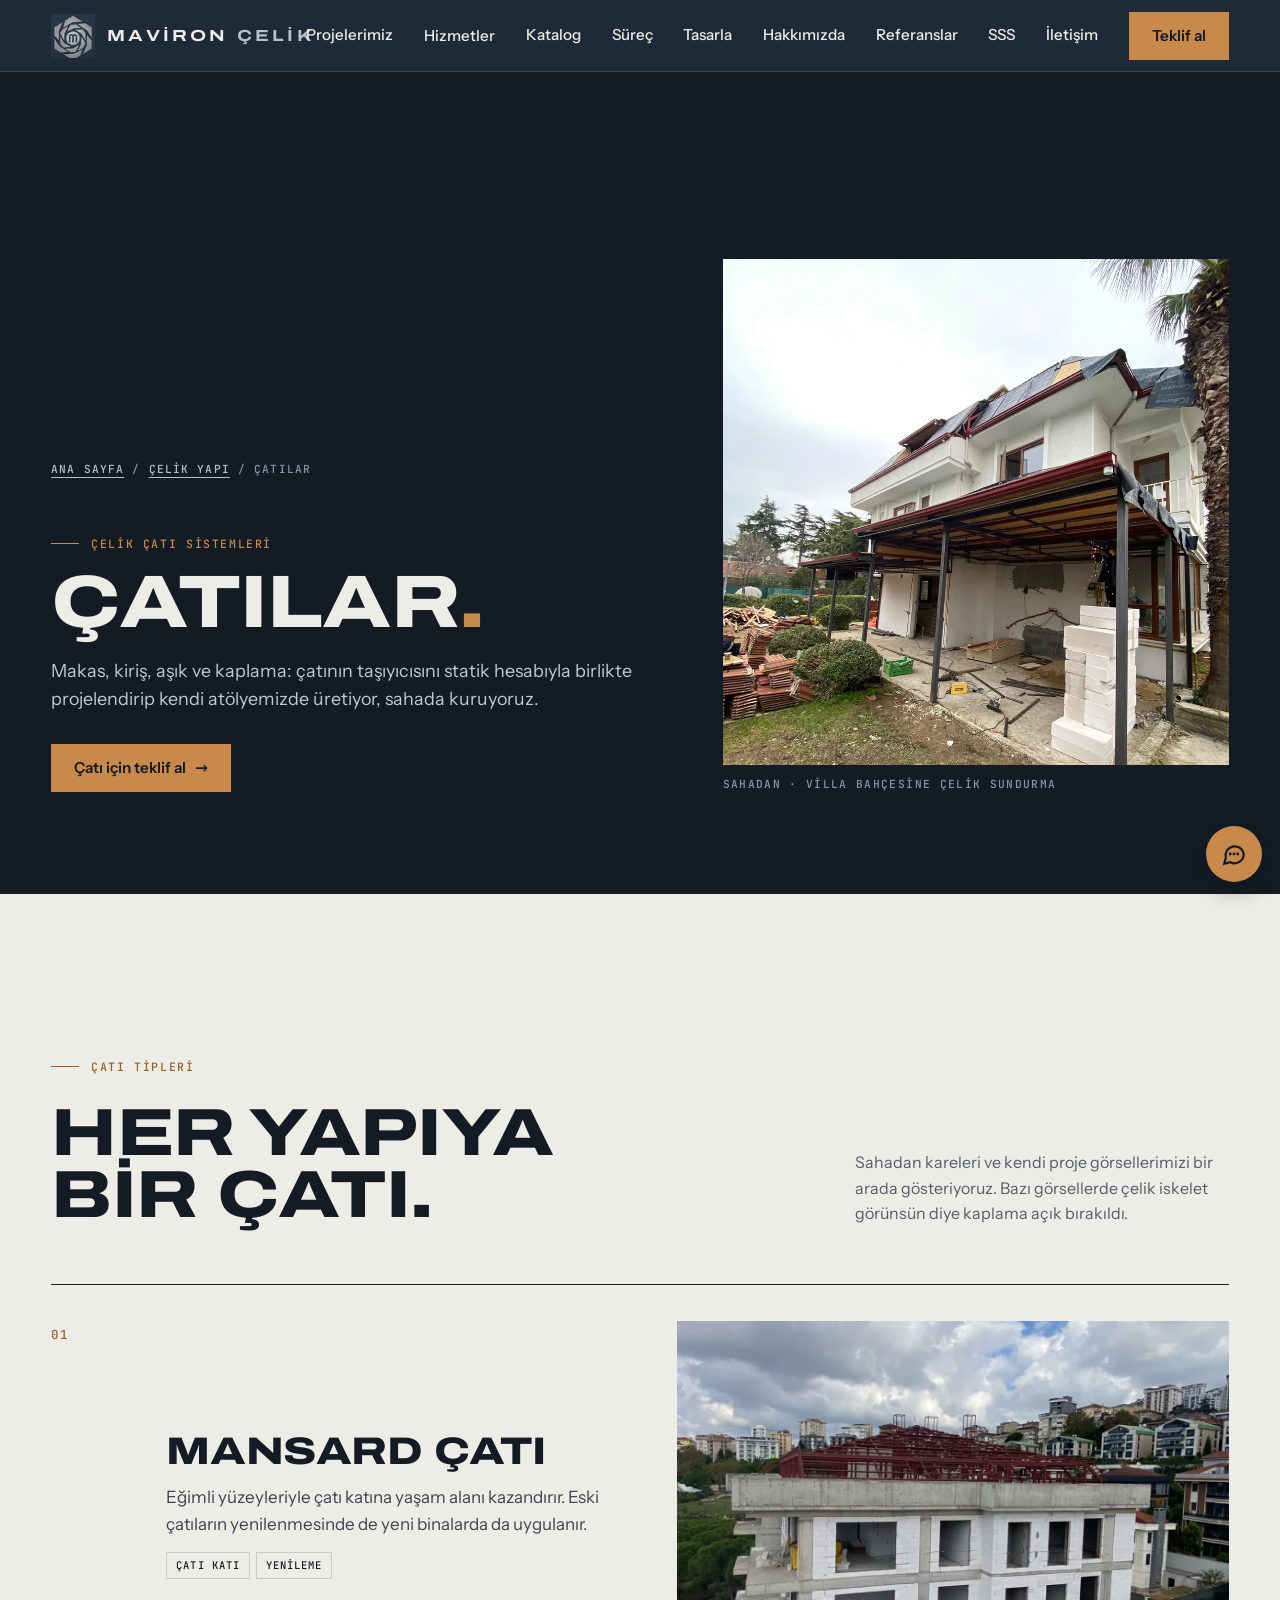
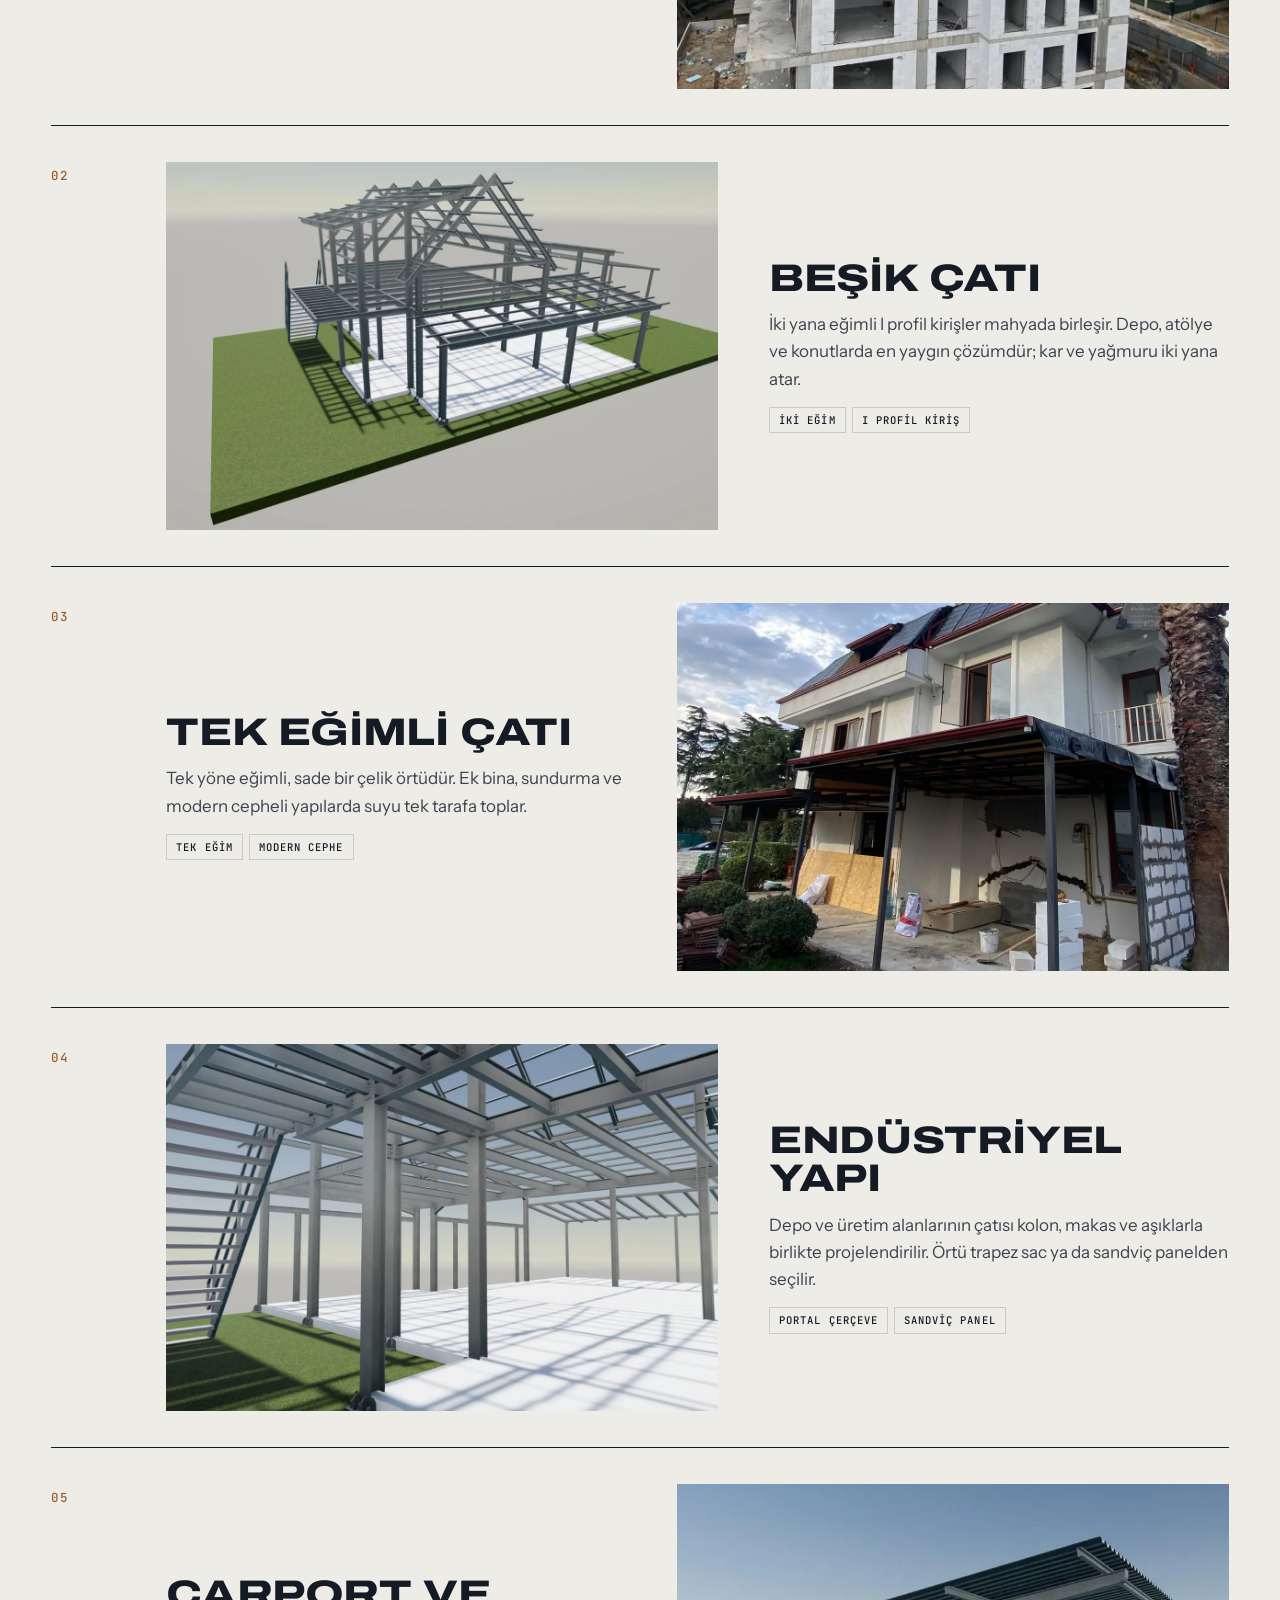
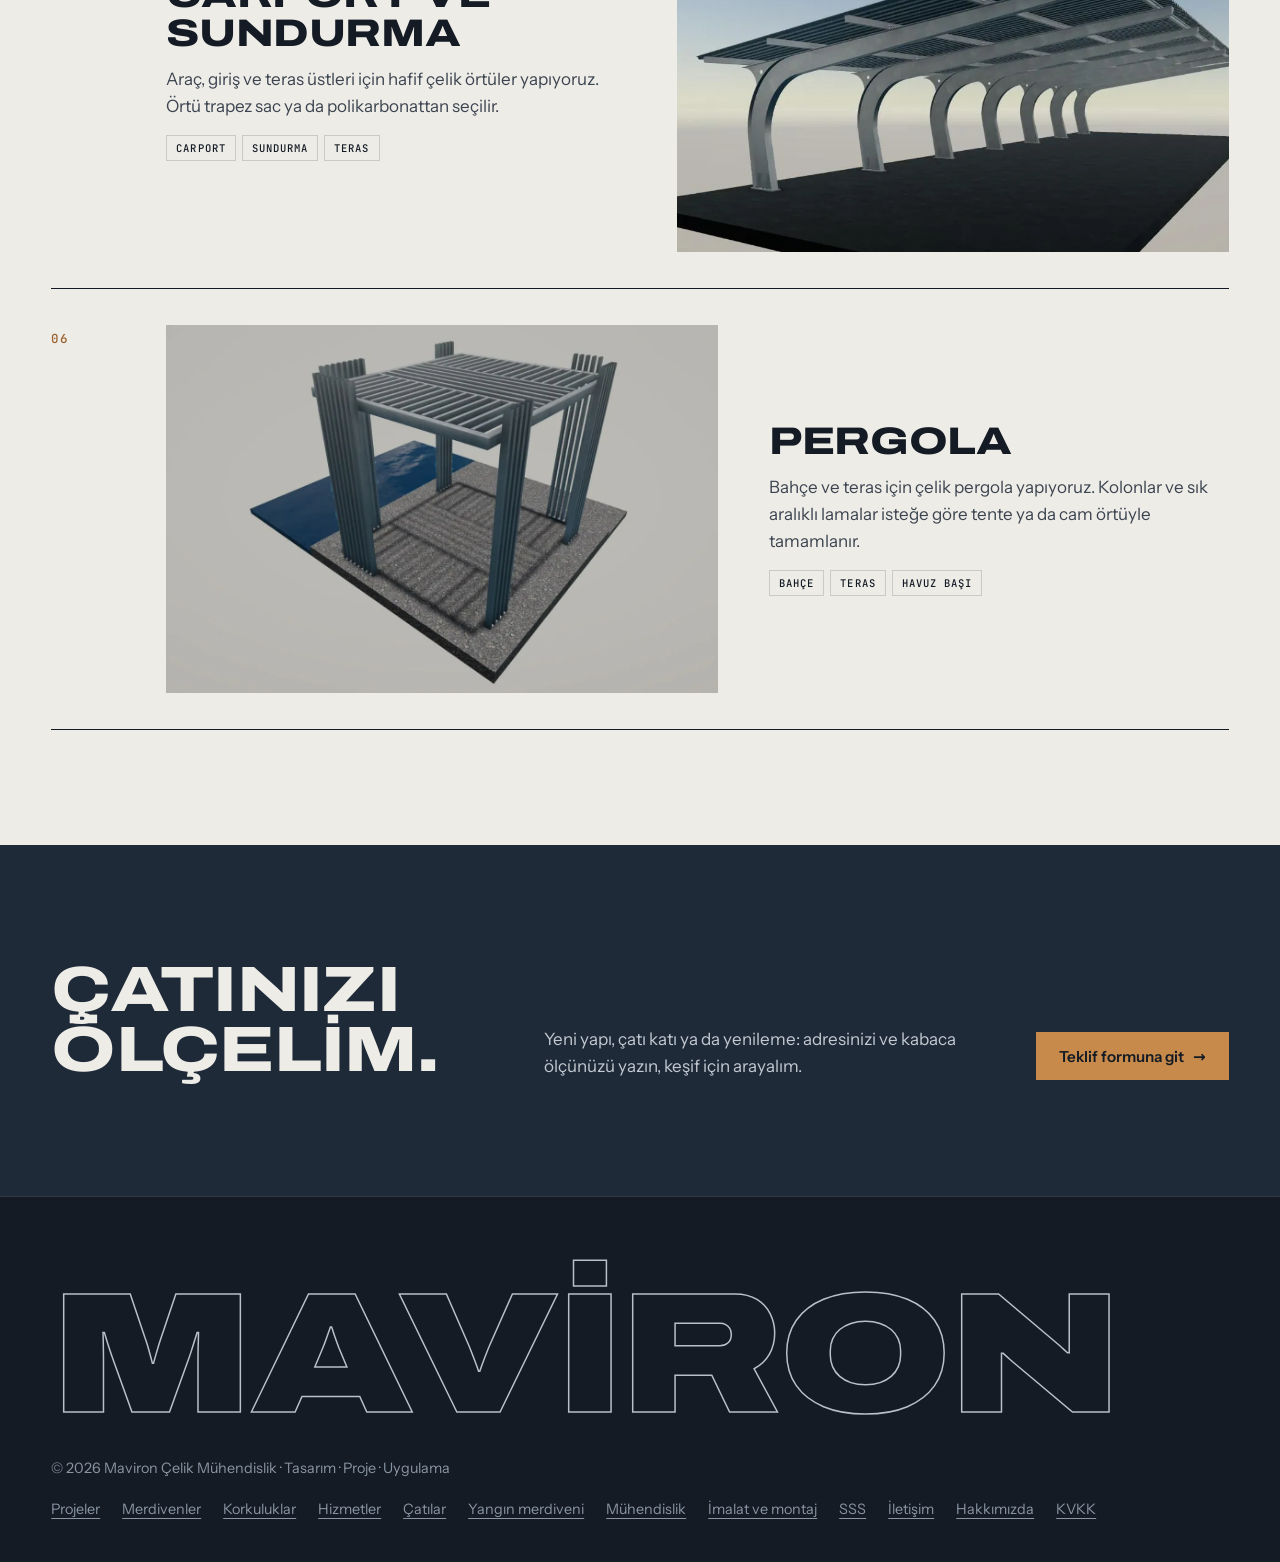
<file: catilar.html>
<!doctype html>
<html lang="tr">
<head>
<meta charset="utf-8">
<meta name="viewport" content="width=device-width, initial-scale=1">
<title>Çelik Çatı Sistemleri | Maviron Çelik</title>
<meta name="description" content="Mansard, beşik ve tek eğimli çelik çatı, endüstriyel yapı, carport ve sundurma. Çelik konstrüksiyon proje, üretim ve montaj tek elden. 0536 377 33 70">
<meta name="theme-color" content="#141b25">
<link rel="icon" type="image/png" sizes="32x32" href="img/favicon-32.png">
<link rel="apple-touch-icon" href="img/apple-touch-icon.png">
<link rel="canonical" href="https://mavironcelik.com.tr/catilar.html">
<meta property="og:type" content="website">
<meta property="og:url" content="https://mavironcelik.com.tr/catilar.html">
<meta property="og:site_name" content="Maviron Çelik Mühendislik">
<meta property="og:locale" content="tr_TR">
<meta property="og:title" content="Çelik Çatı Sistemleri | Maviron Çelik">
<meta property="og:description" content="Mansard, beşik ve tek eğimli çelik çatı, endüstriyel yapı, carport ve sundurma. Çelik konstrüksiyon proje, üretim ve montaj tek elden. 0536 377 33 70">
<meta property="og:image" content="https://mavironcelik.com.tr/img/catilar/besik.webp">
<meta property="og:image:alt" content="Beşik çatılı çelik konstrüksiyon yapı">
<meta name="twitter:card" content="summary_large_image">
<meta name="twitter:title" content="Çelik Çatı Sistemleri | Maviron Çelik">
<meta name="twitter:description" content="Mansard, beşik ve tek eğimli çelik çatı, endüstriyel yapı, carport ve sundurma. Çelik konstrüksiyon proje, üretim ve montaj tek elden. 0536 377 33 70">
<meta name="twitter:image" content="https://mavironcelik.com.tr/img/catilar/besik.webp">
<link rel="preload" href="fonts/archivo-latin.woff2" as="font" type="font/woff2" crossorigin>
<link rel="preload" href="fonts/instrument-sans-latin.woff2" as="font" type="font/woff2" crossorigin>
<link rel="stylesheet" href="css/site.css?v=31">
<script src="js/nav.js?v=3" defer></script>
</head>
<body class="subpage">
<a class="skip" href="#ana">İçeriğe geç</a>

<header class="site-header">
  <a class="brand" href="index.html" aria-label="Maviron Çelik ana sayfa"><img src="img/mark.webp" width="128" height="128" alt=""><span><b>Maviron</b> Çelik</span></a>
  <button class="menu-toggle" aria-expanded="false" aria-controls="nav" aria-label="Menüyü aç">
    <svg viewBox="0 0 24 24" fill="none" stroke="currentColor" stroke-width="2" stroke-linecap="square" aria-hidden="true"><path d="M3 7h18M3 12h18M3 17h12"/></svg>
  </button>
  <nav class="nav" id="nav" aria-label="Ana menü">
    <a href="projeler.html">Projelerimiz</a>
    <div class="nav__group long">
      <a href="index.html#hizmetler">Hizmetler</a>
      <div class="nav__sub">
        <a href="mimari-celik.html">Mimari çelik uygulamalar</a>
        <a href="celik-yapi.html">Çelik yapı sistemleri</a>
        <a href="muhendislik.html">Mühendislik ve projelendirme</a>
        <a href="imalat-montaj.html">İmalat ve montaj</a>
      </div>
    </div>
    <a class="long" href="katalog/Maviron-Celik-Katalog-2026.pdf" target="_blank" rel="noopener" type="application/pdf">Katalog</a>
    <a class="long" href="index.html#surec">Süreç</a>
    <a href="index.html#tasarla">Tasarla</a>
    <a class="long xl" href="hakkimizda.html">Hakkımızda</a>
    <a class="long xl" href="index.html#referanslar">Referanslar</a>
    <a href="index.html#sss">SSS</a>
    <a href="index.html#iletisim">İletişim</a>
    <a class="btn" href="index.html#teklif">Teklif al</a>
  </nav>
</header>

<main id="ana">
  <section class="page-hero page-hero--split" aria-labelledby="page-title">
    <div>
    <nav class="crumbs mono" aria-label="Konum"><a href="index.html">Ana sayfa</a> / <a href="celik-yapi.html">Çelik yapı</a> / <span aria-current="page">Çatılar</span></nav>
    <p class="eyebrow">Çelik çatı sistemleri</p>
    <h1 class="page-hero__title wide" id="page-title">Çatılar<em>.</em></h1>
    <p class="page-hero__lede">Makas, kiriş, aşık ve kaplama: çatının taşıyıcısını statik hesabıyla birlikte projelendirip kendi atölyemizde üretiyor, sahada kuruyoruz.</p>
    <div class="page-hero__actions"><a class="btn" href="index.html?is=%C3%87at%C4%B1#teklif">Çatı için teklif al <span class="arrow" aria-hidden="true">→</span></a></div>
    </div>
    <figure class="page-hero__figure">
      <img src="img/yapi/sundurma.webp" width="1000" height="1000" fetchpriority="high" alt="Montaj sırasında bir villanın bahçe cephesi boyunca kurulan, kare profil kolonlu çelik sundurma çatısı">
      <figcaption class="mono">Sahadan · villa bahçesine çelik sundurma</figcaption>
    </figure>
  </section>

  <section class="rails" aria-labelledby="roofs-title">
    <div class="section-head">
      <div>
        <p class="eyebrow">Çatı tipleri</p>
        <h2 class="section-title wide" id="roofs-title">Her yapıya<br>bir çatı.</h2>
      </div>
      <p class="section-note">Sahadan kareleri ve kendi proje görsellerimizi bir arada gösteriyoruz. Bazı görsellerde çelik iskelet görünsün diye kaplama açık bırakıldı.</p>
    </div>
    <ol class="rails__list">
      <li class="rail"><span class="rail__n mono">01</span><div><h3 class="wide">Mansard çatı</h3><p>Eğimli yüzeyleriyle çatı katına yaşam alanı kazandırır. Eski çatıların yenilenmesinde de yeni binalarda da uygulanır.</p><ul><li>Çatı katı</li><li>Yenileme</li></ul></div><img src="img/yapi/kafes-saha.webp" width="1200" height="800" loading="lazy" alt="Çelik kolonlar üzerinde üçgen çatı makasları ve aşıklarıyla kurulmuş konut iskeletinin proje görseli"></li>
      <li class="rail"><span class="rail__n mono">02</span><div><h3 class="wide">Beşik çatı</h3><p>İki yana eğimli I profil kirişler mahyada birleşir. Depo, atölye ve konutlarda en yaygın çözümdür; kar ve yağmuru iki yana atar.</p><ul><li>İki eğim</li><li>I profil kiriş</li></ul></div><img src="img/yapi/besik.webp" width="1200" height="800" loading="lazy" alt="Beşik çatı makasları, verandası ve dış merdiveniyle çelik karkas konutun proje görseli"></li>
      <li class="rail"><span class="rail__n mono">03</span><div><h3 class="wide">Tek eğimli çatı</h3><p>Tek yöne eğimli, sade bir çelik örtüdür. Ek bina, sundurma ve modern cepheli yapılarda suyu tek tarafa toplar.</p><ul><li>Tek eğim</li><li>Modern cephe</li></ul></div><img src="img/yapi/tek-egim.webp" width="1200" height="800" loading="lazy" alt="Villanın bahçe cephesinde, kare profil kolonlara oturan tek eğimli çelik sundurma çatısı"></li>
      <li class="rail"><span class="rail__n mono">04</span><div><h3 class="wide">Endüstriyel yapı</h3><p>Depo ve üretim alanlarının çatısı kolon, makas ve aşıklarla birlikte projelendirilir. Örtü trapez sac ya da sandviç panelden seçilir.</p><ul><li>Portal çerçeve</li><li>Sandviç panel</li></ul></div><img src="img/yapi/endustri-genis.webp" width="1200" height="800" loading="lazy" alt="Sık çelik kolonlar, kirişler ve çatı aşıklarıyla kurulmuş geniş açıklıklı çelik yapı iskeletinin proje görseli"></li>
      <li class="rail"><span class="rail__n mono">05</span><div><h3 class="wide">Carport ve sundurma</h3><p>Araç, giriş ve teras üstleri için hafif çelik örtüler yapıyoruz. Örtü trapez sac ya da polikarbonattan seçilir.</p><ul><li>Carport</li><li>Sundurma</li><li>Teras</li></ul></div><img src="img/yapi/carport-egri.webp" width="900" height="900" loading="lazy" alt="Eğri galvaniz çelik kolonlar üzerinde trapez sac örtülü, sıra halinde çok araçlık carport görselleştirmesi"></li>
      <li class="rail"><span class="rail__n mono">06</span><div><h3 class="wide">Pergola</h3><p>Bahçe ve teras için çelik pergola yapıyoruz. Kolonlar ve sık aralıklı lamalar isteğe göre tente ya da cam örtüyle tamamlanır.</p><ul><li>Bahçe</li><li>Teras</li><li>Havuz başı</li></ul></div><img src="img/yapi/pergola.webp" width="1200" height="800" loading="lazy" alt="Dikey lama kolonlar üzerinde sık yatay lamalı, havuz kenarında duran çelik pergola görselleştirmesi"></li>
    </ol>
  </section>

  <section class="page-cta" aria-labelledby="cta-title">
    <h2 class="wide" id="cta-title">Çatınızı<br>ölçelim.</h2>
    <p>Yeni yapı, çatı katı ya da yenileme: adresinizi ve kabaca ölçünüzü yazın, keşif için arayalım.</p>
    <a class="btn" href="index.html?is=%C3%87at%C4%B1#teklif">Teklif formuna git <span class="arrow" aria-hidden="true">→</span></a>
  </section>
</main>

<footer class="site-footer">
  <p class="site-footer__mark" aria-hidden="true">MAVİRON</p>
  <div class="site-footer__row">
    <span>© 2026 Maviron Çelik Mühendislik · Tasarım · Proje · Uygulama</span>
    <nav aria-label="Alt menü">
      <a href="projeler.html">Projeler</a>
      <a href="mimari-celik.html">Merdivenler</a>
      <a href="mimari-celik.html#korkuluklar">Korkuluklar</a>
      <a href="index.html#hizmetler">Hizmetler</a>
      <a href="catilar.html" aria-current="page">Çatılar</a>
      <a href="yangin-merdiveni.html">Yangın merdiveni</a>
      <a href="muhendislik.html">Mühendislik</a>
      <a href="imalat-montaj.html">İmalat ve montaj</a>
      <a href="index.html#sss">SSS</a>
      <a href="index.html#iletisim">İletişim</a>
      <a href="hakkimizda.html">Hakkımızda</a>
      <a href="kvkk.html">KVKK</a>
    </nav>
  </div>
</footer>

<!-- quick contact, bottom right; Facebook is a placeholder until the page exists -->
<div class="fab" aria-label="Hızlı iletişim" role="group">
  <button type="button" class="fab__toggle" aria-expanded="false" aria-controls="fab-list" aria-label="Hızlı iletişimi aç"><svg class="fab__chat" viewBox="0 0 24 24" fill="none" stroke="currentColor" stroke-width="2" stroke-linecap="round" aria-hidden="true"><path d="M21 12a8.5 8.5 0 0 1-12.4 7.6L3 21l1.4-5.4A8.5 8.5 0 1 1 21 12z"/><path d="M8.5 12h.01M12 12h.01M15.5 12h.01" stroke-width="2.6"/></svg><svg class="fab__x" viewBox="0 0 24 24" fill="none" stroke="currentColor" stroke-width="2.2" stroke-linecap="round" aria-hidden="true"><path d="M6 6l12 12M18 6L6 18"/></svg></button>
  <div class="fab__list" id="fab-list">
  <a class="fab__btn fab__btn--wa" href="https://wa.me/905363773370" target="_blank" rel="noopener" aria-label="WhatsApp'tan yazın"><svg viewBox="0 0 24 24" fill="currentColor" aria-hidden="true"><path d="M12 2a10 10 0 0 0-8.6 15.1L2 22l5-1.3A10 10 0 1 0 12 2zm0 18.2a8.2 8.2 0 0 1-4.2-1.2l-.3-.2-3 .8.8-2.9-.2-.3A8.2 8.2 0 1 1 12 20.2zm4.5-6.1c-.2-.1-1.5-.7-1.7-.8s-.4-.1-.6.1-.6.8-.8 1-.3.2-.5.1a6.7 6.7 0 0 1-3.3-2.9c-.3-.4.2-.4.6-1.3.1-.2 0-.3 0-.4l-.8-1.8c-.2-.5-.4-.4-.6-.4h-.5a1 1 0 0 0-.7.3 3 3 0 0 0-.9 2.2 5.2 5.2 0 0 0 1.1 2.7 11.8 11.8 0 0 0 4.5 4c1.7.7 2.3.8 3.2.6a2.7 2.7 0 0 0 1.8-1.3 2.2 2.2 0 0 0 .1-1.3c0-.1-.2-.2-.5-.3z"/></svg></a>
  <a class="fab__btn" href="https://www.instagram.com/mavironcelik/" target="_blank" rel="noopener" aria-label="Instagram: @mavironcelik"><svg viewBox="0 0 24 24" fill="none" stroke="currentColor" stroke-width="2" aria-hidden="true"><rect x="3" y="3" width="18" height="18" rx="5"/><circle cx="12" cy="12" r="4"/><circle cx="17.5" cy="6.5" r="1" fill="currentColor" stroke="none"/></svg></a>
  <a class="fab__btn" href="tel:+905363773370" aria-label="Telefonla arayın: 0536 377 33 70"><svg viewBox="0 0 24 24" fill="currentColor" aria-hidden="true"><path d="M6.6 10.8a15.1 15.1 0 0 0 6.6 6.6l2.2-2.2a1 1 0 0 1 1-.25 11.4 11.4 0 0 0 3.6.57 1 1 0 0 1 1 1V20a1 1 0 0 1-1 1A17 17 0 0 1 3 4a1 1 0 0 1 1-1h3.5a1 1 0 0 1 1 1c0 1.25.2 2.45.57 3.57a1 1 0 0 1-.25 1z"/></svg></a>
  <span class="fab__btn is-disabled" aria-disabled="true" role="img" aria-label="Facebook (yakında)" title="Facebook · yakında"><svg viewBox="0 0 24 24" fill="currentColor" aria-hidden="true"><path d="M13.5 21v-7.5h2.5l.4-3h-2.9V8.6c0-.9.25-1.5 1.5-1.5h1.5V4.4a20 20 0 0 0-2.2-.1c-2.2 0-3.7 1.3-3.7 3.8v2.4H8.1v3h2.5V21z"/></svg></span>
  </div>
</div>

</body>
</html>
</file>
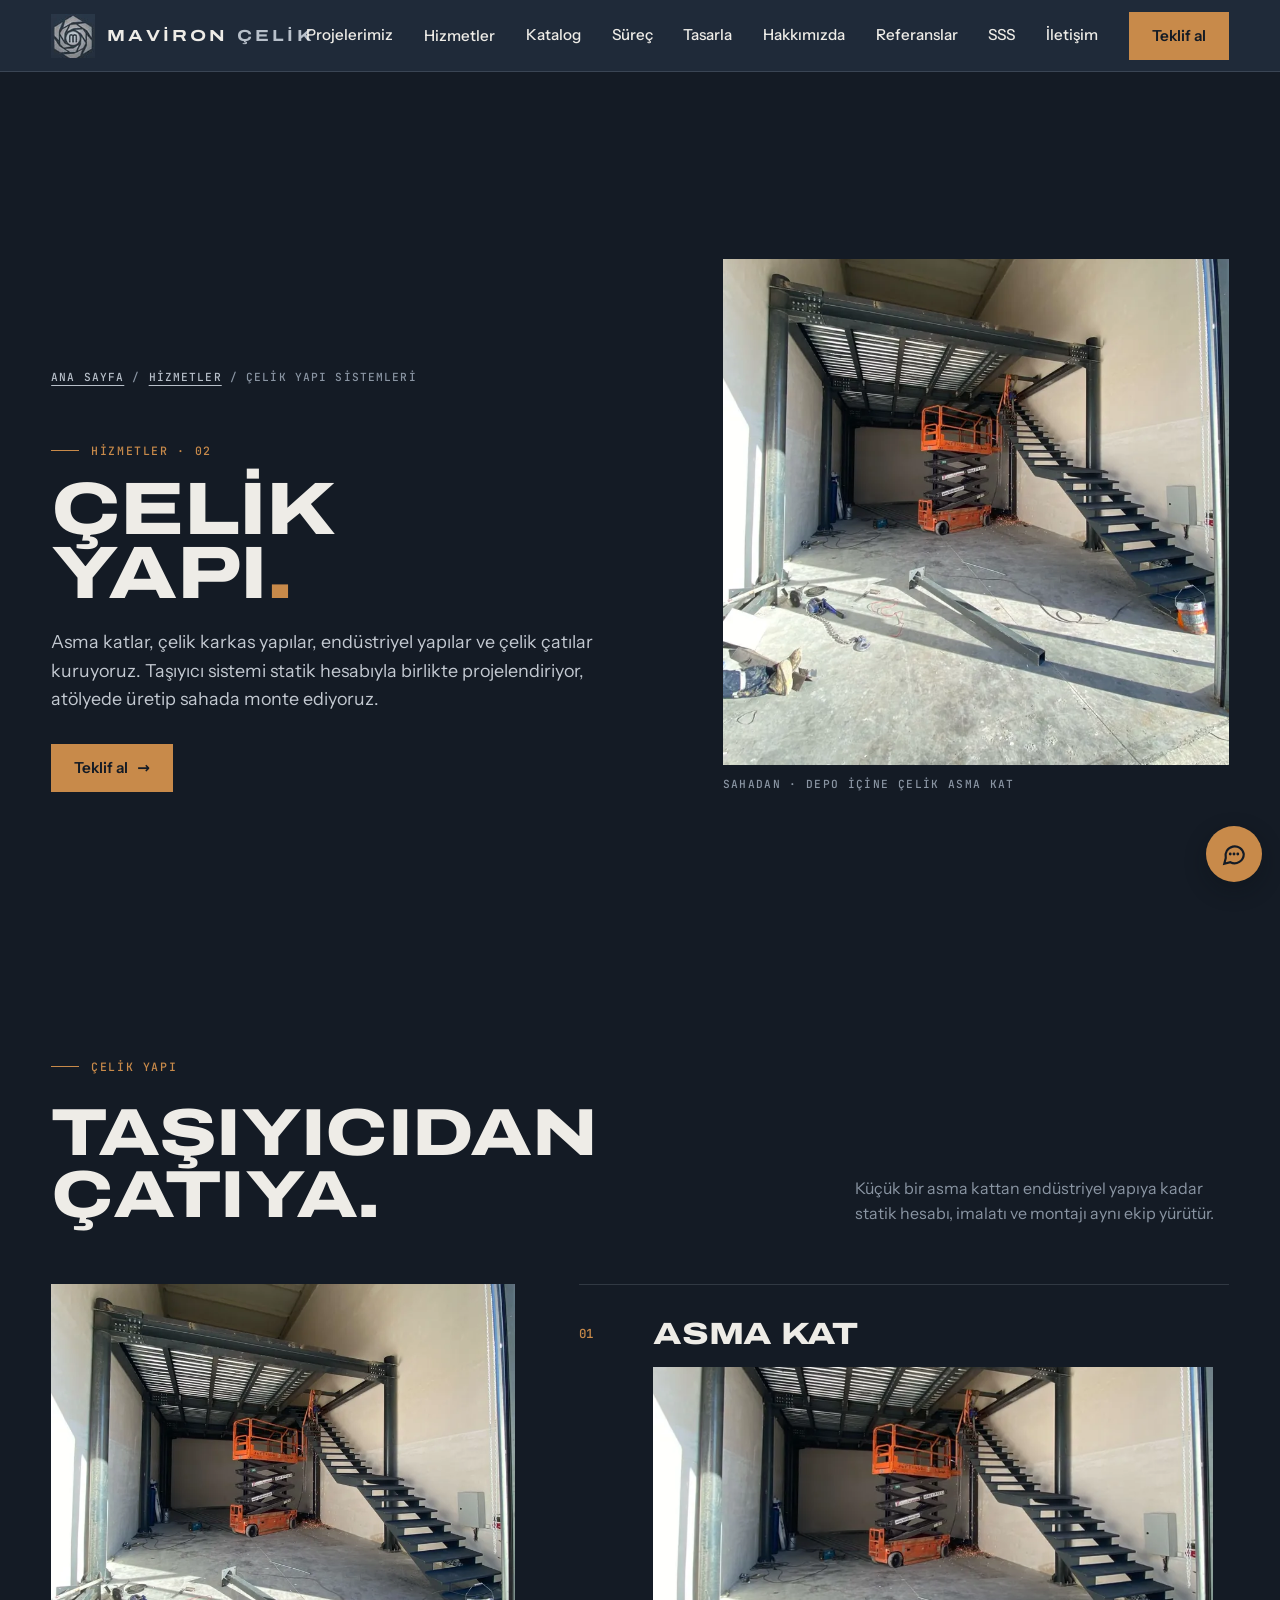
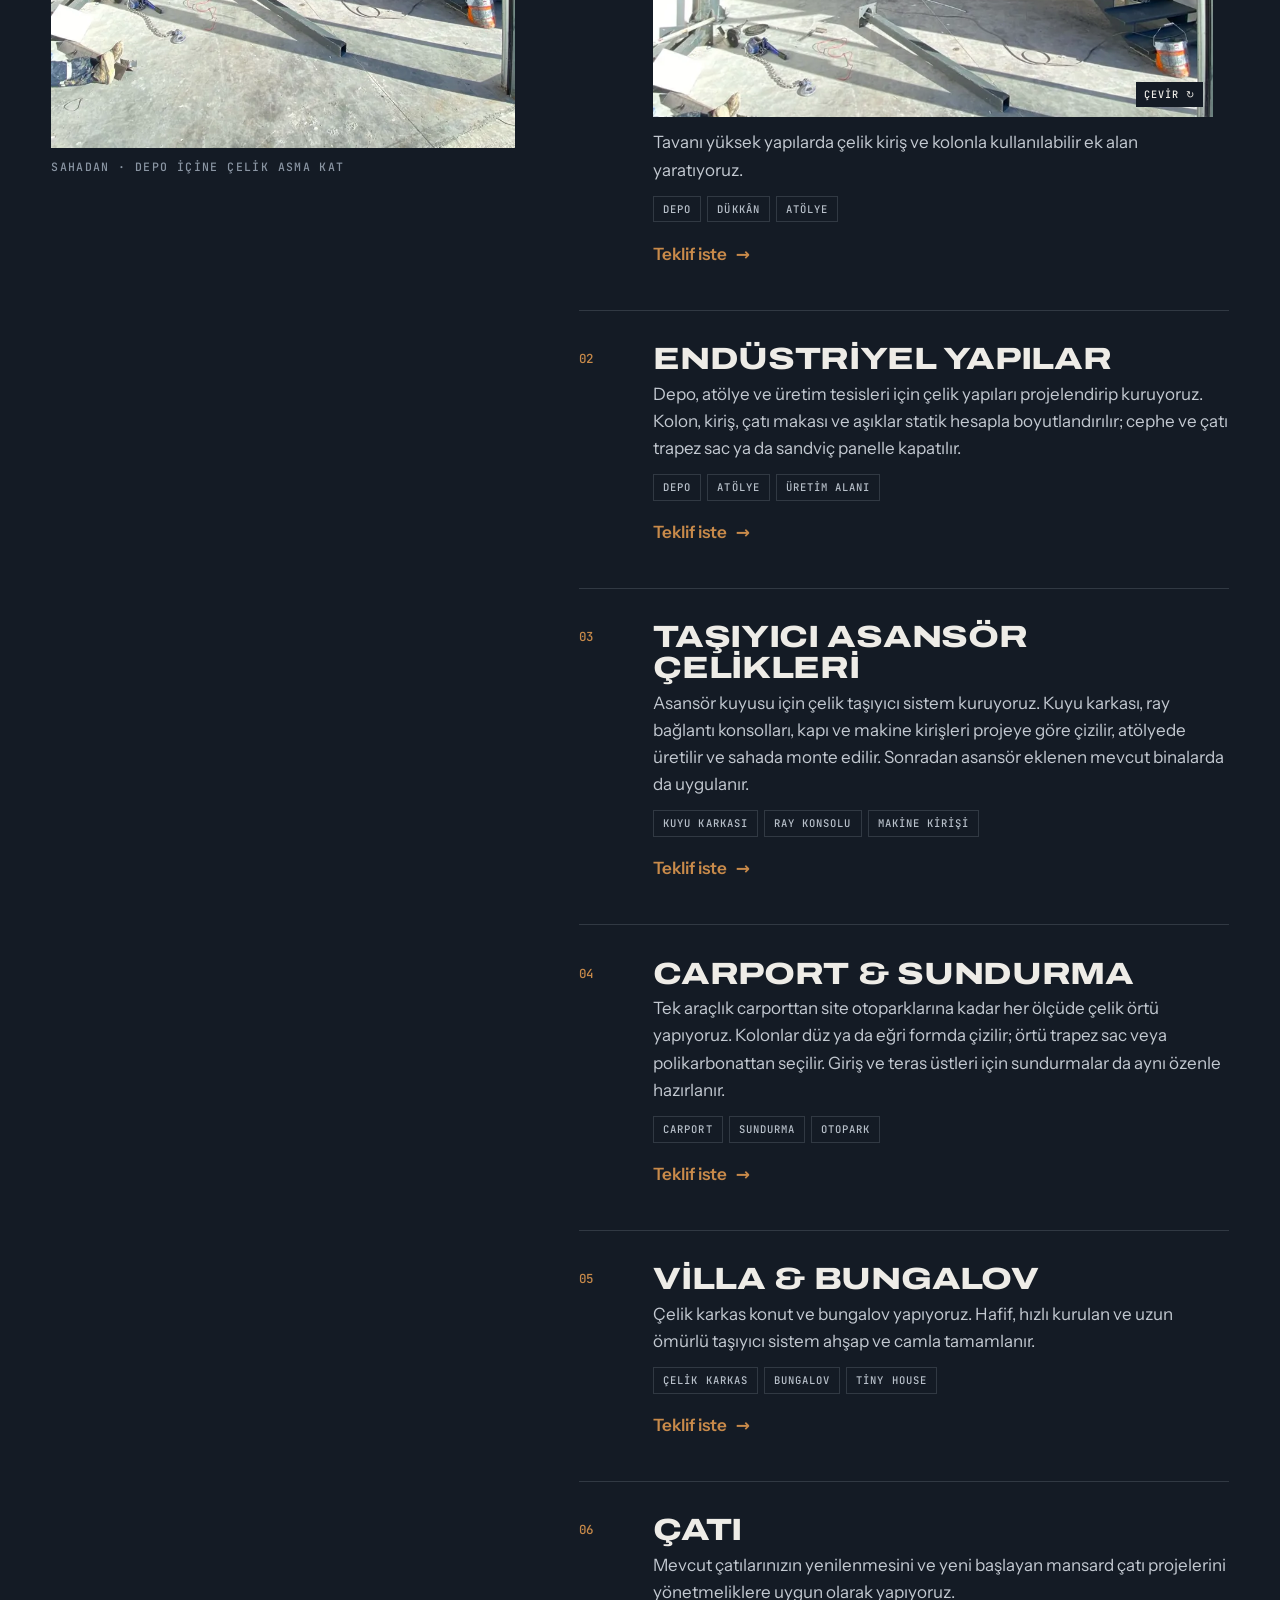
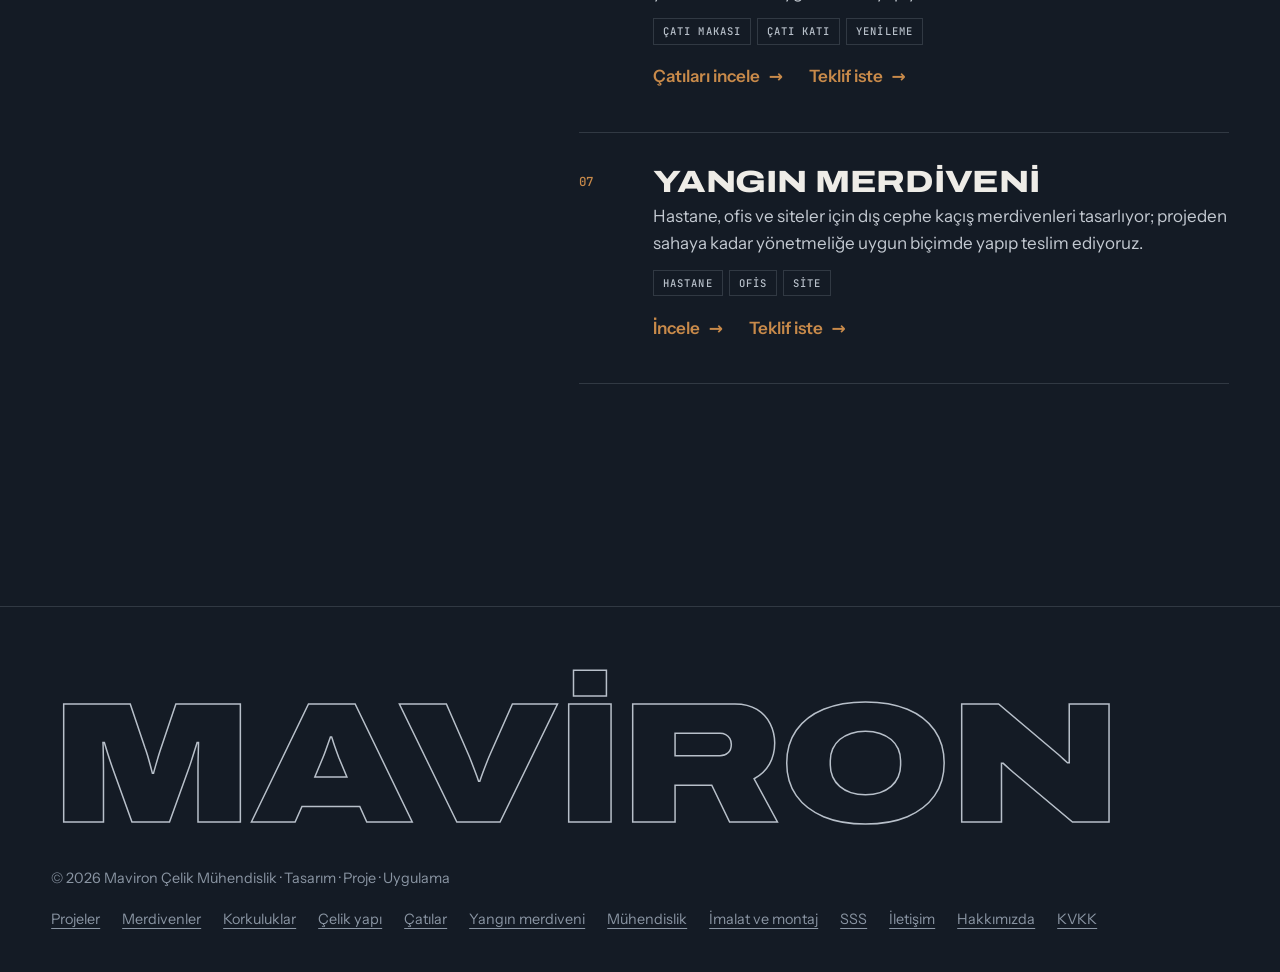
<file: celik-yapi.html>
<!doctype html>
<html lang="tr">
<head>
<meta charset="utf-8">
<meta name="viewport" content="width=device-width, initial-scale=1">
<title>Çelik Yapı Sistemleri ve Asma Kat | Maviron Çelik</title>
<meta name="description" content="Asma kat sistemleri, çelik karkas ve endüstriyel çelik yapılar, çelik çatı, carport, taşıyıcı asansör çelikleri ve yangın merdiveni: projeden montaja.">
<meta name="theme-color" content="#141b25">
<link rel="icon" type="image/png" sizes="32x32" href="img/favicon-32.png">
<link rel="apple-touch-icon" href="img/apple-touch-icon.png">
<link rel="canonical" href="https://mavironcelik.com.tr/celik-yapi.html">
<meta property="og:type" content="website">
<meta property="og:url" content="https://mavironcelik.com.tr/celik-yapi.html">
<meta property="og:site_name" content="Maviron Çelik Mühendislik">
<meta property="og:locale" content="tr_TR">
<meta property="og:title" content="Çelik Yapı Sistemleri ve Asma Kat | Maviron Çelik">
<meta property="og:description" content="Asma kat sistemleri, çelik karkas ve endüstriyel çelik yapılar, çelik çatı, carport, taşıyıcı asansör çelikleri ve yangın merdiveni: projeden montaja.">
<meta property="og:image" content="https://mavironcelik.com.tr/img/yapi/asmakat-saha.webp">
<meta property="og:image:alt" content="Montaj sırasında çelik konstrüksiyon asma kat ve çelik merdiven">
<meta name="twitter:card" content="summary_large_image">
<meta name="twitter:title" content="Çelik Yapı Sistemleri ve Asma Kat | Maviron Çelik">
<meta name="twitter:description" content="Asma kat sistemleri, çelik karkas ve endüstriyel çelik yapılar, çelik çatı, carport, taşıyıcı asansör çelikleri ve yangın merdiveni: projeden montaja.">
<meta name="twitter:image" content="https://mavironcelik.com.tr/img/yapi/asmakat-saha.webp">
<link rel="preload" href="fonts/archivo-latin.woff2" as="font" type="font/woff2" crossorigin>
<link rel="preload" href="fonts/instrument-sans-latin.woff2" as="font" type="font/woff2" crossorigin>
<link rel="stylesheet" href="css/site.css?v=31">
<script src="js/nav.js?v=3" defer></script>
</head>
<body class="subpage">
<a class="skip" href="#ana">İçeriğe geç</a>

<header class="site-header">
  <a class="brand" href="index.html" aria-label="Maviron Çelik ana sayfa"><img src="img/mark.webp" width="128" height="128" alt=""><span><b>Maviron</b> Çelik</span></a>
  <button class="menu-toggle" aria-expanded="false" aria-controls="nav" aria-label="Menüyü aç">
    <svg viewBox="0 0 24 24" fill="none" stroke="currentColor" stroke-width="2" stroke-linecap="square" aria-hidden="true"><path d="M3 7h18M3 12h18M3 17h12"/></svg>
  </button>
  <nav class="nav" id="nav" aria-label="Ana menü">
    <a href="projeler.html">Projelerimiz</a>
    <div class="nav__group long">
      <a href="index.html#hizmetler">Hizmetler</a>
      <div class="nav__sub">
        <a href="mimari-celik.html">Mimari çelik uygulamalar</a>
        <a href="celik-yapi.html" aria-current="page">Çelik yapı sistemleri</a>
        <a href="muhendislik.html">Mühendislik ve projelendirme</a>
        <a href="imalat-montaj.html">İmalat ve montaj</a>
      </div>
    </div>
    <a class="long" href="katalog/Maviron-Celik-Katalog-2026.pdf" target="_blank" rel="noopener" type="application/pdf">Katalog</a>
    <a class="long" href="index.html#surec">Süreç</a>
    <a href="index.html#tasarla">Tasarla</a>
    <a class="long xl" href="hakkimizda.html">Hakkımızda</a>
    <a class="long xl" href="index.html#referanslar">Referanslar</a>
    <a href="index.html#sss">SSS</a>
    <a href="index.html#iletisim">İletişim</a>
    <a class="btn" href="index.html#teklif">Teklif al</a>
  </nav>
</header>

<main id="ana">
  <section class="page-hero page-hero--split" aria-labelledby="page-title">
    <div>
    <nav class="crumbs mono" aria-label="Konum"><a href="index.html">Ana sayfa</a> / <a href="index.html#hizmetler">Hizmetler</a> / <span aria-current="page">Çelik yapı sistemleri</span></nav>
    <p class="eyebrow">Hizmetler · 02</p>
    <h1 class="page-hero__title wide" id="page-title">Çelik<br>yapı<em>.</em></h1>
    <p class="page-hero__lede">Asma katlar, çelik karkas yapılar, endüstriyel yapılar ve çelik çatılar kuruyoruz. Taşıyıcı sistemi statik hesabıyla birlikte projelendiriyor, atölyede üretip sahada monte ediyoruz.</p>
    <div class="page-hero__actions"><a class="btn" href="index.html?is=End%C3%BCstriyel%20%C3%A7elik%20yap%C4%B1#teklif">Teklif al <span class="arrow" aria-hidden="true">→</span></a></div>
    </div>
    <figure class="page-hero__figure">
      <img src="img/yapi/asmakat-saha.webp" width="800" height="800" fetchpriority="high" alt="Montaj sırasında depo içinde I profil kolon ve kirişli, trapez sac döşemeli çelik asma kat">
      <figcaption class="mono">Sahadan · depo içine çelik asma kat</figcaption>
    </figure>
  </section>

  <!-- HİZMETLER — from the Instagram bio: endüstriyel çelik yapılar, asma kat, villa, bungalov, çatı, merdiven -->
  <section class="services" id="yapilar" aria-labelledby="services-title">
    <div class="section-head" data-reveal>
      <div>
        <p class="eyebrow">Çelik yapı</p>
        <h2 class="section-title wide" id="services-title">Taşıyıcıdan<br>çatıya.</h2>
      </div>
      <p class="section-note">Küçük bir asma kattan endüstriyel yapıya kadar statik hesabı, imalatı ve montajı aynı ekip yürütür.</p>
    </div>


    <div class="services__body">
      <figure class="services__visual" data-reveal>
        <img id="svc-photo" src="img/yapi/asmakat-saha.webp" width="800" height="800" loading="lazy" alt="Montaj sırasında depo içinde: I profil kolon ve kirişli, trapez sac döşemeli çelik asma kat ve tek kollu çelik merdiveni">
        <figcaption class="mono" id="svc-caption">Sahadan · depo içine çelik asma kat</figcaption>
      </figure>

      <div>
        <article class="service" id="asma-kat" data-reveal data-photo="img/yapi/asmakat-saha.webp" data-caption="Sahadan · depo içine çelik asma kat" data-alt="Montaj sırasında depo içinde: I profil kolon ve kirişli, trapez sac döşemeli çelik asma kat ve tek kollu çelik merdiveni">
          <span class="service__n">01</span>
          <h3 class="wide">Asma kat</h3>
          <div class="flip">
            <button type="button" class="flip__card" aria-pressed="false" aria-label="Asma kat kartını çevir">
              <span class="flip__face flip__front"><img src="img/yapi/asmakat-saha.webp" width="800" height="800" loading="lazy" alt="Montaj sırasında çelik konstrüksiyon asma kat: cıvatalı çelik kirişler, trapez sac döşeme ve asma kata çıkan çelik merdiven"><span class="flip__hint mono">Çevir ↻</span></span>
              <span class="flip__face flip__back">
                <b>Çelik asma kat</b>
                <span>I profil kiriş ve kolonlardan çelik iskelet, üzerine ahşap, betopan ya da trapez sac üstü beton döşeme. Kenarları cam veya metal korkulukla kapanır, çıkışı bir çelik merdivenle verilir.</span>
                <span class="flip__spec mono">Kiriş · kolon · döşeme · korkuluk · merdiven</span>
                <span class="flip__hint mono">Geri çevir ↺</span>
              </span>
            </button>
          </div>
          <p>Tavanı yüksek yapılarda çelik kiriş ve kolonla kullanılabilir ek alan yaratıyoruz.</p>
          <ul><li>Depo</li><li>Dükkân</li><li>Atölye</li></ul>
          <a class="service__cta" href="index.html?is=Asma%20kat#teklif" data-quote="Asma kat">Teklif iste <span aria-hidden="true">→</span></a>
        </article>
        <article class="service" id="endustriyel" data-reveal data-photo="img/yapi/endustri.webp" data-caption="Proje görseli · çelik yapı iskeleti" data-alt="Sık çelik kolonlar, kirişler ve çatı aşıklarıyla kurulmuş geniş açıklıklı çelik yapı iskeletinin proje görseli">
          <span class="service__n">02</span>
          <h3 class="wide">Endüstriyel yapılar</h3>
          <img class="service__img" src="img/yapi/endustri.webp" width="800" height="800" loading="lazy" alt="Sık çelik kolonlar, kirişler ve çatı aşıklarıyla kurulmuş geniş açıklıklı çelik yapı iskeletinin proje görseli">
          <p>Depo, atölye ve üretim tesisleri için çelik yapıları projelendirip kuruyoruz. Kolon, kiriş, çatı makası ve aşıklar statik hesapla boyutlandırılır; cephe ve çatı trapez sac ya da sandviç panelle kapatılır.</p>
          <ul><li>Depo</li><li>Atölye</li><li>Üretim alanı</li></ul>
          <a class="service__cta" href="index.html?is=End%C3%BCstriyel%20%C3%A7elik%20yap%C4%B1#teklif" data-quote="Endüstriyel çelik yapı">Teklif iste <span aria-hidden="true">→</span></a>
        </article>
        <article class="service" id="asansor" data-reveal data-photo="img/foto/asansor-3.webp" data-caption="Sahadan · Fikirtepe, taşıyıcı asansör çelikleri" data-alt="Fikirtepe: asansör kuyusu boyunca sıralanan siyah çelik kolonlar ve kuşak kirişler">
          <span class="service__n">03</span>
          <h3 class="wide">Taşıyıcı asansör çelikleri</h3>
          <img class="service__img" src="img/foto/asansor-3.webp" width="900" height="1200" loading="lazy" alt="Fikirtepe: asansör kuyusu boyunca sıralanan siyah çelik kolonlar ve kuşak kirişler">
          <p>Asansör kuyusu için çelik taşıyıcı sistem kuruyoruz. Kuyu karkası, ray bağlantı konsolları, kapı ve makine kirişleri projeye göre çizilir, atölyede üretilir ve sahada monte edilir. Sonradan asansör eklenen mevcut binalarda da uygulanır.</p>
          <ul><li>Kuyu karkası</li><li>Ray konsolu</li><li>Makine kirişi</li></ul>
          <a class="service__cta" href="index.html?is=Ta%C5%9F%C4%B1y%C4%B1c%C4%B1%20asans%C3%B6r%20%C3%A7elikleri#teklif" data-quote="Taşıyıcı asansör çelikleri">Teklif iste <span aria-hidden="true">→</span></a>
        </article>
        <article class="service" id="carport" data-reveal data-photo="img/yapi/carport-egri.webp" data-caption="Proje görseli · çok araçlık carport" data-alt="Eğri galvaniz çelik kolonlar üzerinde trapez sac örtülü, sıra halinde çok araçlık carport görselleştirmesi">
          <span class="service__n">04</span>
          <h3 class="wide">Carport &amp; sundurma</h3>
          <img class="service__img" src="img/yapi/carport-egri.webp" width="900" height="900" loading="lazy" alt="Eğri galvaniz çelik kolonlar üzerinde trapez sac örtülü, sıra halinde çok araçlık carport görselleştirmesi">
          <p>Tek araçlık carporttan site otoparklarına kadar her ölçüde çelik örtü yapıyoruz. Kolonlar düz ya da eğri formda çizilir; örtü trapez sac veya polikarbonattan seçilir. Giriş ve teras üstleri için sundurmalar da aynı özenle hazırlanır.</p>
          <ul><li>Carport</li><li>Sundurma</li><li>Otopark</li></ul>
          <a class="service__cta" href="index.html?is=Carport%20/%20sundurma#teklif" data-quote="Carport / sundurma">Teklif iste <span aria-hidden="true">→</span></a>
        </article>
        <article class="service" id="villa" data-reveal data-photo="img/yapi/karkas-saha.webp" data-caption="Sahadan · çelik karkas yapı" data-alt="Yapım aşamasında iki katlı çelik karkas yapı: I profil kolon ve kirişler, döşemede duvar blokları">
          <span class="service__n">05</span>
          <h3 class="wide">Villa &amp; bungalov</h3>
          <img class="service__img" src="img/yapi/karkas-saha.webp" width="900" height="900" loading="lazy" alt="Yapım aşamasında iki katlı çelik karkas yapı: I profil kolon ve kirişler, döşemede duvar blokları">
          <p>Çelik karkas konut ve bungalov yapıyoruz. Hafif, hızlı kurulan ve uzun ömürlü taşıyıcı sistem ahşap ve camla tamamlanır.</p>
          <ul><li>Çelik karkas</li><li>Bungalov</li><li>Tiny house</li></ul>
          <a class="service__cta" href="index.html?is=Villa%20/%20bungalov#teklif" data-quote="Villa / bungalov">Teklif iste <span aria-hidden="true">→</span></a>
        </article>
        <article class="service" id="cati" data-reveal data-photo="img/yapi/cati-saha.webp" data-caption="Sahadan · konut binasına çelik çatı" data-alt="Beş katlı binanın teras katına kurulan kırmızı astar boyalı çelik kafes çatı makasları">
          <span class="service__n">06</span>
          <h3 class="wide">Çatı</h3>
          <img class="service__img" src="img/yapi/cati-saha.webp" width="800" height="800" loading="lazy" alt="Beş katlı binanın teras katına kurulan kırmızı astar boyalı çelik kafes çatı makasları">
          <p>Mevcut çatılarınızın yenilenmesini ve yeni başlayan mansard çatı projelerini yönetmeliklere uygun olarak yapıyoruz.</p>
          <ul><li>Çatı makası</li><li>Çatı katı</li><li>Yenileme</li></ul>
          <div class="service__links"><a class="service__cta" href="catilar.html">Çatıları incele <span aria-hidden="true">→</span></a><a class="service__cta" href="index.html?is=%C3%87at%C4%B1#teklif" data-quote="Çatı">Teklif iste <span aria-hidden="true">→</span></a></div>
        </article>
        <article class="service" id="yangin" data-reveal data-photo="img/yapi/yangin.webp" data-caption="Sahadan · dış cephe merdiveni montajı" data-alt="Montaj sırasında ticari bir binanın cephesine kurulan, çaprazlı çelik kule üzerinde sahanlıklı dış merdiven">
          <span class="service__n">07</span>
          <h3 class="wide">Yangın merdiveni</h3>
          <img class="service__img" src="img/yapi/yangin.webp" width="800" height="800" loading="lazy" alt="Montaj sırasında ticari bir binanın cephesine kurulan, çaprazlı çelik kule üzerinde sahanlıklı dış merdiven">
          <p>Hastane, ofis ve siteler için dış cephe kaçış merdivenleri tasarlıyor; projeden sahaya kadar yönetmeliğe uygun biçimde yapıp teslim ediyoruz.</p>
          <ul><li>Hastane</li><li>Ofis</li><li>Site</li></ul>
          <div class="service__links"><a class="service__cta" href="yangin-merdiveni.html">İncele <span aria-hidden="true">→</span></a><a class="service__cta" href="index.html?is=Yang%C4%B1n%20merdiveni#teklif" data-quote="Yangın merdiveni">Teklif iste <span aria-hidden="true">→</span></a></div>
        </article>
      </div>
    </div>
  </section>

</main>

<footer class="site-footer">
  <p class="site-footer__mark" aria-hidden="true">MAVİRON</p>
  <div class="site-footer__row">
    <span>© 2026 Maviron Çelik Mühendislik · Tasarım · Proje · Uygulama</span>
    <nav aria-label="Alt menü">
      <a href="projeler.html">Projeler</a>
      <a href="mimari-celik.html">Merdivenler</a>
      <a href="mimari-celik.html#korkuluklar">Korkuluklar</a>
      <a href="celik-yapi.html" aria-current="page">Çelik yapı</a>
      <a href="catilar.html">Çatılar</a>
      <a href="yangin-merdiveni.html">Yangın merdiveni</a>
      <a href="muhendislik.html">Mühendislik</a>
      <a href="imalat-montaj.html">İmalat ve montaj</a>
      <a href="index.html#sss">SSS</a>
      <a href="index.html#iletisim">İletişim</a>
      <a href="hakkimizda.html">Hakkımızda</a>
      <a href="kvkk.html">KVKK</a>
    </nav>
  </div>
</footer>

<!-- quick contact, bottom right; Facebook is a placeholder until the page exists -->
<div class="fab" aria-label="Hızlı iletişim" role="group">
  <button type="button" class="fab__toggle" aria-expanded="false" aria-controls="fab-list" aria-label="Hızlı iletişimi aç"><svg class="fab__chat" viewBox="0 0 24 24" fill="none" stroke="currentColor" stroke-width="2" stroke-linecap="round" aria-hidden="true"><path d="M21 12a8.5 8.5 0 0 1-12.4 7.6L3 21l1.4-5.4A8.5 8.5 0 1 1 21 12z"/><path d="M8.5 12h.01M12 12h.01M15.5 12h.01" stroke-width="2.6"/></svg><svg class="fab__x" viewBox="0 0 24 24" fill="none" stroke="currentColor" stroke-width="2.2" stroke-linecap="round" aria-hidden="true"><path d="M6 6l12 12M18 6L6 18"/></svg></button>
  <div class="fab__list" id="fab-list">
  <a class="fab__btn fab__btn--wa" href="https://wa.me/905363773370" target="_blank" rel="noopener" aria-label="WhatsApp'tan yazın"><svg viewBox="0 0 24 24" fill="currentColor" aria-hidden="true"><path d="M12 2a10 10 0 0 0-8.6 15.1L2 22l5-1.3A10 10 0 1 0 12 2zm0 18.2a8.2 8.2 0 0 1-4.2-1.2l-.3-.2-3 .8.8-2.9-.2-.3A8.2 8.2 0 1 1 12 20.2zm4.5-6.1c-.2-.1-1.5-.7-1.7-.8s-.4-.1-.6.1-.6.8-.8 1-.3.2-.5.1a6.7 6.7 0 0 1-3.3-2.9c-.3-.4.2-.4.6-1.3.1-.2 0-.3 0-.4l-.8-1.8c-.2-.5-.4-.4-.6-.4h-.5a1 1 0 0 0-.7.3 3 3 0 0 0-.9 2.2 5.2 5.2 0 0 0 1.1 2.7 11.8 11.8 0 0 0 4.5 4c1.7.7 2.3.8 3.2.6a2.7 2.7 0 0 0 1.8-1.3 2.2 2.2 0 0 0 .1-1.3c0-.1-.2-.2-.5-.3z"/></svg></a>
  <a class="fab__btn" href="https://www.instagram.com/mavironcelik/" target="_blank" rel="noopener" aria-label="Instagram: @mavironcelik"><svg viewBox="0 0 24 24" fill="none" stroke="currentColor" stroke-width="2" aria-hidden="true"><rect x="3" y="3" width="18" height="18" rx="5"/><circle cx="12" cy="12" r="4"/><circle cx="17.5" cy="6.5" r="1" fill="currentColor" stroke="none"/></svg></a>
  <a class="fab__btn" href="tel:+905363773370" aria-label="Telefonla arayın: 0536 377 33 70"><svg viewBox="0 0 24 24" fill="currentColor" aria-hidden="true"><path d="M6.6 10.8a15.1 15.1 0 0 0 6.6 6.6l2.2-2.2a1 1 0 0 1 1-.25 11.4 11.4 0 0 0 3.6.57 1 1 0 0 1 1 1V20a1 1 0 0 1-1 1A17 17 0 0 1 3 4a1 1 0 0 1 1-1h3.5a1 1 0 0 1 1 1c0 1.25.2 2.45.57 3.57a1 1 0 0 1-.25 1z"/></svg></a>
  <span class="fab__btn is-disabled" aria-disabled="true" role="img" aria-label="Facebook (yakında)" title="Facebook · yakında"><svg viewBox="0 0 24 24" fill="currentColor" aria-hidden="true"><path d="M13.5 21v-7.5h2.5l.4-3h-2.9V8.6c0-.9.25-1.5 1.5-1.5h1.5V4.4a20 20 0 0 0-2.2-.1c-2.2 0-3.7 1.3-3.7 3.8v2.4H8.1v3h2.5V21z"/></svg></span>
  </div>
</div>

<script>
  // Asma kat card: tap or press to turn it over
  document.querySelectorAll('.flip__card').forEach(card => card.addEventListener('click', () => {
    card.setAttribute('aria-pressed', card.getAttribute('aria-pressed') !== 'true');
  }));
  // Services: the sticky picture follows whichever row is closest to the middle of the screen
  const svcPhoto = document.getElementById('svc-photo'), svcCaption = document.getElementById('svc-caption');
  const svcVisual = svcPhoto.closest('figure'), svcRows = [...document.querySelectorAll('.service[data-photo]')];
  let svcWanted = svcRows[0], svcTimer = 0, svcQueued = false;
  const svcShow = el => {
    if (el === svcWanted) return;
    svcWanted = el;
    svcPhoto.classList.add('is-swapping');
    clearTimeout(svcTimer);
    svcTimer = setTimeout(() => {
      svcPhoto.onload = () => svcPhoto.classList.remove('is-swapping');
      svcPhoto.src = svcWanted.dataset.photo;
      svcPhoto.alt = svcWanted.dataset.alt;
      svcCaption.textContent = svcWanted.dataset.caption;
    }, 180);
  };
  const svcPick = () => {
    svcQueued = false;
    if (!svcVisual.offsetParent) return;           // hidden on narrow screens: rows carry their own pictures
    const mid = innerHeight / 2;
    let best = svcRows[0], bestD = Infinity;
    for (const r of svcRows) {
      const box = r.getBoundingClientRect(), d = Math.abs((box.top + box.bottom) / 2 - mid);
      if (d < bestD) { bestD = d; best = r; }
    }
    svcShow(best);
  };
  addEventListener('scroll', () => { if (!svcQueued) { svcQueued = true; requestAnimationFrame(svcPick); } }, { passive: true });
  // Scroll reveal; content stays visible without JS or with reduced motion
  if (!matchMedia('(prefers-reduced-motion: reduce)').matches && 'IntersectionObserver' in window) {
    const io = new IntersectionObserver(entries => entries.forEach(en => {
      if (en.isIntersecting) { en.target.classList.add('is-in'); io.unobserve(en.target); }
    }), { rootMargin: '0px 0px -10% 0px' });
    document.querySelectorAll('[data-reveal]').forEach(el => io.observe(el));
  }
</script>
</body>
</html>
</file>
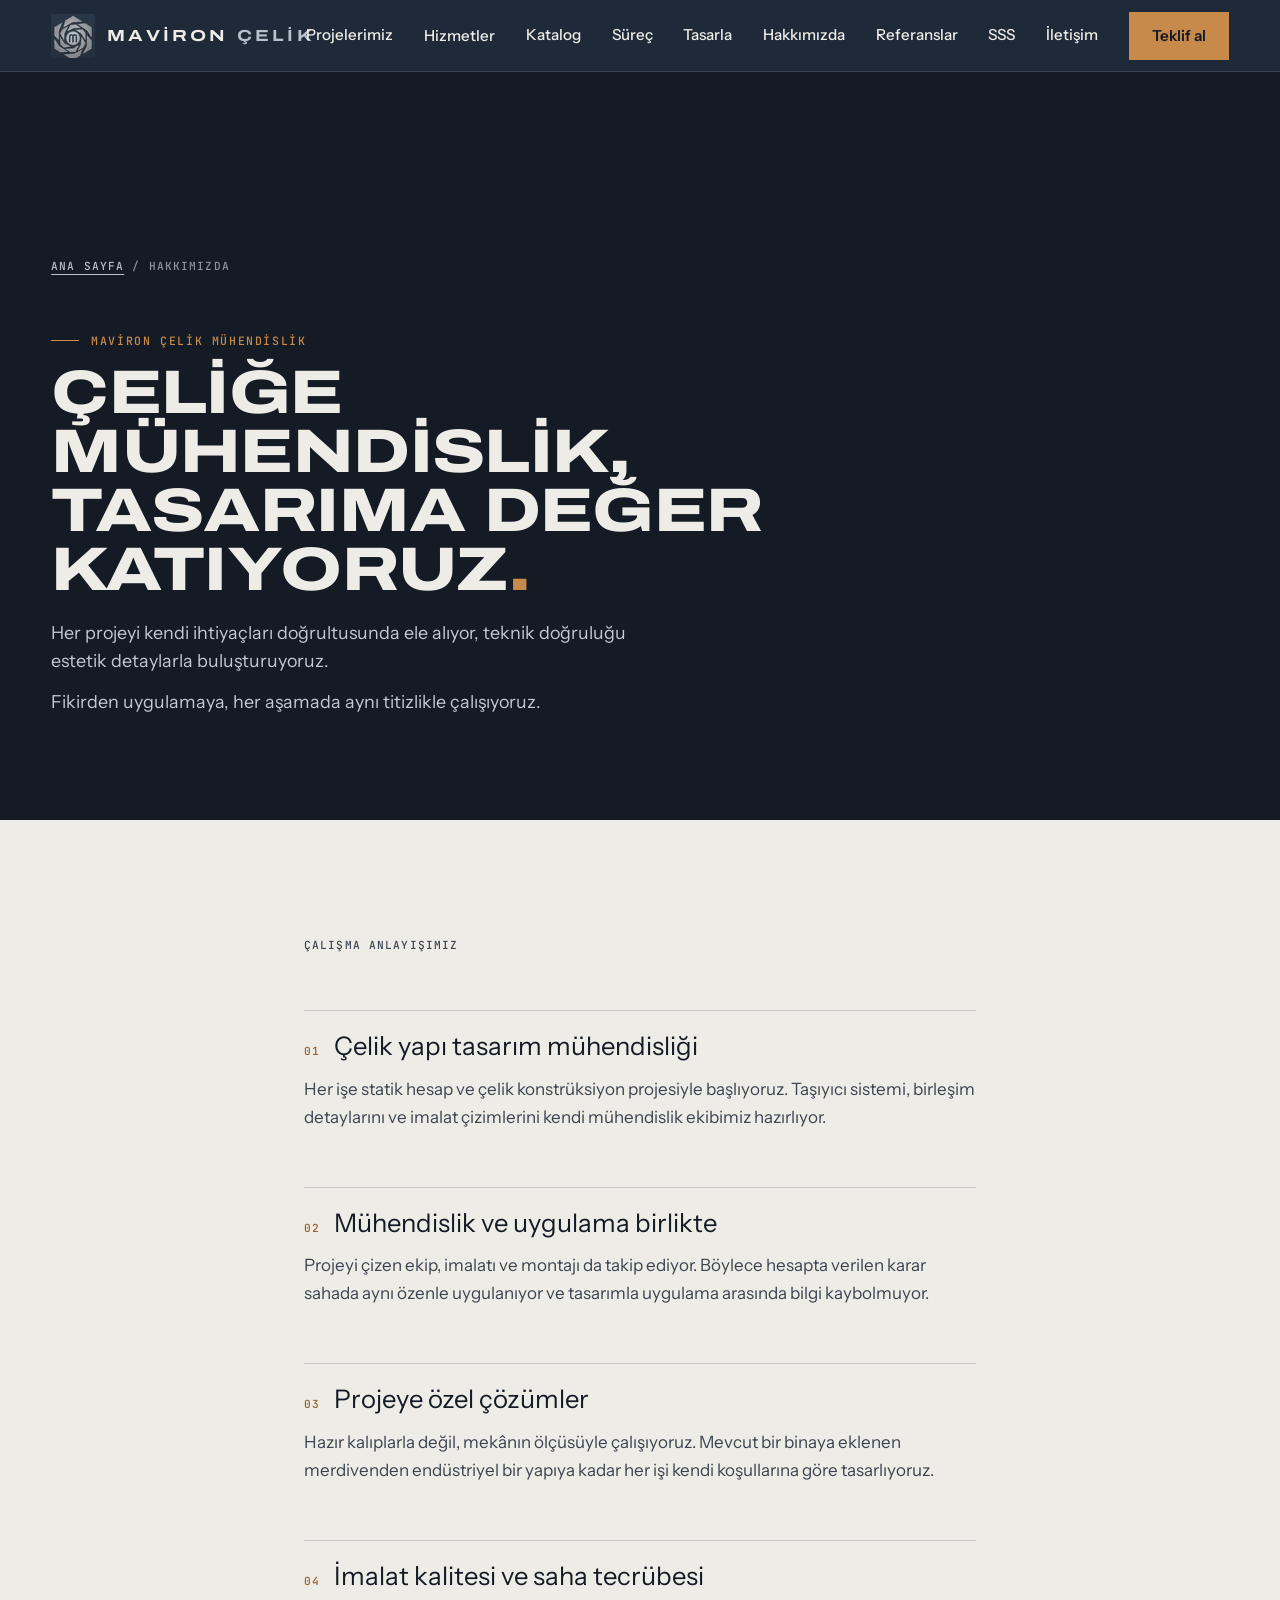
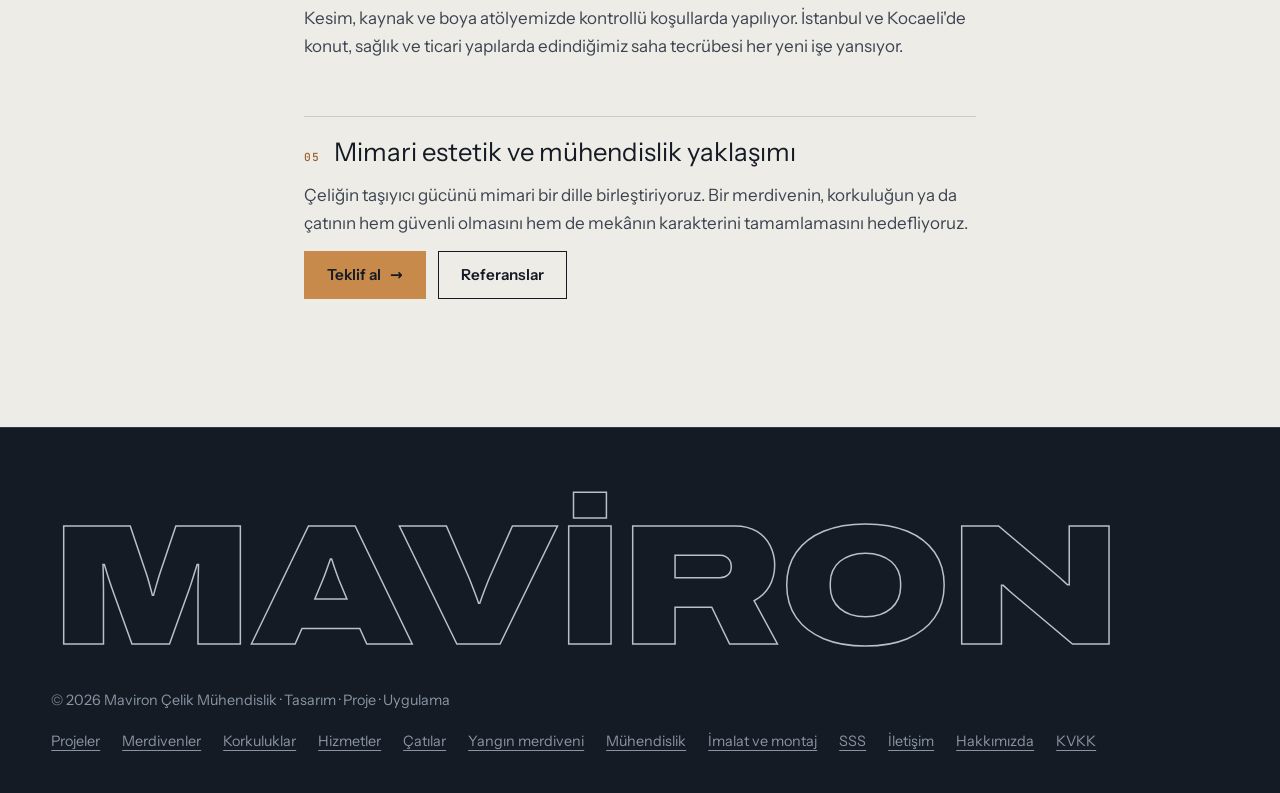
<file: hakkimizda.html>
<!doctype html>
<html lang="tr">
<head>
<meta charset="utf-8">
<meta name="viewport" content="width=device-width, initial-scale=1">
<title>Hakkımızda | Maviron Çelik Mühendislik</title>
<meta name="description" content="Maviron Çelik Mühendislik: çelik yapı ve mimari metal sistemlerde tasarım, mühendislik, imalat ve montajı tek çatı altında yürütüyoruz.">
<meta name="theme-color" content="#141b25">
<link rel="icon" type="image/png" sizes="32x32" href="img/favicon-32.png">
<link rel="apple-touch-icon" href="img/apple-touch-icon.png">
<link rel="canonical" href="https://mavironcelik.com.tr/hakkimizda.html">
<meta property="og:type" content="website">
<meta property="og:url" content="https://mavironcelik.com.tr/hakkimizda.html">
<meta property="og:site_name" content="Maviron Çelik Mühendislik">
<meta property="og:locale" content="tr_TR">
<meta property="og:title" content="Hakkımızda | Maviron Çelik Mühendislik">
<meta property="og:description" content="Maviron Çelik Mühendislik: çelik yapı ve mimari metal sistemlerde tasarım, mühendislik, imalat ve montajı tek çatı altında yürütüyoruz.">
<meta property="og:image" content="https://mavironcelik.com.tr/img/og.jpg">
<meta property="og:image:width" content="1200">
<meta property="og:image:height" content="630">
<meta property="og:image:alt" content="Çelik omurgalı, meşe basamaklı ve cam korkuluklu merdiven görselleştirmesi">
<meta name="twitter:card" content="summary_large_image">
<meta name="twitter:title" content="Hakkımızda | Maviron Çelik Mühendislik">
<meta name="twitter:description" content="Maviron Çelik Mühendislik: çelik yapı ve mimari metal sistemlerde tasarım, mühendislik, imalat ve montajı tek çatı altında yürütüyoruz.">
<meta name="twitter:image" content="https://mavironcelik.com.tr/img/og.jpg">
<link rel="preload" href="fonts/archivo-latin.woff2" as="font" type="font/woff2" crossorigin>
<link rel="preload" href="fonts/instrument-sans-latin.woff2" as="font" type="font/woff2" crossorigin>
<link rel="stylesheet" href="css/site.css?v=31">
<script src="js/nav.js?v=3" defer></script>
</head>
<body class="subpage">
<a class="skip" href="#ana">İçeriğe geç</a>

<header class="site-header">
  <a class="brand" href="index.html" aria-label="Maviron Çelik ana sayfa"><img src="img/mark.webp" width="128" height="128" alt=""><span><b>Maviron</b> Çelik</span></a>
  <button class="menu-toggle" aria-expanded="false" aria-controls="nav" aria-label="Menüyü aç">
    <svg viewBox="0 0 24 24" fill="none" stroke="currentColor" stroke-width="2" stroke-linecap="square" aria-hidden="true"><path d="M3 7h18M3 12h18M3 17h12"/></svg>
  </button>
  <nav class="nav" id="nav" aria-label="Ana menü">
    <a href="projeler.html">Projelerimiz</a>
    <div class="nav__group long">
      <a href="index.html#hizmetler">Hizmetler</a>
      <div class="nav__sub">
        <a href="mimari-celik.html">Mimari çelik uygulamalar</a>
        <a href="celik-yapi.html">Çelik yapı sistemleri</a>
        <a href="muhendislik.html">Mühendislik ve projelendirme</a>
        <a href="imalat-montaj.html">İmalat ve montaj</a>
      </div>
    </div>
    <a class="long" href="katalog/Maviron-Celik-Katalog-2026.pdf" target="_blank" rel="noopener" type="application/pdf">Katalog</a>
    <a class="long" href="index.html#surec">Süreç</a>
    <a href="index.html#tasarla">Tasarla</a>
    <a class="long xl" href="hakkimizda.html" aria-current="page">Hakkımızda</a>
    <a class="long xl" href="index.html#referanslar">Referanslar</a>
    <a href="index.html#sss">SSS</a>
    <a href="index.html#iletisim">İletişim</a>
    <a class="btn" href="index.html#teklif">Teklif al</a>
  </nav>
</header>

<main id="ana">
  <section class="page-hero page-hero--about" aria-labelledby="page-title">
    <nav class="crumbs mono" aria-label="Konum"><a href="index.html">Ana sayfa</a> / <span aria-current="page">Hakkımızda</span></nav>
    <p class="eyebrow">Maviron Çelik Mühendislik</p>
    <h1 class="page-hero__title wide" id="page-title">Çeliğe mühendislik,<br>tasarıma değer katıyoruz<em>.</em></h1>
    <p class="page-hero__lede">Her projeyi kendi ihtiyaçları doğrultusunda ele alıyor, teknik doğruluğu estetik detaylarla buluşturuyoruz.</p>
    <p class="page-hero__lede">Fikirden uygulamaya, her aşamada aynı titizlikle çalışıyoruz.</p>
  </section>

  <article class="legal about-page">
    <p class="legal__date mono">Çalışma anlayışımız</p>

    <section>
      <h2><span class="mono">01</span>Çelik yapı tasarım mühendisliği</h2>
      <p>Her işe statik hesap ve çelik konstrüksiyon projesiyle başlıyoruz. Taşıyıcı sistemi, birleşim detaylarını ve imalat çizimlerini kendi mühendislik ekibimiz hazırlıyor.</p>
    </section>

    <section>
      <h2><span class="mono">02</span>Mühendislik ve uygulama birlikte</h2>
      <p>Projeyi çizen ekip, imalatı ve montajı da takip ediyor. Böylece hesapta verilen karar sahada aynı özenle uygulanıyor ve tasarımla uygulama arasında bilgi kaybolmuyor.</p>
    </section>

    <section>
      <h2><span class="mono">03</span>Projeye özel çözümler</h2>
      <p>Hazır kalıplarla değil, mekânın ölçüsüyle çalışıyoruz. Mevcut bir binaya eklenen merdivenden endüstriyel bir yapıya kadar her işi kendi koşullarına göre tasarlıyoruz.</p>
    </section>

    <section>
      <h2><span class="mono">04</span>İmalat kalitesi ve saha tecrübesi</h2>
      <p>Kesim, kaynak ve boya atölyemizde kontrollü koşullarda yapılıyor. İstanbul ve Kocaeli'de konut, sağlık ve ticari yapılarda edindiğimiz saha tecrübesi her yeni işe yansıyor.</p>
    </section>

    <section>
      <h2><span class="mono">05</span>Mimari estetik ve mühendislik yaklaşımı</h2>
      <p>Çeliğin taşıyıcı gücünü mimari bir dille birleştiriyoruz. Bir merdivenin, korkuluğun ya da çatının hem güvenli olmasını hem de mekânın karakterini tamamlamasını hedefliyoruz.</p>
    </section>

    <p class="about-page__cta"><a class="btn" href="index.html#teklif">Teklif al <span class="arrow" aria-hidden="true">→</span></a><a class="btn btn--ghost" href="index.html#referanslar">Referanslar</a></p>
  </article>
</main>

<footer class="site-footer">
  <p class="site-footer__mark" aria-hidden="true">MAVİRON</p>
  <div class="site-footer__row">
    <span>© 2026 Maviron Çelik Mühendislik · Tasarım · Proje · Uygulama</span>
    <nav aria-label="Alt menü">
      <a href="projeler.html">Projeler</a>
      <a href="mimari-celik.html">Merdivenler</a>
      <a href="mimari-celik.html#korkuluklar">Korkuluklar</a>
      <a href="index.html#hizmetler">Hizmetler</a>
      <a href="catilar.html">Çatılar</a>
      <a href="yangin-merdiveni.html">Yangın merdiveni</a>
      <a href="muhendislik.html">Mühendislik</a>
      <a href="imalat-montaj.html">İmalat ve montaj</a>
      <a href="index.html#sss">SSS</a>
      <a href="index.html#iletisim">İletişim</a>
      <a href="hakkimizda.html" aria-current="page">Hakkımızda</a>
      <a href="kvkk.html">KVKK</a>
    </nav>
  </div>
</footer>

</body>
</html>
</file>
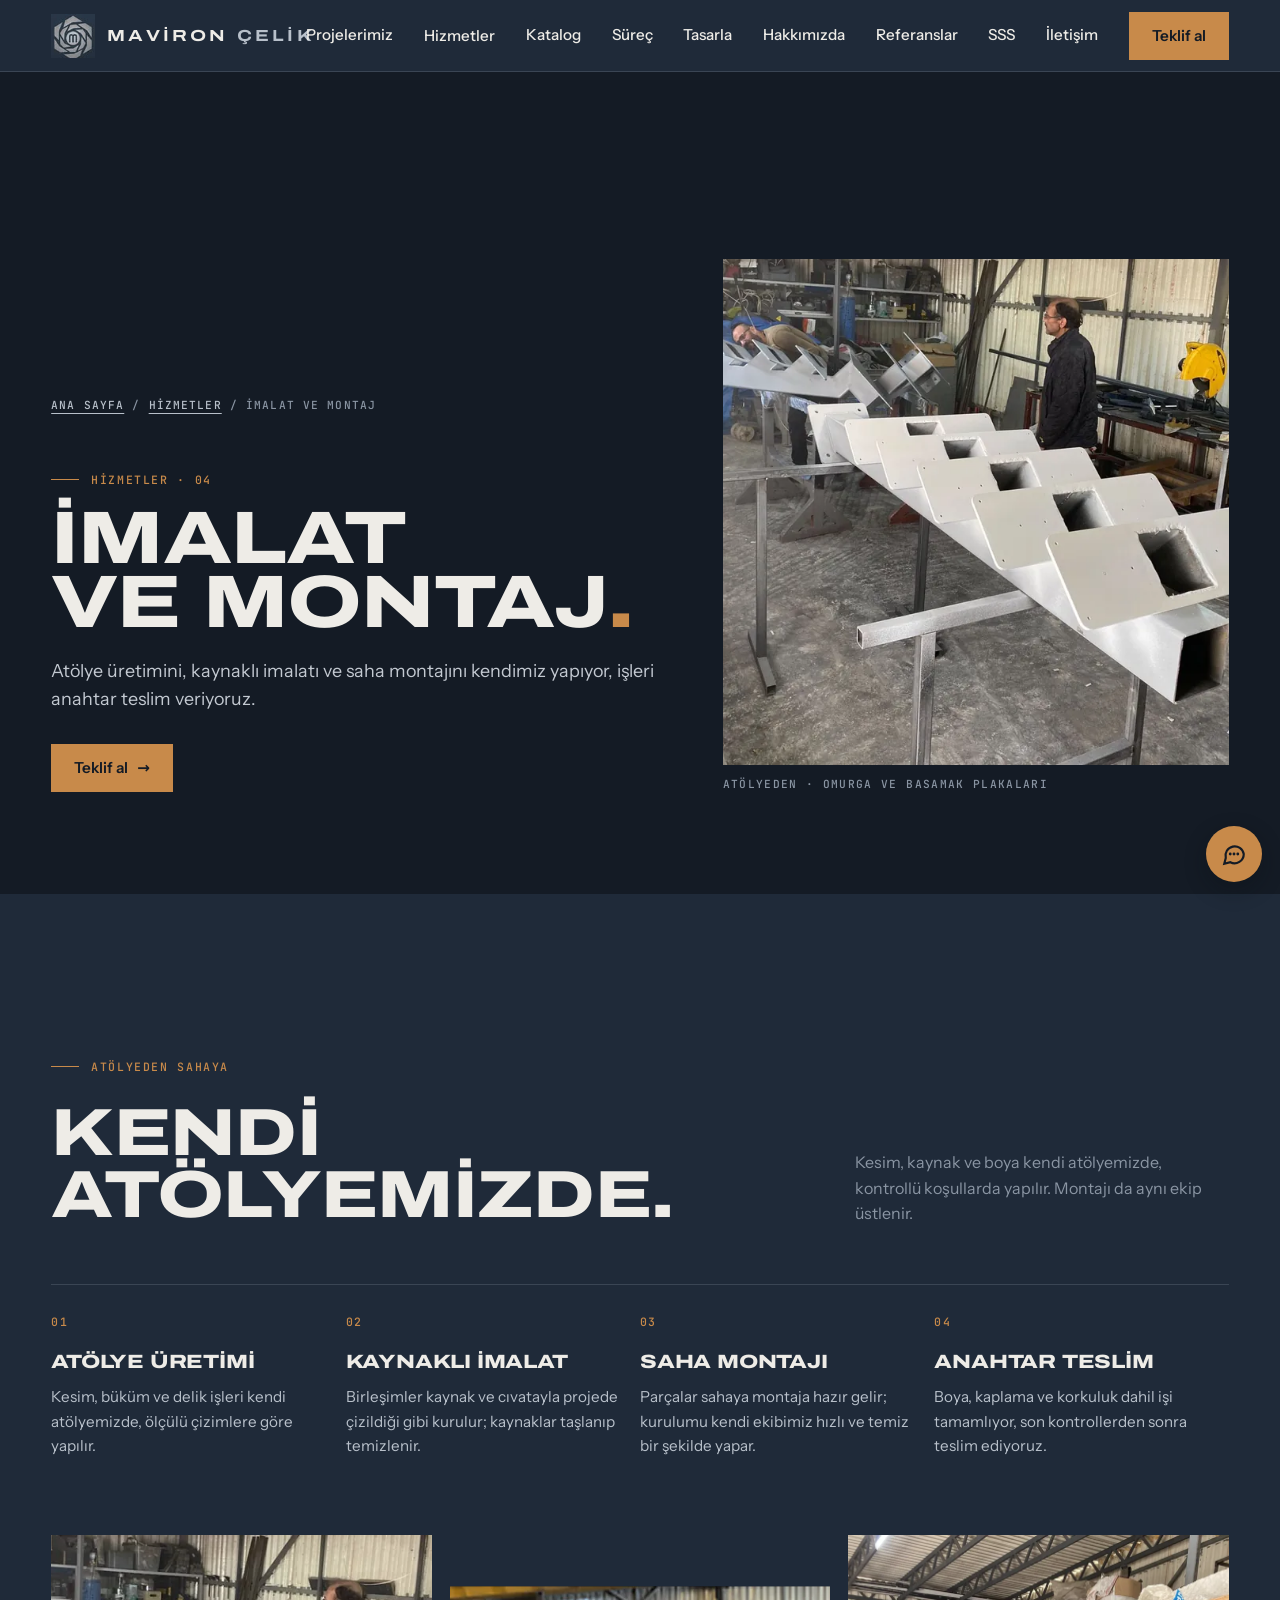
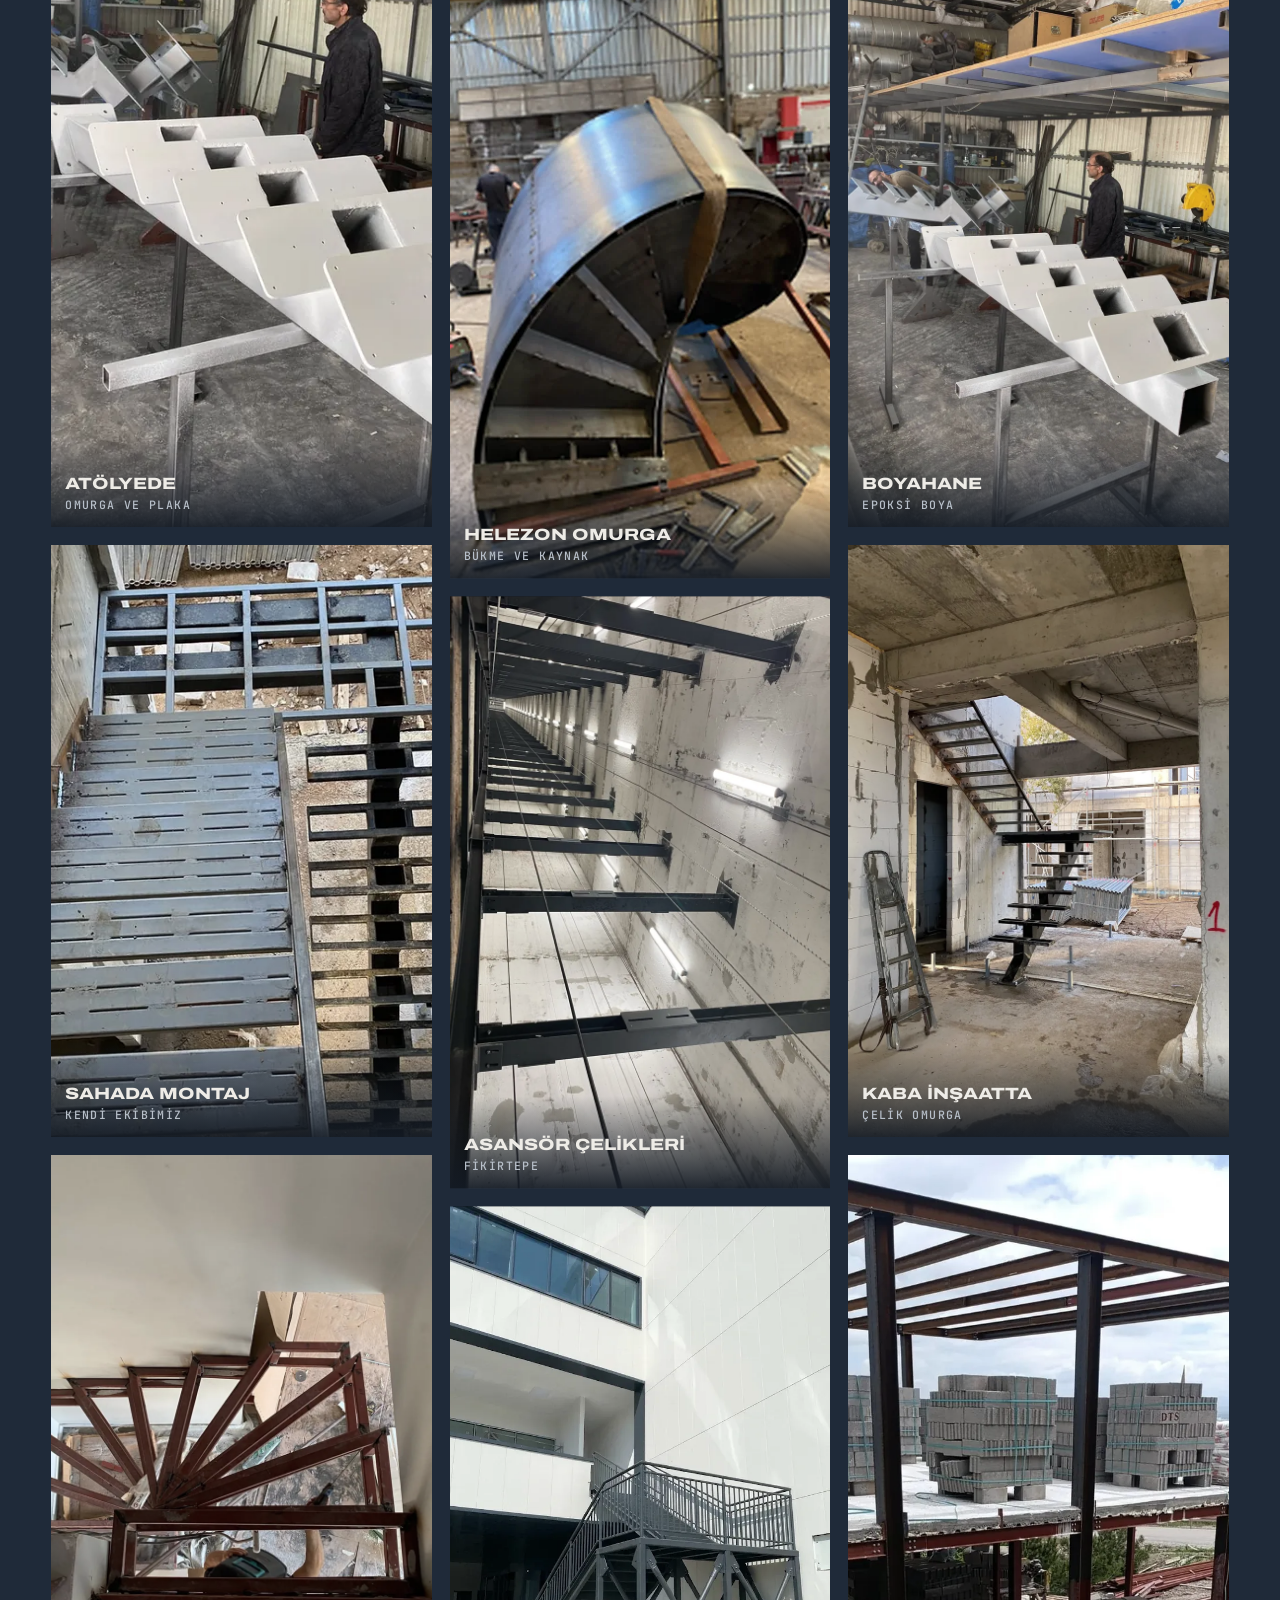
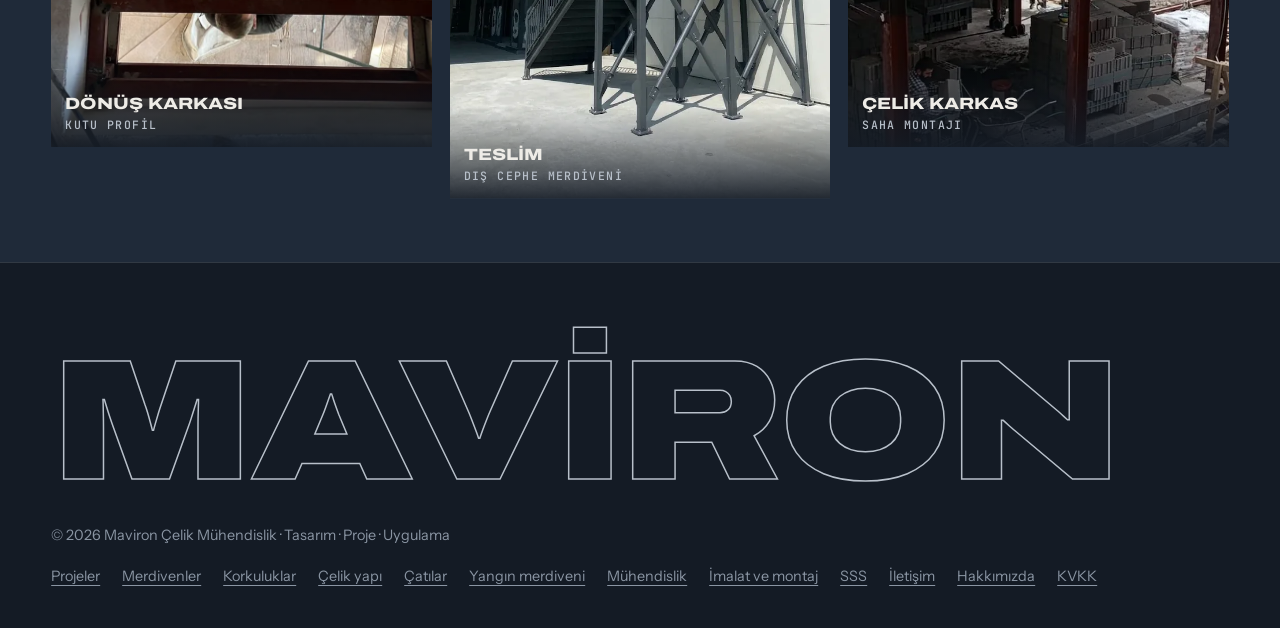
<file: imalat-montaj.html>
<!doctype html>
<html lang="tr">
<head>
<meta charset="utf-8">
<meta name="viewport" content="width=device-width, initial-scale=1">
<title>Metal Konstrüksiyon İmalat ve Montaj | Maviron Çelik</title>
<meta name="description" content="Metal konstrüksiyon imalatı: atölyede kesim, kaynak ve boya; kendi ekibimizle saha montajı ve anahtar teslim uygulama. İstanbul ve Kocaeli.">
<meta name="theme-color" content="#141b25">
<link rel="icon" type="image/png" sizes="32x32" href="img/favicon-32.png">
<link rel="apple-touch-icon" href="img/apple-touch-icon.png">
<link rel="canonical" href="https://mavironcelik.com.tr/imalat-montaj.html">
<meta property="og:type" content="website">
<meta property="og:url" content="https://mavironcelik.com.tr/imalat-montaj.html">
<meta property="og:site_name" content="Maviron Çelik Mühendislik">
<meta property="og:locale" content="tr_TR">
<meta property="og:title" content="Metal Konstrüksiyon İmalat ve Montaj | Maviron Çelik">
<meta property="og:description" content="Metal konstrüksiyon imalatı: atölyede kesim, kaynak ve boya; kendi ekibimizle saha montajı ve anahtar teslim uygulama. İstanbul ve Kocaeli.">
<meta property="og:image" content="https://mavironcelik.com.tr/img/steps/uretim-atolye.webp">
<meta property="og:image:alt" content="Atölyede kaynaklı çelik imalat">
<meta name="twitter:card" content="summary_large_image">
<meta name="twitter:title" content="Metal Konstrüksiyon İmalat ve Montaj | Maviron Çelik">
<meta name="twitter:description" content="Metal konstrüksiyon imalatı: atölyede kesim, kaynak ve boya; kendi ekibimizle saha montajı ve anahtar teslim uygulama. İstanbul ve Kocaeli.">
<meta name="twitter:image" content="https://mavironcelik.com.tr/img/steps/uretim-atolye.webp">
<link rel="preload" href="fonts/archivo-latin.woff2" as="font" type="font/woff2" crossorigin>
<link rel="preload" href="fonts/instrument-sans-latin.woff2" as="font" type="font/woff2" crossorigin>
<link rel="stylesheet" href="css/site.css?v=31">
<script src="js/nav.js?v=3" defer></script>
</head>
<body class="subpage">
<a class="skip" href="#ana">İçeriğe geç</a>

<header class="site-header">
  <a class="brand" href="index.html" aria-label="Maviron Çelik ana sayfa"><img src="img/mark.webp" width="128" height="128" alt=""><span><b>Maviron</b> Çelik</span></a>
  <button class="menu-toggle" aria-expanded="false" aria-controls="nav" aria-label="Menüyü aç">
    <svg viewBox="0 0 24 24" fill="none" stroke="currentColor" stroke-width="2" stroke-linecap="square" aria-hidden="true"><path d="M3 7h18M3 12h18M3 17h12"/></svg>
  </button>
  <nav class="nav" id="nav" aria-label="Ana menü">
    <a href="projeler.html">Projelerimiz</a>
    <div class="nav__group long">
      <a href="index.html#hizmetler">Hizmetler</a>
      <div class="nav__sub">
        <a href="mimari-celik.html">Mimari çelik uygulamalar</a>
        <a href="celik-yapi.html">Çelik yapı sistemleri</a>
        <a href="muhendislik.html">Mühendislik ve projelendirme</a>
        <a href="imalat-montaj.html" aria-current="page">İmalat ve montaj</a>
      </div>
    </div>
    <a class="long" href="katalog/Maviron-Celik-Katalog-2026.pdf" target="_blank" rel="noopener" type="application/pdf">Katalog</a>
    <a class="long" href="index.html#surec">Süreç</a>
    <a href="index.html#tasarla">Tasarla</a>
    <a class="long xl" href="hakkimizda.html">Hakkımızda</a>
    <a class="long xl" href="index.html#referanslar">Referanslar</a>
    <a href="index.html#sss">SSS</a>
    <a href="index.html#iletisim">İletişim</a>
    <a class="btn" href="index.html#teklif">Teklif al</a>
  </nav>
</header>

<main id="ana">
  <section class="page-hero page-hero--split" aria-labelledby="page-title">
    <div>
    <nav class="crumbs mono" aria-label="Konum"><a href="index.html">Ana sayfa</a> / <a href="index.html#hizmetler">Hizmetler</a> / <span aria-current="page">İmalat ve montaj</span></nav>
    <p class="eyebrow">Hizmetler · 04</p>
    <h1 class="page-hero__title wide" id="page-title">İmalat<br>ve montaj<em>.</em></h1>
    <p class="page-hero__lede">Atölye üretimini, kaynaklı imalatı ve saha montajını kendimiz yapıyor, işleri anahtar teslim veriyoruz.</p>
    <div class="page-hero__actions"><a class="btn" href="index.html?is=%C3%87elik%20merdiven#teklif">Teklif al <span class="arrow" aria-hidden="true">→</span></a></div>
    </div>
    <figure class="page-hero__figure">
      <img src="img/steps/uretim-atolye.webp" width="800" height="640" fetchpriority="high" alt="Atölyede boyanmış çelik omurgalar ve kaynaklı basamak plakaları">
      <figcaption class="mono">Atölyeden · omurga ve basamak plakaları</figcaption>
    </figure>
  </section>

  <section class="work" aria-labelledby="mfg-title">
    <div class="section-head" data-reveal>
      <div>
        <p class="eyebrow">Atölyeden sahaya</p>
        <h2 class="section-title wide" id="mfg-title">Kendi<br>atölyemizde.</h2>
      </div>
      <p class="section-note">Kesim, kaynak ve boya kendi atölyemizde, kontrollü koşullarda yapılır. Montajı da aynı ekip üstlenir.</p>
    </div>
    <ol class="eng-steps" data-reveal>
      <li><span class="mono">01</span><h3 class="wide">Atölye üretimi</h3><p>Kesim, büküm ve delik işleri kendi atölyemizde, ölçülü çizimlere göre yapılır.</p></li>
      <li><span class="mono">02</span><h3 class="wide">Kaynaklı imalat</h3><p>Birleşimler kaynak ve cıvatayla projede çizildiği gibi kurulur; kaynaklar taşlanıp temizlenir.</p></li>
      <li><span class="mono">03</span><h3 class="wide">Saha montajı</h3><p>Parçalar sahaya montaja hazır gelir; kurulumu kendi ekibimiz hızlı ve temiz bir şekilde yapar.</p></li>
      <li><span class="mono">04</span><h3 class="wide">Anahtar teslim</h3><p>Boya, kaplama ve korkuluk dahil işi tamamlıyor, son kontrollerden sonra teslim ediyoruz.</p></li>
    </ol>
    <div class="work__grid work__grid--3" data-reveal>
      <figure class="shot">
        <img src="img/steps/uretim-atolye.webp" loading="lazy" alt="Atölyede boyanmış çelik omurgalar ve kaynaklı basamak plakaları">
        <figcaption class="shot__cap"><b>Atölyede</b><span class="mono">Omurga ve plaka</span></figcaption>
      </figure>
      <figure class="shot">
        <img src="img/foto/helezon-1.webp" loading="lazy" alt="Atölyede bükülerek imal edilen helezon merdiven omurgası">
        <figcaption class="shot__cap"><b>Helezon omurga</b><span class="mono">Bükme ve kaynak</span></figcaption>
      </figure>
      <figure class="shot">
        <img src="img/foto/atolye.webp" loading="lazy" alt="Atölyede sehpalar üzerinde beyaz boyalı çelik omurgalar">
        <figcaption class="shot__cap"><b>Boyahane</b><span class="mono">Epoksi boya</span></figcaption>
      </figure>
      <figure class="shot">
        <img src="img/steps/montaj-saha.webp" loading="lazy" alt="Sahada kurulan sac basamaklı çelik merdiven ve ızgara sahanlık">
        <figcaption class="shot__cap"><b>Sahada montaj</b><span class="mono">Kendi ekibimiz</span></figcaption>
      </figure>
      <figure class="shot">
        <img src="img/foto/asansor-4.webp" loading="lazy" alt="Fikirtepe: asansör kuyusunda aşağıdan yukarı bakış, duvara ankrajlı çelik kirişler">
        <figcaption class="shot__cap"><b>Asansör çelikleri</b><span class="mono">Fikirtepe</span></figcaption>
      </figure>
      <figure class="shot">
        <img src="img/foto/kaba-insaat.webp" loading="lazy" alt="Kaba inşaatta duvara bağlı ilk kol ve tek omurgalı ikinci kol">
        <figcaption class="shot__cap"><b>Kaba inşaatta</b><span class="mono">Çelik omurga</span></figcaption>
      </figure>
      <figure class="shot">
        <img src="img/foto/donus-karkas.webp" loading="lazy" alt="Yelpaze gibi dönen basamakların kutu profil çelik karkası">
        <figcaption class="shot__cap"><b>Dönüş karkası</b><span class="mono">Kutu profil</span></figcaption>
      </figure>
      <figure class="shot">
        <img src="img/foto/yangin-bitmis.webp" loading="lazy" alt="Teslim edilmiş çelik dış cephe merdiveni">
        <figcaption class="shot__cap"><b>Teslim</b><span class="mono">Dış cephe merdiveni</span></figcaption>
      </figure>
      <figure class="shot">
        <img src="img/yapi/karkas-saha.webp" loading="lazy" alt="Yapım aşamasında iki katlı çelik karkas yapı">
        <figcaption class="shot__cap"><b>Çelik karkas</b><span class="mono">Saha montajı</span></figcaption>
      </figure>
    </div>
  </section>

</main>

<footer class="site-footer">
  <p class="site-footer__mark" aria-hidden="true">MAVİRON</p>
  <div class="site-footer__row">
    <span>© 2026 Maviron Çelik Mühendislik · Tasarım · Proje · Uygulama</span>
    <nav aria-label="Alt menü">
      <a href="projeler.html">Projeler</a>
      <a href="mimari-celik.html">Merdivenler</a>
      <a href="mimari-celik.html#korkuluklar">Korkuluklar</a>
      <a href="celik-yapi.html">Çelik yapı</a>
      <a href="catilar.html">Çatılar</a>
      <a href="yangin-merdiveni.html">Yangın merdiveni</a>
      <a href="muhendislik.html">Mühendislik</a>
      <a href="imalat-montaj.html" aria-current="page">İmalat ve montaj</a>
      <a href="index.html#sss">SSS</a>
      <a href="index.html#iletisim">İletişim</a>
      <a href="hakkimizda.html">Hakkımızda</a>
      <a href="kvkk.html">KVKK</a>
    </nav>
  </div>
</footer>

<!-- quick contact, bottom right; Facebook is a placeholder until the page exists -->
<div class="fab" aria-label="Hızlı iletişim" role="group">
  <button type="button" class="fab__toggle" aria-expanded="false" aria-controls="fab-list" aria-label="Hızlı iletişimi aç"><svg class="fab__chat" viewBox="0 0 24 24" fill="none" stroke="currentColor" stroke-width="2" stroke-linecap="round" aria-hidden="true"><path d="M21 12a8.5 8.5 0 0 1-12.4 7.6L3 21l1.4-5.4A8.5 8.5 0 1 1 21 12z"/><path d="M8.5 12h.01M12 12h.01M15.5 12h.01" stroke-width="2.6"/></svg><svg class="fab__x" viewBox="0 0 24 24" fill="none" stroke="currentColor" stroke-width="2.2" stroke-linecap="round" aria-hidden="true"><path d="M6 6l12 12M18 6L6 18"/></svg></button>
  <div class="fab__list" id="fab-list">
  <a class="fab__btn fab__btn--wa" href="https://wa.me/905363773370" target="_blank" rel="noopener" aria-label="WhatsApp'tan yazın"><svg viewBox="0 0 24 24" fill="currentColor" aria-hidden="true"><path d="M12 2a10 10 0 0 0-8.6 15.1L2 22l5-1.3A10 10 0 1 0 12 2zm0 18.2a8.2 8.2 0 0 1-4.2-1.2l-.3-.2-3 .8.8-2.9-.2-.3A8.2 8.2 0 1 1 12 20.2zm4.5-6.1c-.2-.1-1.5-.7-1.7-.8s-.4-.1-.6.1-.6.8-.8 1-.3.2-.5.1a6.7 6.7 0 0 1-3.3-2.9c-.3-.4.2-.4.6-1.3.1-.2 0-.3 0-.4l-.8-1.8c-.2-.5-.4-.4-.6-.4h-.5a1 1 0 0 0-.7.3 3 3 0 0 0-.9 2.2 5.2 5.2 0 0 0 1.1 2.7 11.8 11.8 0 0 0 4.5 4c1.7.7 2.3.8 3.2.6a2.7 2.7 0 0 0 1.8-1.3 2.2 2.2 0 0 0 .1-1.3c0-.1-.2-.2-.5-.3z"/></svg></a>
  <a class="fab__btn" href="https://www.instagram.com/mavironcelik/" target="_blank" rel="noopener" aria-label="Instagram: @mavironcelik"><svg viewBox="0 0 24 24" fill="none" stroke="currentColor" stroke-width="2" aria-hidden="true"><rect x="3" y="3" width="18" height="18" rx="5"/><circle cx="12" cy="12" r="4"/><circle cx="17.5" cy="6.5" r="1" fill="currentColor" stroke="none"/></svg></a>
  <a class="fab__btn" href="tel:+905363773370" aria-label="Telefonla arayın: 0536 377 33 70"><svg viewBox="0 0 24 24" fill="currentColor" aria-hidden="true"><path d="M6.6 10.8a15.1 15.1 0 0 0 6.6 6.6l2.2-2.2a1 1 0 0 1 1-.25 11.4 11.4 0 0 0 3.6.57 1 1 0 0 1 1 1V20a1 1 0 0 1-1 1A17 17 0 0 1 3 4a1 1 0 0 1 1-1h3.5a1 1 0 0 1 1 1c0 1.25.2 2.45.57 3.57a1 1 0 0 1-.25 1z"/></svg></a>
  <span class="fab__btn is-disabled" aria-disabled="true" role="img" aria-label="Facebook (yakında)" title="Facebook · yakında"><svg viewBox="0 0 24 24" fill="currentColor" aria-hidden="true"><path d="M13.5 21v-7.5h2.5l.4-3h-2.9V8.6c0-.9.25-1.5 1.5-1.5h1.5V4.4a20 20 0 0 0-2.2-.1c-2.2 0-3.7 1.3-3.7 3.8v2.4H8.1v3h2.5V21z"/></svg></span>
  </div>
</div>

<script>
  // Scroll reveal; content stays visible without JS or with reduced motion
  if (!matchMedia('(prefers-reduced-motion: reduce)').matches && 'IntersectionObserver' in window) {
    const io = new IntersectionObserver(entries => entries.forEach(en => {
      if (en.isIntersecting) { en.target.classList.add('is-in'); io.unobserve(en.target); }
    }), { rootMargin: '0px 0px -10% 0px' });
    document.querySelectorAll('[data-reveal]').forEach(el => io.observe(el));
  }
</script>
</body>
</html>
</file>
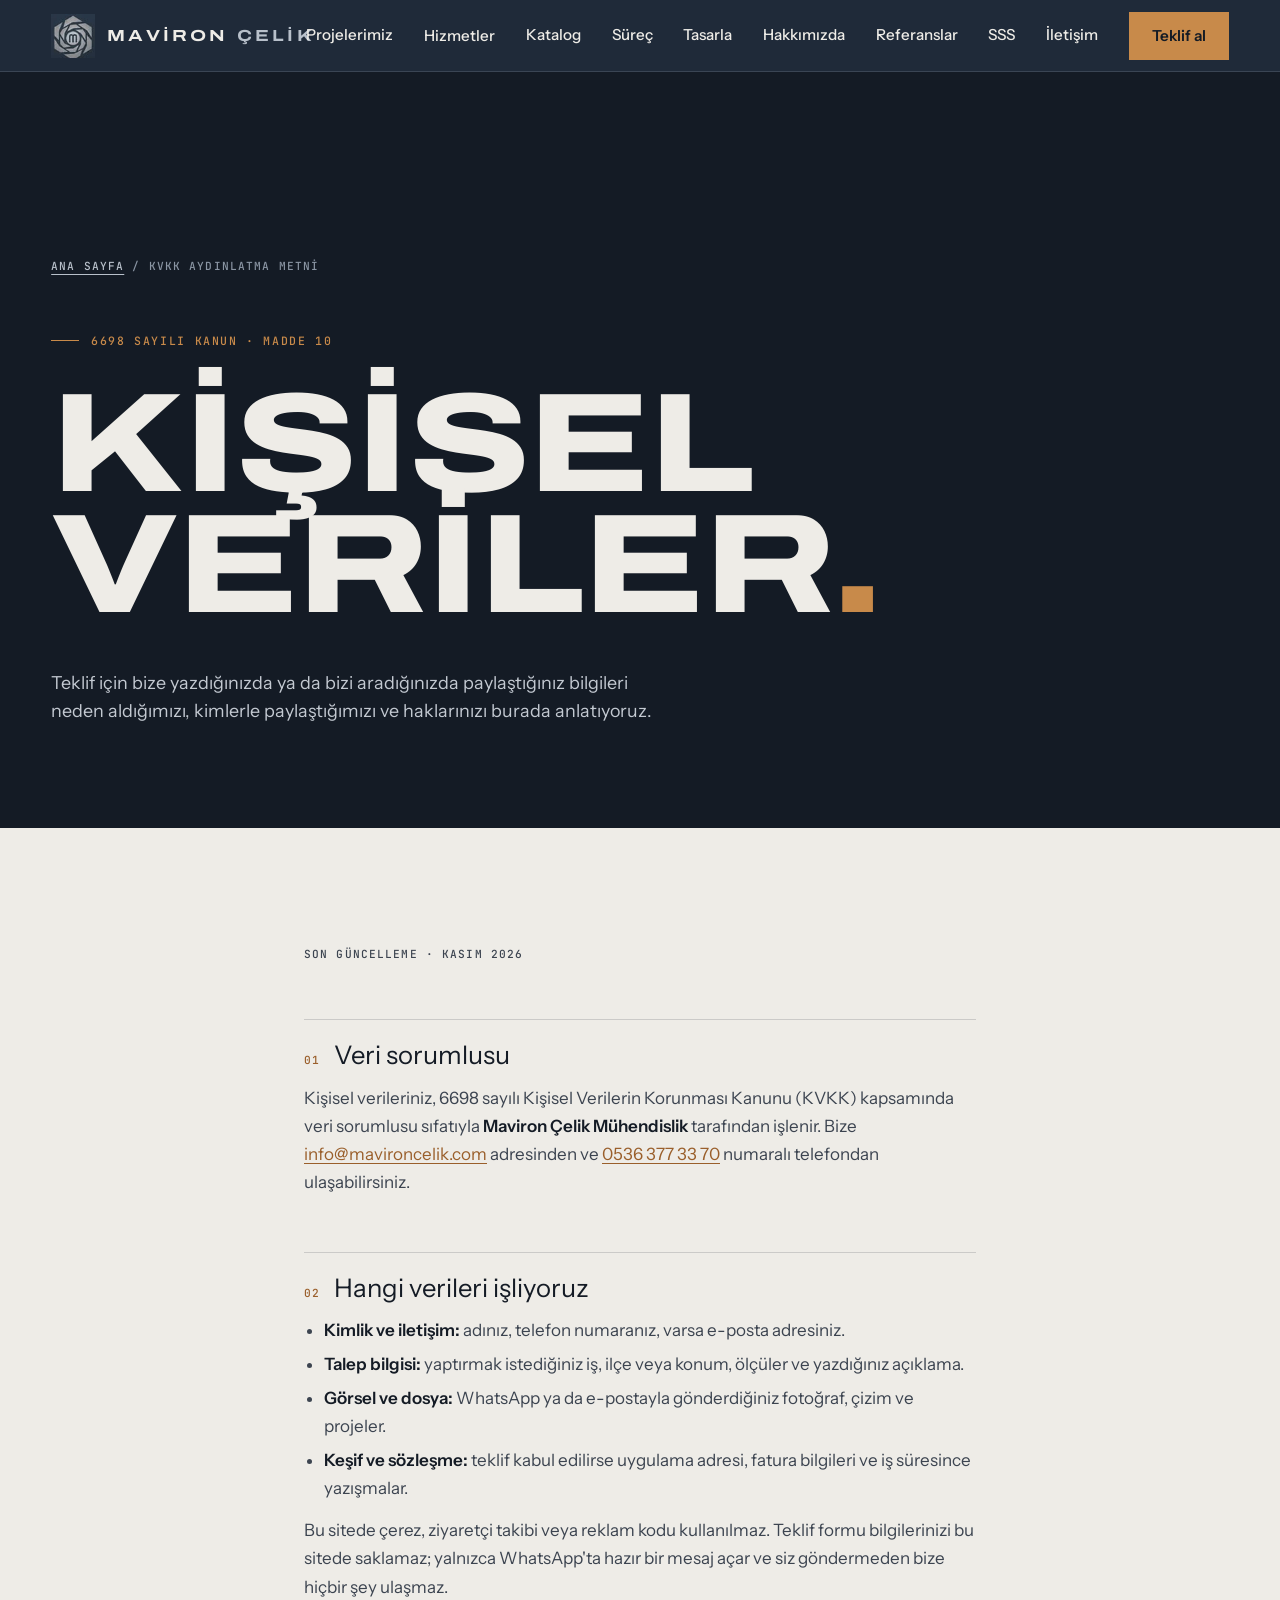
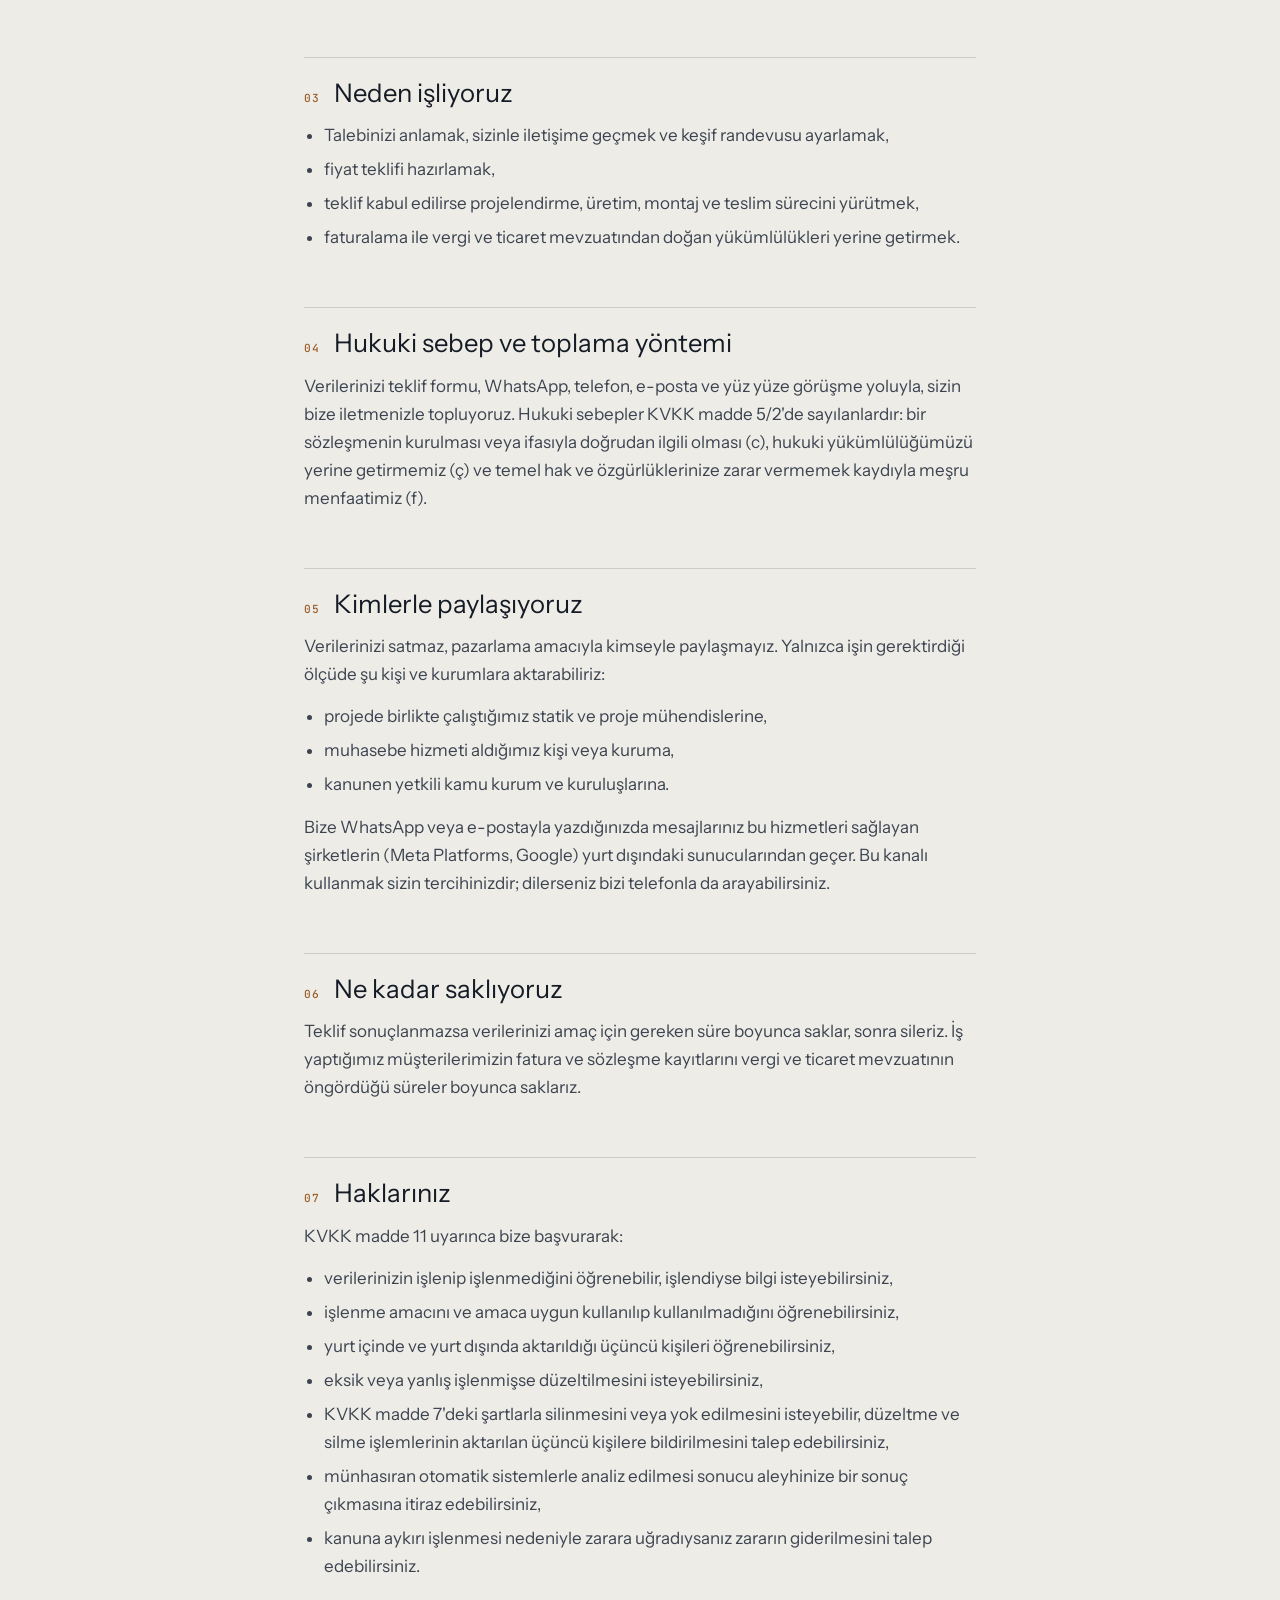
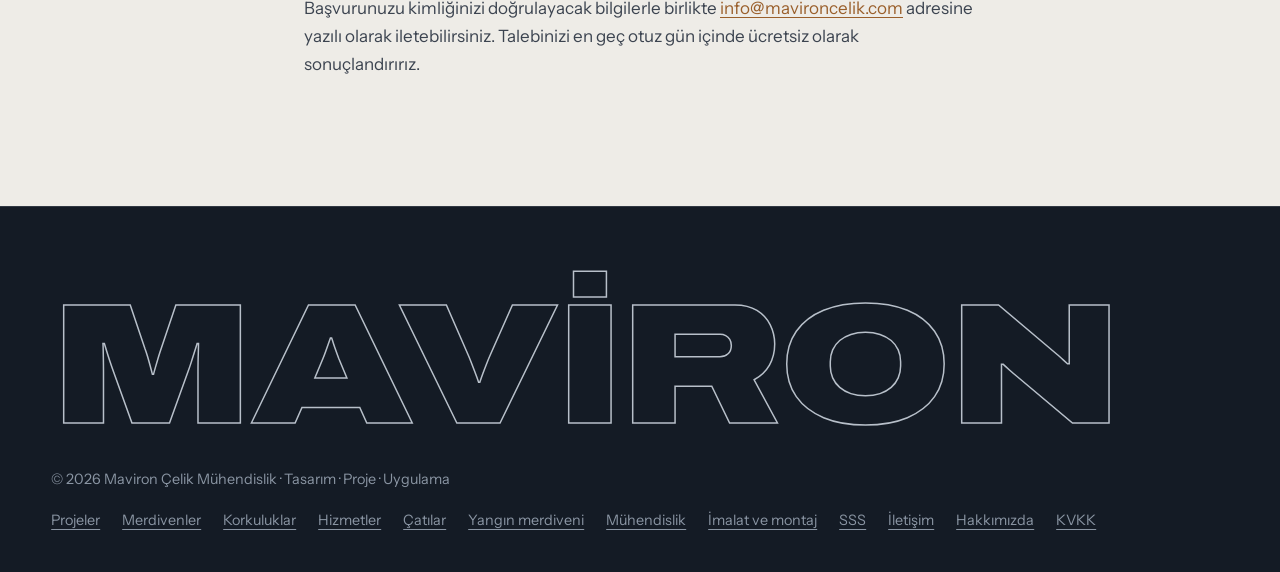
<file: kvkk.html>
<!doctype html>
<html lang="tr">
<head>
<meta charset="utf-8">
<meta name="viewport" content="width=device-width, initial-scale=1">
<title>KVKK Aydınlatma Metni | Maviron Çelik</title>
<meta name="description" content="Teklif formu, telefon ve WhatsApp üzerinden paylaştığınız kişisel verilerin nasıl işlendiğine dair KVKK aydınlatma metni.">
<meta name="theme-color" content="#141b25">
<meta name="robots" content="noindex, follow">
<link rel="icon" type="image/png" sizes="32x32" href="img/favicon-32.png">
<link rel="apple-touch-icon" href="img/apple-touch-icon.png">
<link rel="canonical" href="https://mavironcelik.com.tr/kvkk.html">
<link rel="preload" href="fonts/archivo-latin.woff2" as="font" type="font/woff2" crossorigin>
<link rel="preload" href="fonts/instrument-sans-latin.woff2" as="font" type="font/woff2" crossorigin>
<link rel="stylesheet" href="css/site.css?v=31">
<script src="js/nav.js?v=3" defer></script>
</head>
<body class="subpage">
<a class="skip" href="#ana">İçeriğe geç</a>

<header class="site-header">
  <a class="brand" href="index.html" aria-label="Maviron Çelik ana sayfa"><img src="img/mark.webp" width="128" height="128" alt=""><span><b>Maviron</b> Çelik</span></a>
  <button class="menu-toggle" aria-expanded="false" aria-controls="nav" aria-label="Menüyü aç">
    <svg viewBox="0 0 24 24" fill="none" stroke="currentColor" stroke-width="2" stroke-linecap="square" aria-hidden="true"><path d="M3 7h18M3 12h18M3 17h12"/></svg>
  </button>
  <nav class="nav" id="nav" aria-label="Ana menü">
    <a href="projeler.html">Projelerimiz</a>
    <div class="nav__group long">
      <a href="index.html#hizmetler">Hizmetler</a>
      <div class="nav__sub">
        <a href="mimari-celik.html">Mimari çelik uygulamalar</a>
        <a href="celik-yapi.html">Çelik yapı sistemleri</a>
        <a href="muhendislik.html">Mühendislik ve projelendirme</a>
        <a href="imalat-montaj.html">İmalat ve montaj</a>
      </div>
    </div>
    <a class="long" href="katalog/Maviron-Celik-Katalog-2026.pdf" target="_blank" rel="noopener" type="application/pdf">Katalog</a>
    <a class="long" href="index.html#surec">Süreç</a>
    <a href="index.html#tasarla">Tasarla</a>
    <a class="long xl" href="hakkimizda.html">Hakkımızda</a>
    <a class="long xl" href="index.html#referanslar">Referanslar</a>
    <a href="index.html#sss">SSS</a>
    <a href="index.html#iletisim">İletişim</a>
    <a class="btn" href="index.html#teklif">Teklif al</a>
  </nav>
</header>

<main id="ana">
  <section class="page-hero" aria-labelledby="page-title">
    <nav class="crumbs mono" aria-label="Konum"><a href="index.html">Ana sayfa</a> / <span aria-current="page">KVKK aydınlatma metni</span></nav>
    <p class="eyebrow">6698 sayılı Kanun · Madde 10</p>
    <h1 class="page-hero__title wide" id="page-title">Kişisel<br>veriler<em>.</em></h1>
    <p class="page-hero__lede">Teklif için bize yazdığınızda ya da bizi aradığınızda paylaştığınız bilgileri neden aldığımızı, kimlerle paylaştığımızı ve haklarınızı burada anlatıyoruz.</p>
  </section>

  <!-- Add the trade name, address and MERSİS number to section 01 once the company details (künye) arrive. -->
  <article class="legal">
    <p class="legal__date mono">Son güncelleme · Kasım 2026</p>

    <section>
      <h2><span class="mono">01</span>Veri sorumlusu</h2>
      <p>Kişisel verileriniz, 6698 sayılı Kişisel Verilerin Korunması Kanunu (KVKK) kapsamında veri sorumlusu sıfatıyla <b>Maviron Çelik Mühendislik</b> tarafından işlenir. Bize <a href="mailto:info@mavironcelik.com">info@mavironcelik.com</a> adresinden ve <a href="tel:+905363773370">0536 377 33 70</a> numaralı telefondan ulaşabilirsiniz.</p>
    </section>

    <section>
      <h2><span class="mono">02</span>Hangi verileri işliyoruz</h2>
      <ul>
        <li><b>Kimlik ve iletişim:</b> adınız, telefon numaranız, varsa e-posta adresiniz.</li>
        <li><b>Talep bilgisi:</b> yaptırmak istediğiniz iş, ilçe veya konum, ölçüler ve yazdığınız açıklama.</li>
        <li><b>Görsel ve dosya:</b> WhatsApp ya da e-postayla gönderdiğiniz fotoğraf, çizim ve projeler.</li>
        <li><b>Keşif ve sözleşme:</b> teklif kabul edilirse uygulama adresi, fatura bilgileri ve iş süresince yazışmalar.</li>
      </ul>
      <p>Bu sitede çerez, ziyaretçi takibi veya reklam kodu kullanılmaz. Teklif formu bilgilerinizi bu sitede saklamaz; yalnızca WhatsApp'ta hazır bir mesaj açar ve siz göndermeden bize hiçbir şey ulaşmaz.</p>
    </section>

    <section>
      <h2><span class="mono">03</span>Neden işliyoruz</h2>
      <ul>
        <li>Talebinizi anlamak, sizinle iletişime geçmek ve keşif randevusu ayarlamak,</li>
        <li>fiyat teklifi hazırlamak,</li>
        <li>teklif kabul edilirse projelendirme, üretim, montaj ve teslim sürecini yürütmek,</li>
        <li>faturalama ile vergi ve ticaret mevzuatından doğan yükümlülükleri yerine getirmek.</li>
      </ul>
    </section>

    <section>
      <h2><span class="mono">04</span>Hukuki sebep ve toplama yöntemi</h2>
      <p>Verilerinizi teklif formu, WhatsApp, telefon, e-posta ve yüz yüze görüşme yoluyla, sizin bize iletmenizle topluyoruz. Hukuki sebepler KVKK madde 5/2'de sayılanlardır: bir sözleşmenin kurulması veya ifasıyla doğrudan ilgili olması (c), hukuki yükümlülüğümüzü yerine getirmemiz (ç) ve temel hak ve özgürlüklerinize zarar vermemek kaydıyla meşru menfaatimiz (f).</p>
    </section>

    <section>
      <h2><span class="mono">05</span>Kimlerle paylaşıyoruz</h2>
      <p>Verilerinizi satmaz, pazarlama amacıyla kimseyle paylaşmayız. Yalnızca işin gerektirdiği ölçüde şu kişi ve kurumlara aktarabiliriz:</p>
      <ul>
        <li>projede birlikte çalıştığımız statik ve proje mühendislerine,</li>
        <li>muhasebe hizmeti aldığımız kişi veya kuruma,</li>
        <li>kanunen yetkili kamu kurum ve kuruluşlarına.</li>
      </ul>
      <p>Bize WhatsApp veya e-postayla yazdığınızda mesajlarınız bu hizmetleri sağlayan şirketlerin (Meta Platforms, Google) yurt dışındaki sunucularından geçer. Bu kanalı kullanmak sizin tercihinizdir; dilerseniz bizi telefonla da arayabilirsiniz.</p>
    </section>

    <section>
      <h2><span class="mono">06</span>Ne kadar saklıyoruz</h2>
      <p>Teklif sonuçlanmazsa verilerinizi amaç için gereken süre boyunca saklar, sonra sileriz. İş yaptığımız müşterilerimizin fatura ve sözleşme kayıtlarını vergi ve ticaret mevzuatının öngördüğü süreler boyunca saklarız.</p>
    </section>

    <section>
      <h2><span class="mono">07</span>Haklarınız</h2>
      <p>KVKK madde 11 uyarınca bize başvurarak:</p>
      <ul>
        <li>verilerinizin işlenip işlenmediğini öğrenebilir, işlendiyse bilgi isteyebilirsiniz,</li>
        <li>işlenme amacını ve amaca uygun kullanılıp kullanılmadığını öğrenebilirsiniz,</li>
        <li>yurt içinde ve yurt dışında aktarıldığı üçüncü kişileri öğrenebilirsiniz,</li>
        <li>eksik veya yanlış işlenmişse düzeltilmesini isteyebilirsiniz,</li>
        <li>KVKK madde 7'deki şartlarla silinmesini veya yok edilmesini isteyebilir, düzeltme ve silme işlemlerinin aktarılan üçüncü kişilere bildirilmesini talep edebilirsiniz,</li>
        <li>münhasıran otomatik sistemlerle analiz edilmesi sonucu aleyhinize bir sonuç çıkmasına itiraz edebilirsiniz,</li>
        <li>kanuna aykırı işlenmesi nedeniyle zarara uğradıysanız zararın giderilmesini talep edebilirsiniz.</li>
      </ul>
      <p>Başvurunuzu kimliğinizi doğrulayacak bilgilerle birlikte <a href="mailto:info@mavironcelik.com">info@mavironcelik.com</a> adresine yazılı olarak iletebilirsiniz. Talebinizi en geç otuz gün içinde ücretsiz olarak sonuçlandırırız.</p>
    </section>
  </article>
</main>

<footer class="site-footer">
  <p class="site-footer__mark" aria-hidden="true">MAVİRON</p>
  <div class="site-footer__row">
    <span>© 2026 Maviron Çelik Mühendislik · Tasarım · Proje · Uygulama</span>
    <nav aria-label="Alt menü">
      <a href="projeler.html">Projeler</a>
      <a href="mimari-celik.html">Merdivenler</a>
      <a href="mimari-celik.html#korkuluklar">Korkuluklar</a>
      <a href="index.html#hizmetler">Hizmetler</a>
      <a href="catilar.html">Çatılar</a>
      <a href="yangin-merdiveni.html">Yangın merdiveni</a>
      <a href="muhendislik.html">Mühendislik</a>
      <a href="imalat-montaj.html">İmalat ve montaj</a>
      <a href="index.html#sss">SSS</a>
      <a href="index.html#iletisim">İletişim</a>
      <a href="hakkimizda.html">Hakkımızda</a>
      <a href="kvkk.html" aria-current="page">KVKK</a>
    </nav>
  </div>
</footer>

</body>
</html>
</file>
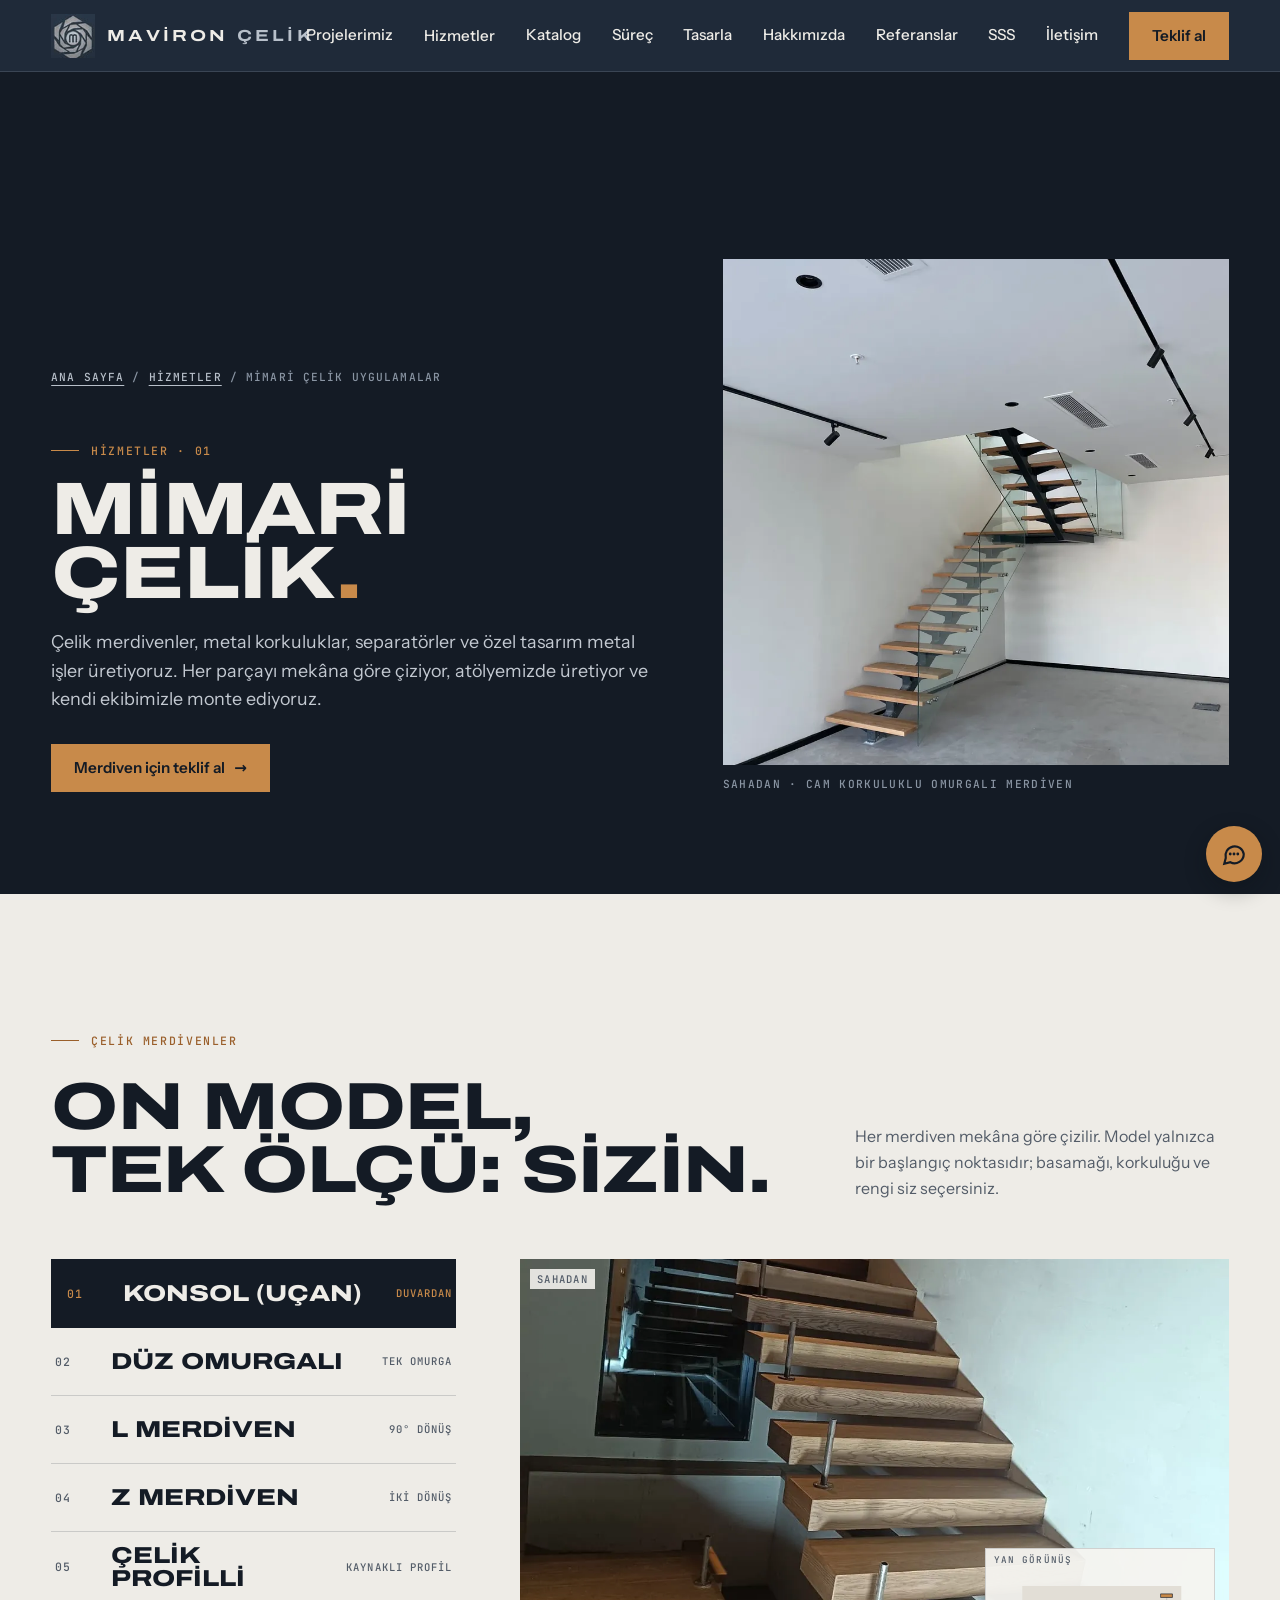
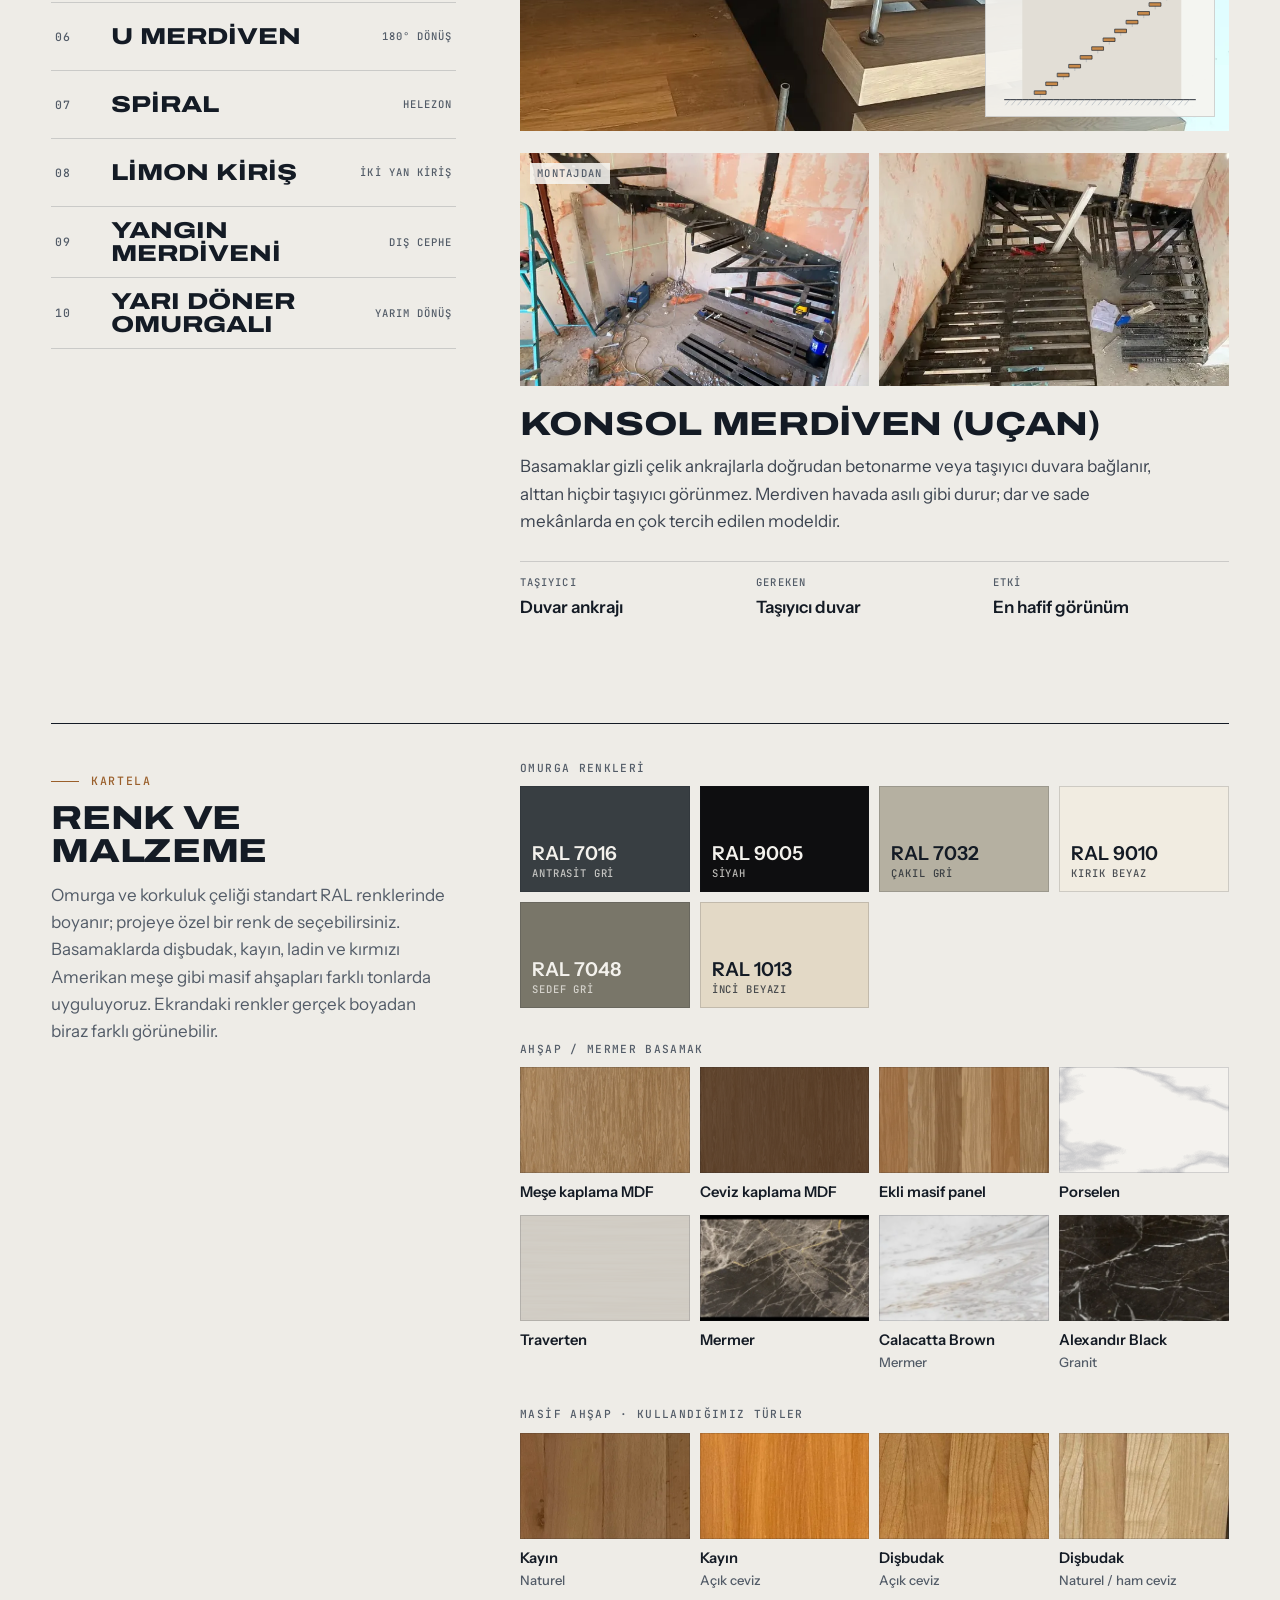
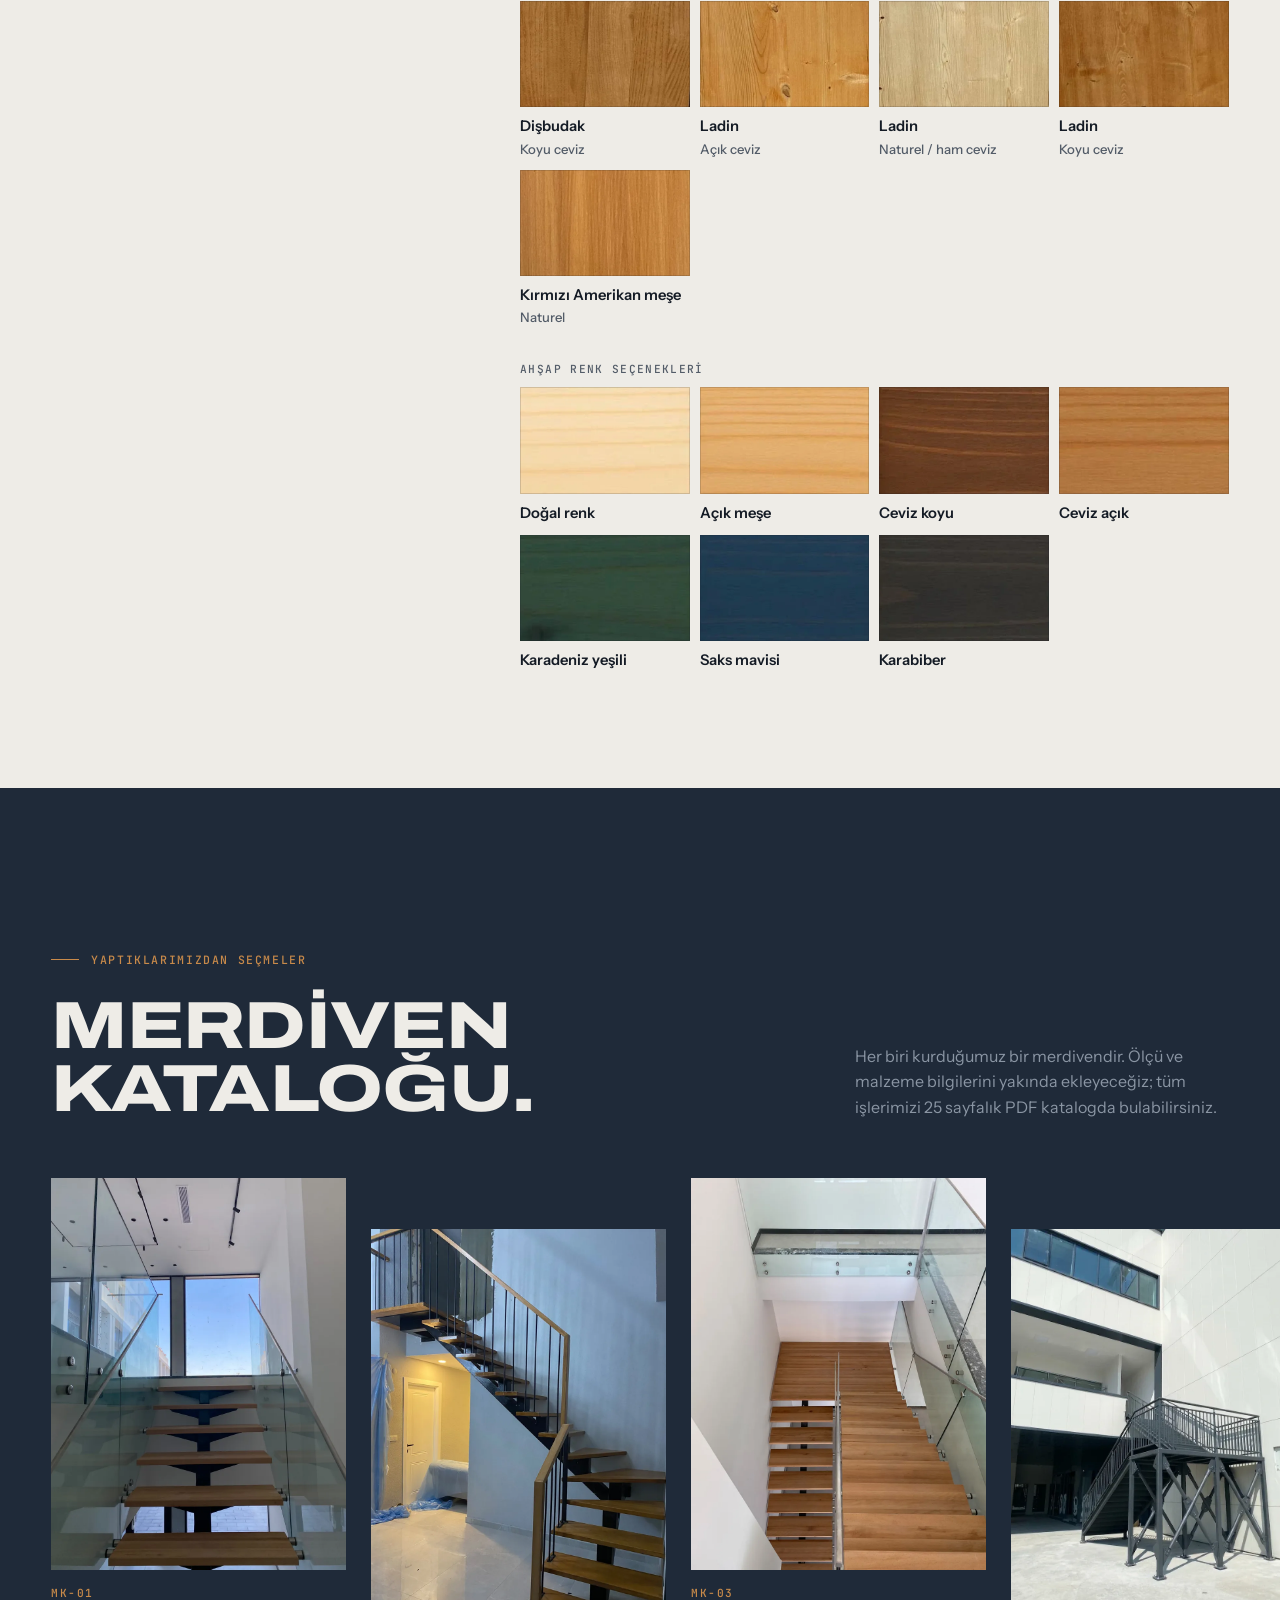
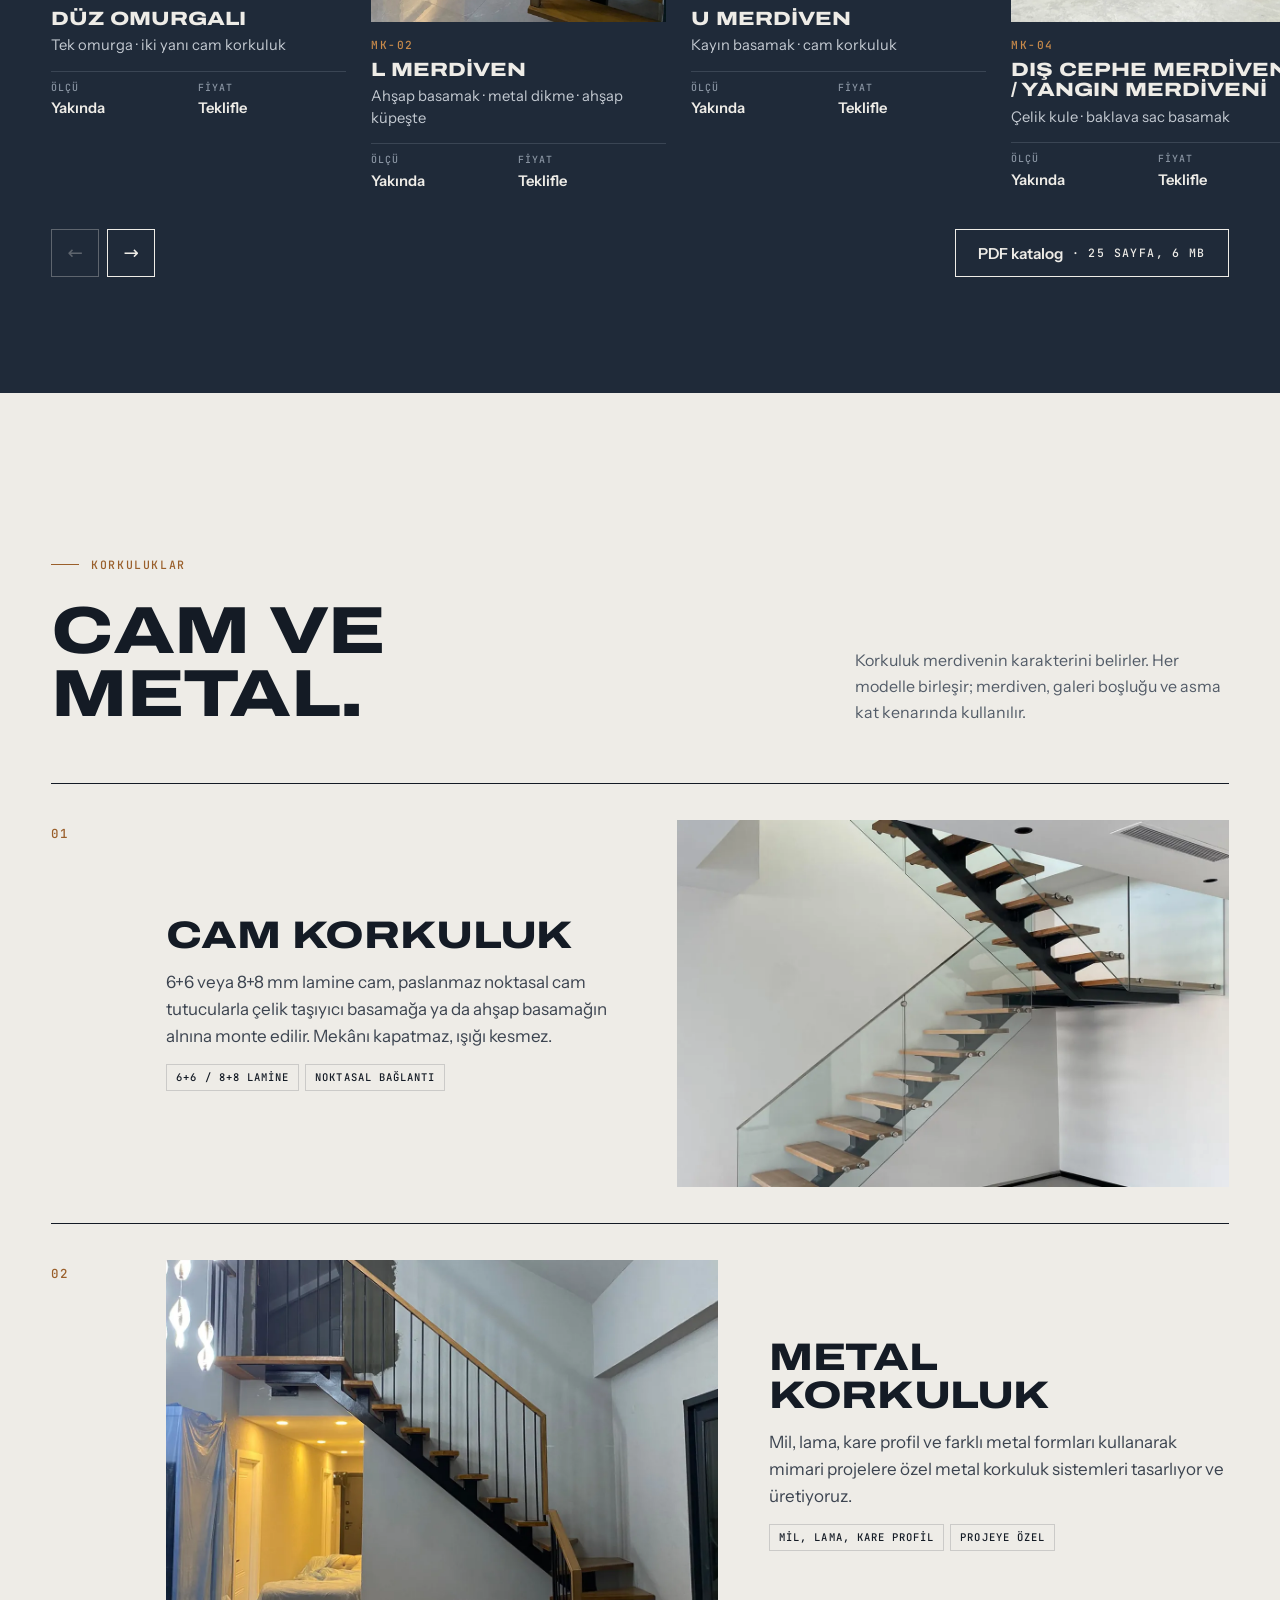
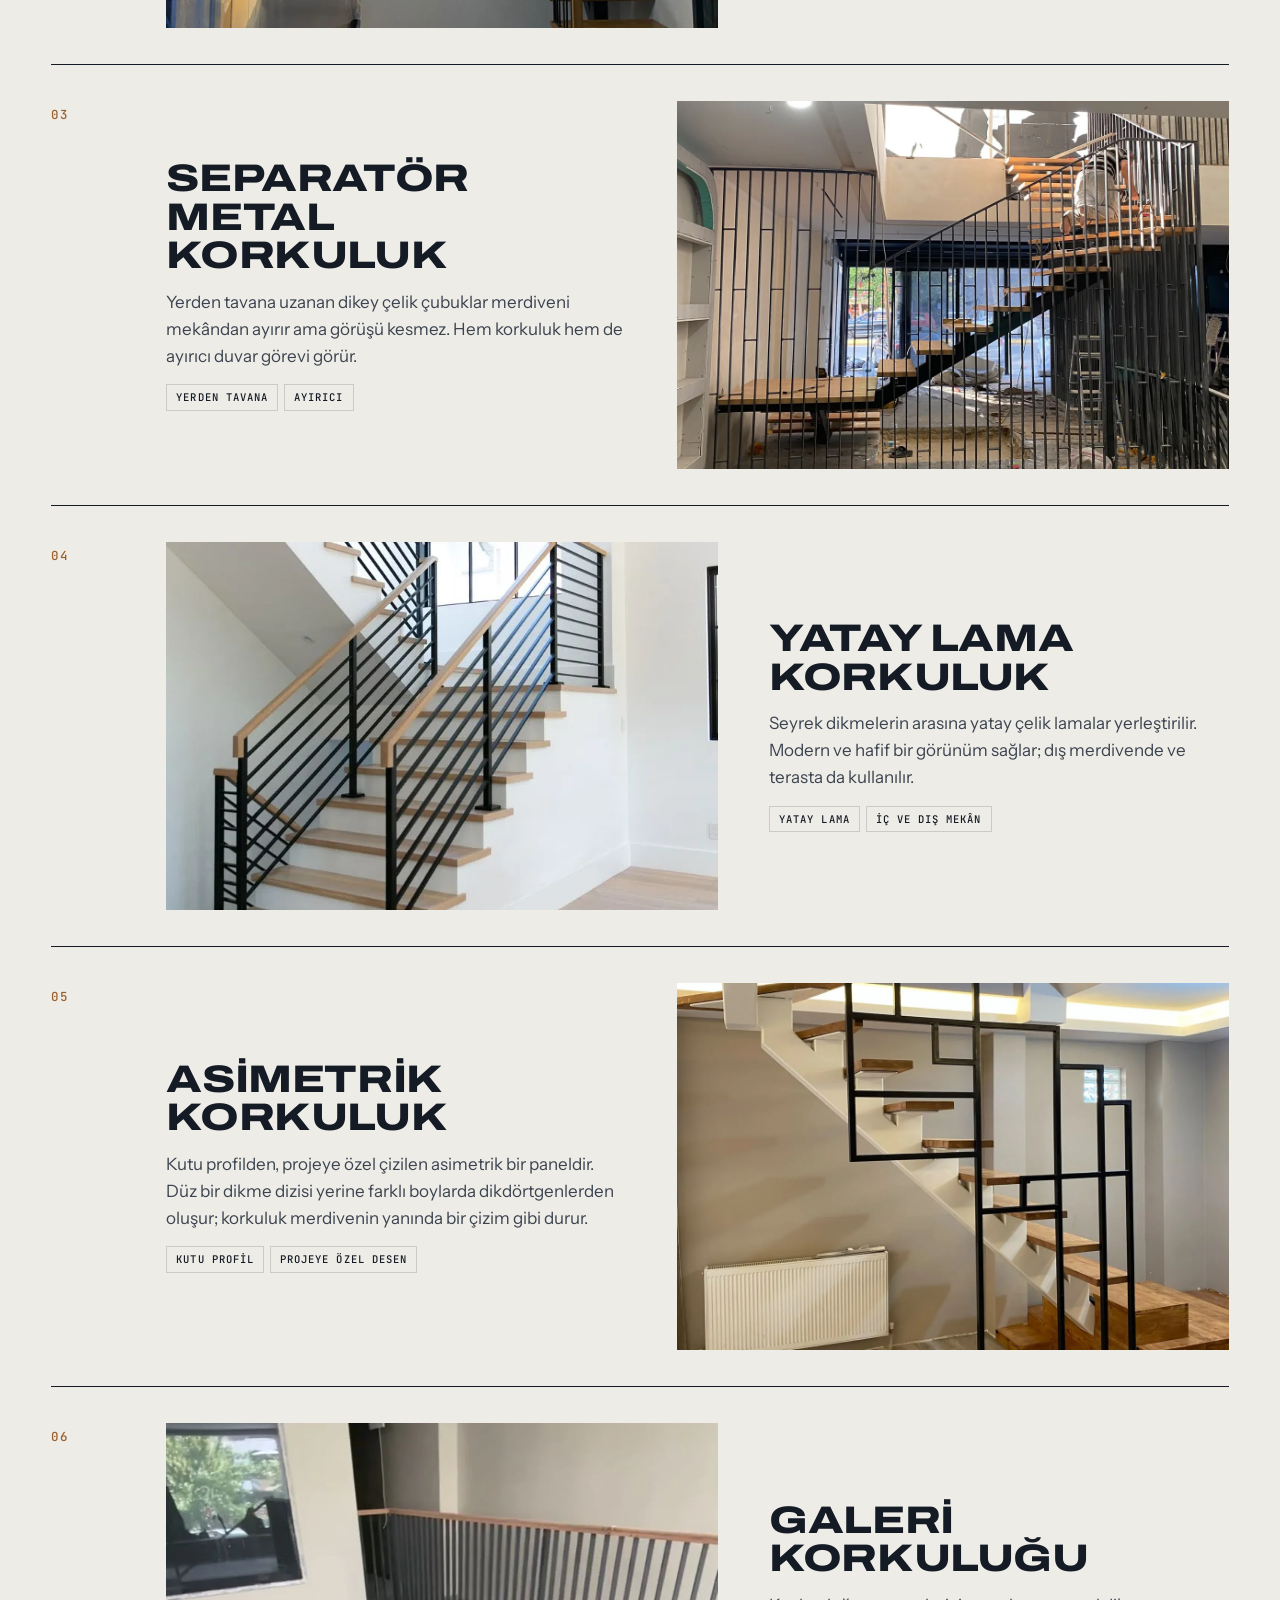
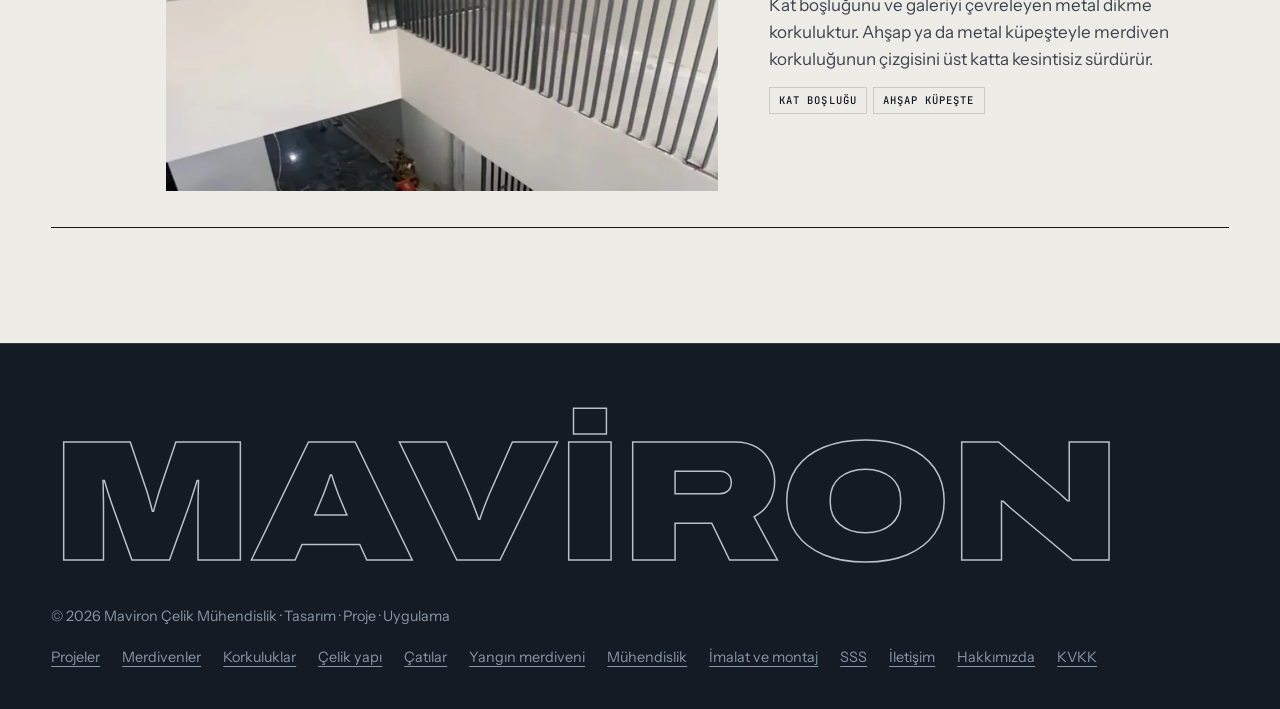
<file: mimari-celik.html>
<!doctype html>
<html lang="tr">
<head>
<meta charset="utf-8">
<meta name="viewport" content="width=device-width, initial-scale=1">
<title>Çelik Merdiven ve Metal Korkuluk | Maviron Çelik</title>
<meta name="description" content="Konsol, omurgalı, spiral ve limon kirişli çelik merdiven; metal korkuluk ve separatör. Mekâna özel tasarım, atölye üretimi ve montaj Maviron Çelik&#x27;ten.">
<meta name="theme-color" content="#141b25">
<link rel="icon" type="image/png" sizes="32x32" href="img/favicon-32.png">
<link rel="apple-touch-icon" href="img/apple-touch-icon.png">
<link rel="canonical" href="https://mavironcelik.com.tr/mimari-celik.html">
<meta property="og:type" content="website">
<meta property="og:url" content="https://mavironcelik.com.tr/mimari-celik.html">
<meta property="og:site_name" content="Maviron Çelik Mühendislik">
<meta property="og:locale" content="tr_TR">
<meta property="og:title" content="Çelik Merdiven ve Metal Korkuluk | Maviron Çelik">
<meta property="og:description" content="Konsol, omurgalı, spiral ve limon kirişli çelik merdiven; metal korkuluk ve separatör. Mekâna özel tasarım, atölye üretimi ve montaj Maviron Çelik&#x27;ten.">
<meta property="og:image" content="https://mavironcelik.com.tr/img/foto/m-u-cam.webp">
<meta property="og:image:alt" content="Cam korkuluklu, ahşap basamaklı çelik omurgalı U merdiven">
<meta name="twitter:card" content="summary_large_image">
<meta name="twitter:title" content="Çelik Merdiven ve Metal Korkuluk | Maviron Çelik">
<meta name="twitter:description" content="Konsol, omurgalı, spiral ve limon kirişli çelik merdiven; metal korkuluk ve separatör. Mekâna özel tasarım, atölye üretimi ve montaj Maviron Çelik&#x27;ten.">
<meta name="twitter:image" content="https://mavironcelik.com.tr/img/foto/m-u-cam.webp">
<link rel="preload" href="fonts/archivo-latin.woff2" as="font" type="font/woff2" crossorigin>
<link rel="preload" href="fonts/instrument-sans-latin.woff2" as="font" type="font/woff2" crossorigin>
<link rel="stylesheet" href="css/site.css?v=31">
<script src="js/nav.js?v=3" defer></script>
</head>
<body class="subpage">
<a class="skip" href="#ana">İçeriğe geç</a>

<header class="site-header">
  <a class="brand" href="index.html" aria-label="Maviron Çelik ana sayfa"><img src="img/mark.webp" width="128" height="128" alt=""><span><b>Maviron</b> Çelik</span></a>
  <button class="menu-toggle" aria-expanded="false" aria-controls="nav" aria-label="Menüyü aç">
    <svg viewBox="0 0 24 24" fill="none" stroke="currentColor" stroke-width="2" stroke-linecap="square" aria-hidden="true"><path d="M3 7h18M3 12h18M3 17h12"/></svg>
  </button>
  <nav class="nav" id="nav" aria-label="Ana menü">
    <a href="projeler.html">Projelerimiz</a>
    <div class="nav__group long">
      <a href="index.html#hizmetler">Hizmetler</a>
      <div class="nav__sub">
        <a href="mimari-celik.html" aria-current="page">Mimari çelik uygulamalar</a>
        <a href="celik-yapi.html">Çelik yapı sistemleri</a>
        <a href="muhendislik.html">Mühendislik ve projelendirme</a>
        <a href="imalat-montaj.html">İmalat ve montaj</a>
      </div>
    </div>
    <a class="long" href="katalog/Maviron-Celik-Katalog-2026.pdf" target="_blank" rel="noopener" type="application/pdf">Katalog</a>
    <a class="long" href="index.html#surec">Süreç</a>
    <a href="index.html#tasarla">Tasarla</a>
    <a class="long xl" href="hakkimizda.html">Hakkımızda</a>
    <a class="long xl" href="index.html#referanslar">Referanslar</a>
    <a href="index.html#sss">SSS</a>
    <a href="index.html#iletisim">İletişim</a>
    <a class="btn" href="index.html#teklif">Teklif al</a>
  </nav>
</header>

<main id="ana">
  <section class="page-hero page-hero--split" aria-labelledby="page-title">
    <div>
    <nav class="crumbs mono" aria-label="Konum"><a href="index.html">Ana sayfa</a> / <a href="index.html#hizmetler">Hizmetler</a> / <span aria-current="page">Mimari çelik uygulamalar</span></nav>
    <p class="eyebrow">Hizmetler · 01</p>
    <h1 class="page-hero__title wide" id="page-title">Mimari<br>çelik<em>.</em></h1>
    <p class="page-hero__lede">Çelik merdivenler, metal korkuluklar, separatörler ve özel tasarım metal işler üretiyoruz. Her parçayı mekâna göre çiziyor, atölyemizde üretiyor ve kendi ekibimizle monte ediyoruz.</p>
    <div class="page-hero__actions"><a class="btn" href="index.html?is=%C3%87elik%20merdiven#teklif">Merdiven için teklif al <span class="arrow" aria-hidden="true">→</span></a></div>
    </div>
    <figure class="page-hero__figure">
      <img src="img/foto/m-u-cam.webp" width="900" height="1200" fetchpriority="high" style="object-position: 50% 60%" alt="Tek siyah çelik omurgalı, meşe basamaklı ve noktasal bağlantılı cam korkuluklu merdiven">
      <figcaption class="mono">Sahadan · cam korkuluklu omurgalı merdiven</figcaption>
    </figure>
  </section>

  <!-- MODELLER — the five types from Maviron's "Merdiven modelleri" post -->
  <section class="models" id="modeller" aria-labelledby="models-title">
    <div class="section-head" data-reveal>
      <div>
        <p class="eyebrow">Çelik merdivenler</p>
        <h2 class="section-title wide" id="models-title">On model,<br>tek ölçü: sizin.</h2>
      </div>
      <p class="section-note">Her merdiven mekâna göre çizilir. Model yalnızca bir başlangıç noktasıdır; basamağı, korkuluğu ve rengi siz seçersiniz.</p>
    </div>

    <div class="models__body" data-reveal>
      <ul class="models__list" role="tablist" aria-label="Merdiven modelleri">
        <li role="presentation"><button class="model-tab" role="tab" id="t-konsol" aria-controls="p-konsol" aria-selected="true"><span>01</span><b>Konsol (uçan)</b><i>Duvardan</i></button></li>
        <li role="presentation"><button class="model-tab" role="tab" id="t-duz" aria-controls="p-duz" aria-selected="false" tabindex="-1"><span>02</span><b>Düz omurgalı</b><i>Tek omurga</i></button></li>
        <li role="presentation"><button class="model-tab" role="tab" id="t-l" aria-controls="p-l" aria-selected="false" tabindex="-1"><span>03</span><b>L merdiven</b><i>90° dönüş</i></button></li>
        <li role="presentation"><button class="model-tab" role="tab" id="t-z" aria-controls="p-z" aria-selected="false" tabindex="-1"><span>04</span><b>Z merdiven</b><i>İki dönüş</i></button></li>
        <li role="presentation"><button class="model-tab" role="tab" id="t-celik" aria-controls="p-celik" aria-selected="false" tabindex="-1"><span>05</span><b>Çelik profilli</b><i>Kaynaklı profil</i></button></li>
        <li role="presentation"><button class="model-tab" role="tab" id="t-u" aria-controls="p-u" aria-selected="false" tabindex="-1"><span>06</span><b>U merdiven</b><i>180° dönüş</i></button></li>
        <li role="presentation"><button class="model-tab" role="tab" id="t-spiral" aria-controls="p-spiral" aria-selected="false" tabindex="-1"><span>07</span><b>Spiral</b><i>Helezon</i></button></li>
        <li role="presentation"><button class="model-tab" role="tab" id="t-limon" aria-controls="p-limon" aria-selected="false" tabindex="-1"><span>08</span><b>Limon kiriş</b><i>İki yan kiriş</i></button></li>
        <li role="presentation"><button class="model-tab" role="tab" id="t-yangin" aria-controls="p-yangin" aria-selected="false" tabindex="-1"><span>09</span><b>Yangın merdiveni</b><i>Dış cephe</i></button></li>
        <li role="presentation"><button class="model-tab" role="tab" id="t-yarim" aria-controls="p-yarim" aria-selected="false" tabindex="-1"><span>10</span><b>Yarı döner omurgalı</b><i>Yarım dönüş</i></button></li>
      </ul>

      <div>
        <div class="model-panel" role="tabpanel" id="p-konsol" aria-labelledby="t-konsol" tabindex="0">
          <figure><img class="render" src="img/foto/m-konsol-mese.webp" width="1200" height="800" loading="lazy" alt="Duvardan çıkan masif meşe blok basamaklı, altında taşıyıcı görünmeyen konsol merdiven"><figcaption>Sahadan</figcaption><div class="inset"><img src="img/models/konsol.svg" width="480" height="320" loading="lazy" alt="Konsol merdiven yan görünüş: basamaklar duvardan çıkıyor, altta taşıyıcı yok"><span>Yan görünüş</span></div></figure>
          <div class="model-more">
            <img src="img/foto/konsol-montaj.webp" width="600" height="800" loading="lazy" alt="Montaj sırasında duvara cıvatayla bağlanan kalın çelik lama ve ondan çıkan konsol basamak çerçeveleri">
            <img src="img/foto/konsol-ustten.webp?v=2" width="600" height="800" loading="lazy" alt="Yukarıdan bakış: duvardaki çelik lamaya bağlı, kaplama öncesi konsol basamak iskeletleri ve köşede dönen sahanlık">
            <span>Montajdan</span>
          </div>
          <div>
            <h3 class="wide">Konsol merdiven (uçan)</h3>
            <p>Basamaklar gizli çelik ankrajlarla doğrudan betonarme veya taşıyıcı duvara bağlanır, alttan hiçbir taşıyıcı görünmez. Merdiven havada asılı gibi durur; dar ve sade mekânlarda en çok tercih edilen modeldir.</p>
          </div>
          <dl><div><dt>Taşıyıcı</dt><dd>Duvar ankrajı</dd></div><div><dt>Gereken</dt><dd>Taşıyıcı duvar</dd></div><div><dt>Etki</dt><dd>En hafif görünüm</dd></div></dl>
        </div>
        <div class="model-panel" role="tabpanel" id="p-duz" aria-labelledby="t-duz" tabindex="0" hidden>
          <figure><img class="render" src="img/foto/m-duz-beyaz.webp" width="900" height="1200" loading="lazy" style="object-position: 50% 55%" alt="Beyaz boyalı tek çelik omurga üzerine oturan, alttan çelik plakalarla taşınan masif ahşap basamaklar"><figcaption>Sahadan</figcaption><div class="inset"><img src="img/models/duz-omurgali.svg" width="480" height="320" loading="lazy" alt="Düz omurgalı merdiven yan görünüş: basamakların altında tek, düz, eğimli çelik omurga"><span>Yan görünüş</span></div></figure>
          <div>
            <h3 class="wide">Düz omurgalı merdiven</h3>
            <p>Masif ahşap basamaklar omurganın üzerindeki çelik plakalara oturur; alttan bakınca tek ve sade bir çizgi formu oluşturur.</p>
          </div>
          <dl><div><dt>Taşıyıcı</dt><dd>Düz merkez omurga</dd></div><div><dt>Basamak</dt><dd>4–5 cm masif ahşap</dd></div><div><dt>Etki</dt><dd>Hafif, grafik</dd></div></dl>
        </div>
        <div class="model-panel" role="tabpanel" id="p-l" aria-labelledby="t-l" tabindex="0" hidden>
          <figure><img class="render" src="img/foto/m-l-ahsap.webp" width="900" height="1200" loading="lazy" style="object-position: 50% 55%" alt="Yukarıdan bakış: duvar boyunca inen, alt uçta 90 derece dönen masif ahşap basamaklı L merdiven, montajın son aşamasında"><figcaption>Sahadan</figcaption><div class="inset inset--left"><img src="img/models/l.svg" width="480" height="320" loading="lazy" alt="L merdiven plan görünüş: düz kol, kare sahanlık ve 90 derece dönen ikinci kol"><span>Plan</span></div></figure>
          <div>
            <h3 class="wide">L merdiven</h3>
            <p>Bir sahanlıkla 90° döner. Her kolun kendi düz omurgası vardır, sahanlık tek bir çelik dikmeye oturur.</p>
          </div>
          <dl><div><dt>Taşıyıcı</dt><dd>İki omurga + sahanlık</dd></div><div><dt>Gereken</dt><dd>Köşe</dd></div><div><dt>Etki</dt><dd>Kompakt</dd></div></dl>
        </div>
        <div class="model-panel" role="tabpanel" id="p-z" aria-labelledby="t-z" tabindex="0" hidden>
          <figure><img class="render" src="img/models/z.webp?v=3" width="1200" height="800" loading="lazy" alt="Yukarıdan bakış: siyah omurgalı meşe basamaklar ve dikme korkuluk, sahanlıkta dönüp ikinci kolla aşağı inen Z merdiven"><figcaption>Sahadan</figcaption><div class="inset"><img src="img/models/z.svg" width="480" height="320" loading="lazy" alt="Z merdiven plan görünüş: üç kol ve iki sahanlıkla iki kez dönen merdiven"><span>Plan</span></div></figure>
          <div>
            <h3 class="wide">Z merdiven</h3>
            <p>İki sahanlıkla iki kez 90° döner, planda bir Z çizer. Kollar duvarlara yaslanır, merdiven odanın bir ucundan ötekine yürür.</p>
          </div>
          <dl><div><dt>Taşıyıcı</dt><dd>Üç omurga, dikmesiz sahanlık</dd></div><div><dt>Gereken</dt><dd>Geniş, köşeli alan</dd></div><div><dt>Etki</dt><dd>Dinamik</dd></div></dl>
        </div>
        <div class="model-panel" role="tabpanel" id="p-u" aria-labelledby="t-u" tabindex="0" hidden>
          <figure><img class="render" src="img/foto/m-u-cam.webp" width="900" height="1200" loading="lazy" style="object-position: 50% 62%" alt="Tek siyah çelik omurgalı, meşe basamaklı ve noktasal bağlantılı cam korkuluklu merdiven: sahanlıkta dönüp ikinci kolla üst kata çıkıyor"><figcaption>Sahadan</figcaption><div class="inset"><img src="img/models/u.svg" width="480" height="320" loading="lazy" alt="U merdiven plan görünüş: yan yana iki kol ve aralarında geniş sahanlık"><span>Plan</span></div></figure>
          <div>
            <h3 class="wide">U merdiven</h3>
            <p>Sahanlıkta 180° döner; ikinci kol birincinin yanından geri gelir. Dar ama derin merdiven boşluklarında yüksekliği en az alanda kazanır.</p>
          </div>
          <dl><div><dt>Taşıyıcı</dt><dd>İki omurga + sahanlık</dd></div><div><dt>Gereken</dt><dd>Derin alan</dd></div><div><dt>Etki</dt><dd>Kompakt, katmanlı</dd></div></dl>
        </div>
        <div class="model-panel" role="tabpanel" id="p-celik" aria-labelledby="t-celik" tabindex="0" hidden>
          <figure><img class="render" src="img/foto/m-celik-kirmizi.webp" width="900" height="1200" loading="lazy" style="object-position: 50% 45%" alt="Montaj sırasında: kırmızı astarlı çelik profil basamak çerçeveleri yelpaze gibi dönerek üst kata çıkıyor, usta karkas üzerinde çalışıyor"><figcaption>Sahadan</figcaption><div class="inset inset--left"><img src="img/models/celik.svg" width="480" height="320" loading="lazy" alt="Çelik profilli merdiven yan görünüş: yan profil limon, basamaklar ve metal korkuluk"><span>Yan görünüş</span></div></figure>
          <div>
            <h3 class="wide">Çelik profilli merdiven</h3>
            <p>Çelik profiller yerinde kesilip birleştirilerek merdiven formu oluşturulur. Dar alanlarda tercih edilir; dubleks ve ters dubleks dairelerde kullanılır.</p>
          </div>
          <dl><div><dt>Taşıyıcı</dt><dd>Kaynaklı profil gövde</dd></div><div><dt>Kullanım</dt><dd>Dubleks, dar alan</dd></div><div><dt>Etki</dt><dd>Endüstriyel</dd></div></dl>
        </div>
        <div class="model-panel" role="tabpanel" id="p-spiral" aria-labelledby="t-spiral" tabindex="0" hidden>
          <figure><img class="render" src="img/foto/helezon-1.webp" width="708" height="870" loading="lazy" alt="Atölyede bükülerek imal edilen helezon çelik merdiven omurgası ve yelpaze basamak plakaları"><figcaption>Atölyeden</figcaption><div class="inset inset--left"><img src="img/models/spiral.svg" width="480" height="320" loading="lazy" alt="Spiral merdiven plan görünüş: merkez dikme etrafında yelpaze basamaklar"><span>Plan</span></div></figure>
          <div>
            <h3 class="wide">Spiral merdiven</h3>
            <p>Basamaklar helezon biçiminde bükülen çelik taşıyıcı boyunca yelpaze gibi açılır. En az alanı kaplar; asma kat, çatı katı ve bahçe çıkışları için idealdir.</p>
          </div>
          <dl><div><dt>Taşıyıcı</dt><dd>Helezon çelik omurga</dd></div><div><dt>Gereken</dt><dd>Küçük bir daire</dd></div><div><dt>Etki</dt><dd>Heykelsi</dd></div></dl>
        </div>
        <div class="model-panel" role="tabpanel" id="p-limon" aria-labelledby="t-limon" tabindex="0" hidden>
          <figure><img class="render" src="img/foto/limon-kiris.webp" width="900" height="1200" loading="lazy" style="object-position: 50% 58%" alt="Asma kata çıkan, iki yandaki eğimli çelik limon kirişleri arasına yerleştirilmiş çelik basamaklı merdiven; montaj sırasında, kaldırma platformu önde"><figcaption>Sahadan</figcaption></figure>
          <div>
            <h3 class="wide">Limon kirişli merdiven</h3>
            <p>Basamaklar, iki yanda uzanan eğimli çelik kirişlerin, yani limonların arasına yerleştirilir. Yük iki kirişe paylaştırıldığı için geniş ve uzun kollarda sağlam bir çözüm sunar. Kirişler duvara yaslanabilir ya da boşlukta serbest durabilir.</p>
          </div>
          <dl><div><dt>Taşıyıcı</dt><dd>İki yan limon kirişi</dd></div><div><dt>Basamak</dt><dd>Ahşap, çelik veya sac</dd></div><div><dt>Etki</dt><dd>Sağlam, klasik</dd></div></dl>
        </div>
        <div class="model-panel" role="tabpanel" id="p-yangin" aria-labelledby="t-yangin" tabindex="0" hidden>
          <figure><img class="render" src="img/foto/yangin-bitmis.webp" width="765" height="1024" loading="lazy" style="object-position: 50% 60%" alt="Teslim edilmiş çelik dış cephe merdiveni: bina cephesine bağlanan, dikmeli korkuluklu kol ve cıvatalı çapraz bağlantılı sahanlık kulesi"><figcaption>Sahadan</figcaption></figure>
          <div>
            <h3 class="wide">Yangın merdiveni</h3>
            <p>Bina cephesine bağlanan, eğimli çelik kirişler ve sahanlık kulelerinden oluşan dış merdivendir. Basamaklar kaymayı önleyen baklava desenli sacdan ya da ızgaradan yapılır. Acil durumda her kattan güvenli bir kaçış yolu sağlar.</p>
            <p><a class="text-link" href="yangin-merdiveni.html">Yangın merdiveni sayfasına gidin <span aria-hidden="true">→</span></a></p>
          </div>
          <dl><div><dt>Taşıyıcı</dt><dd>Çelik kiriş ve kule</dd></div><div><dt>Basamak</dt><dd>Baklava sac veya ızgara</dd></div><div><dt>Kullanım</dt><dd>Dış cephe, kaçış yolu</dd></div></dl>
        </div>
        <div class="model-panel" role="tabpanel" id="p-yarim" aria-labelledby="t-yarim" tabindex="0" hidden>
          <figure><img class="render" src="img/foto/m-spiral-isikli.webp" width="1200" height="800" loading="lazy" alt="Siyah çelik omurgalı, basamak altları LED ışıklı meşe basamaklı merdiven: alt basamaklar yelpaze gibi dönerek açılıyor, yanda tavana uzanan dikmeler"><figcaption>Sahadan</figcaption></figure>
          <div>
            <h3 class="wide">Yarı döner omurgalı merdiven</h3>
            <p>Tek çelik omurga, kolun başında yarım dönüş yaparak basamakları yelpaze gibi açar. Dönüşü sahanlıksız çözdüğü için dar alanlarda bile kesintisiz ve akıcı bir çizgi oluşturur.</p>
          </div>
          <dl><div><dt>Taşıyıcı</dt><dd>Dönen tek omurga</dd></div><div><dt>Basamak</dt><dd>Yelpaze dönüş</dd></div><div><dt>Etki</dt><dd>Akıcı, heykelsi</dd></div></dl>
        </div>
      </div>
    </div>
      <div class="kartela" id="kartela" data-reveal>
      <div class="kartela__head">
        <p class="eyebrow">Kartela</p>
        <h3 class="wide">Renk ve malzeme</h3>
        <p>Omurga ve korkuluk çeliği standart RAL renklerinde boyanır; projeye özel bir renk de seçebilirsiniz. Basamaklarda dişbudak, kayın, ladin ve kırmızı Amerikan meşe gibi masif ahşapları farklı tonlarda uyguluyoruz. Ekrandaki renkler gerçek boyadan biraz farklı görünebilir.</p>
      </div>
      <div class="kartela__group">
        <h4 class="mono">Omurga renkleri</h4>
        <ul class="kartela__grid kartela__grid--4">
          <li class="swatch swatch--dark" style="--c: #383e42"><b>RAL 7016</b><span>Antrasit gri</span></li>
          <li class="swatch swatch--dark" style="--c: #0e0e10"><b>RAL 9005</b><span>Siyah</span></li>
          <li class="swatch" style="--c: #b5b0a1"><b>RAL 7032</b><span>Çakıl gri</span></li>
          <li class="swatch" style="--c: #f1ece1"><b>RAL 9010</b><span>Kırık beyaz</span></li>
          <li class="swatch swatch--dark" style="--c: #797669"><b>RAL 7048</b><span>Sedef gri</span></li>
          <li class="swatch" style="--c: #e3d9c6"><b>RAL 1013</b><span>İnci beyazı</span></li>
        </ul>
      </div>
      <div class="kartela__group">
        <h4 class="mono">Ahşap / mermer basamak</h4>
        <ul class="kartela__grid kartela__grid--4">
          <li class="mat mat--mese"><i aria-hidden="true"></i><span>Meşe kaplama MDF</span></li>
          <li class="mat mat--ceviz"><i aria-hidden="true"></i><span>Ceviz kaplama MDF</span></li>
          <li class="mat mat--masif"><i aria-hidden="true"></i><span>Ekli masif panel</span></li>
          <li class="mat mat--porselen"><i aria-hidden="true"></i><span>Porselen</span></li>
          <li class="mat mat--traverten"><i aria-hidden="true"></i><span>Traverten</span></li>
          <li class="mat mat--photo"><i aria-hidden="true" style="background-image: url(img/kartela/mermer.webp)"></i><span>Mermer</span></li>
          <li class="mat mat--photo"><i aria-hidden="true" style="background-image: url(img/kartela/mermer-calacatta-brown.webp)"></i><span>Calacatta Brown<small>Mermer</small></span></li>
          <li class="mat mat--photo"><i aria-hidden="true" style="background-image: url(img/kartela/mermer-alexandir-black.webp)"></i><span>Alexandır Black<small>Granit</small></span></li>
        </ul>
      </div>
      <div class="kartela__group">
        <h4 class="mono">Masif ahşap · kullandığımız türler</h4>
        <ul class="kartela__grid kartela__grid--4">
          <li class="mat mat--photo"><i aria-hidden="true" style="background-image: url(img/kartela/kayin-naturel.webp)"></i><span>Kayın<small>Naturel</small></span></li>
          <li class="mat mat--photo"><i aria-hidden="true" style="background-image: url(img/kartela/kayin-acik-ceviz.webp)"></i><span>Kayın<small>Açık ceviz</small></span></li>
          <li class="mat mat--photo"><i aria-hidden="true" style="background-image: url(img/kartela/disbudak-acik-ceviz.webp)"></i><span>Dişbudak<small>Açık ceviz</small></span></li>
          <li class="mat mat--photo"><i aria-hidden="true" style="background-image: url(img/kartela/disbudak-naturel.webp)"></i><span>Dişbudak<small>Naturel / ham ceviz</small></span></li>
          <li class="mat mat--photo"><i aria-hidden="true" style="background-image: url(img/kartela/disbudak-koyu-ceviz.webp)"></i><span>Dişbudak<small>Koyu ceviz</small></span></li>
          <li class="mat mat--photo"><i aria-hidden="true" style="background-image: url(img/kartela/ladin-acik-ceviz.webp)"></i><span>Ladin<small>Açık ceviz</small></span></li>
          <li class="mat mat--photo"><i aria-hidden="true" style="background-image: url(img/kartela/ladin-naturel.webp)"></i><span>Ladin<small>Naturel / ham ceviz</small></span></li>
          <li class="mat mat--photo"><i aria-hidden="true" style="background-image: url(img/kartela/ladin-koyu-ceviz.webp)"></i><span>Ladin<small>Koyu ceviz</small></span></li>
          <li class="mat mat--photo"><i aria-hidden="true" style="background-image: url(img/kartela/kirmizi-amerikan-mese.webp)"></i><span>Kırmızı Amerikan meşe<small>Naturel</small></span></li>
        </ul>
      </div>
      <div class="kartela__group">
        <h4 class="mono">Ahşap renk seçenekleri</h4>
        <ul class="kartela__grid kartela__grid--4">
          <li class="mat mat--photo"><i aria-hidden="true" style="background-image: url(img/kartela/renk-dogal.webp?v=2)"></i><span>Doğal renk</span></li>
          <li class="mat mat--photo"><i aria-hidden="true" style="background-image: url(img/kartela/renk-acik-mese.webp?v=2)"></i><span>Açık meşe</span></li>
          <li class="mat mat--photo"><i aria-hidden="true" style="background-image: url(img/kartela/renk-ceviz-koyu.webp?v=2)"></i><span>Ceviz koyu</span></li>
          <li class="mat mat--photo"><i aria-hidden="true" style="background-image: url(img/kartela/renk-ceviz-acik.webp?v=2)"></i><span>Ceviz açık</span></li>
          <li class="mat mat--photo"><i aria-hidden="true" style="background-image: url(img/kartela/renk-karadeniz-yesili.webp?v=2)"></i><span>Karadeniz yeşili</span></li>
          <li class="mat mat--photo"><i aria-hidden="true" style="background-image: url(img/kartela/renk-saks-mavisi.webp?v=2)"></i><span>Saks mavisi</span></li>
          <li class="mat mat--photo"><i aria-hidden="true" style="background-image: url(img/kartela/renk-karabiber.webp?v=2)"></i><span>Karabiber</span></li>
        </ul>
      </div>
    </div>
  </section>

  <!-- MERDİVEN KATALOĞU — Maviron's own work from Instagram; sizes and prices come from the client later -->
  <section class="catalog" id="katalog" aria-labelledby="catalog-title">
    <div class="section-head" data-reveal>
      <div>
        <p class="eyebrow">Yaptıklarımızdan seçmeler</p>
        <h2 class="section-title wide" id="catalog-title">Merdiven<br>kataloğu.</h2>
      </div>
      <p class="section-note">Her biri kurduğumuz bir merdivendir. Ölçü ve malzeme bilgilerini yakında ekleyeceğiz; tüm işlerimizi 25 sayfalık PDF katalogda bulabilirsiniz.</p>
    </div>
    <div class="catalog__wrap" data-reveal>
      <ol class="catalog__track" tabindex="0" aria-label="Merdiven kataloğu, yana kaydırılabilir">
        <li class="catalog__item">
          <div class="catalog__media"><img src="img/foto/alttan-cam.webp" width="900" height="1200" loading="lazy" alt="Aşağıdan bakış: iki yanı noktasal bağlantılı cam korkuluklu, tek omurgalı düz merdiven"></div>
          <p class="catalog__code mono">MK-01</p>
          <h3>Düz omurgalı</h3>
          <p>Tek omurga · iki yanı cam korkuluk</p>
          <dl><div><dt>Ölçü</dt><dd>Yakında</dd></div><div><dt>Fiyat</dt><dd>Teklifle</dd></div></dl>
        </li>
        <li class="catalog__item">
          <div class="catalog__media"><img src="img/foto/dikme-donus.webp" width="900" height="1200" loading="lazy" alt="Siyah omurgalı, alt basamakları dönen, ince dikmeli ve ahşap küpeşteli merdiven"></div>
          <p class="catalog__code mono">MK-02</p>
          <h3>L merdiven</h3>
          <p>Ahşap basamak · metal dikme · ahşap küpeşte</p>
          <dl><div><dt>Ölçü</dt><dd>Yakında</dd></div><div><dt>Fiyat</dt><dd>Teklifle</dd></div></dl>
        </li>
        <li class="catalog__item">
          <div class="catalog__media"><img src="img/foto/ustten-cam.webp" width="900" height="1200" loading="lazy" alt="Yukarıdan bakış: kayın basamaklı, sahanlıklı ve cam korkuluklu U merdiven"></div>
          <p class="catalog__code mono">MK-03</p>
          <h3>U merdiven</h3>
          <p>Kayın basamak · cam korkuluk</p>
          <dl><div><dt>Ölçü</dt><dd>Yakında</dd></div><div><dt>Fiyat</dt><dd>Teklifle</dd></div></dl>
        </li>
        <li class="catalog__item">
          <div class="catalog__media"><img src="img/foto/yangin-bitmis.webp" width="765" height="1024" loading="lazy" alt="Teslim edilmiş çelik dış cephe merdiveni: bina cephesine bağlanan, dikmeli korkuluklu kol ve cıvatalı çapraz bağlantılı sahanlık kulesi"></div>
          <p class="catalog__code mono">MK-04</p>
          <h3>Dış cephe merdiveni / Yangın merdiveni</h3>
          <p>Çelik kule · baklava sac basamak</p>
          <dl><div><dt>Ölçü</dt><dd>Yakında</dd></div><div><dt>Fiyat</dt><dd>Teklifle</dd></div></dl>
        </li>
      </ol>
      <div class="catalog__foot">
        <div class="pager" data-track=".catalog__track">
          <button type="button" class="pager__btn" data-dir="-1" aria-label="Önceki"><span aria-hidden="true">←</span></button>
          <button type="button" class="pager__btn" data-dir="1" aria-label="Sonraki"><span aria-hidden="true">→</span></button>
        </div>
        <a class="btn btn--ghost" href="katalog/Maviron-Celik-Katalog-2026.pdf" target="_blank" rel="noopener" type="application/pdf">PDF katalog <span class="mono">· 25 sayfa, 6 MB</span></a>
      </div>
    </div>
  </section>

  <!-- KORKULUKLAR — renders from tools/studio.html?model=kork-cam|kork-metal|kork-separator|kork-lama -->
  <section class="rails" id="korkuluklar" aria-labelledby="rails-title">
    <div class="section-head" data-reveal>
      <div>
        <p class="eyebrow">Korkuluklar</p>
        <h2 class="section-title wide" id="rails-title">Cam ve<br>metal.</h2>
      </div>
      <p class="section-note">Korkuluk merdivenin karakterini belirler. Her modelle birleşir; merdiven, galeri boşluğu ve asma kat kenarında kullanılır.</p>
    </div>
    <ol class="rails__list" data-reveal>
      <li class="rail"><span class="rail__n mono">01</span><div><h3 class="wide">Cam korkuluk</h3><p>6+6 veya 8+8 mm lamine cam, paslanmaz noktasal cam tutucularla çelik taşıyıcı basamağa ya da ahşap basamağın alnına monte edilir. Mekânı kapatmaz, ışığı kesmez.</p><ul><li>6+6 / 8+8 lamine</li><li>Noktasal bağlantı</li></ul></div><img src="img/foto/kork-cam.webp" width="1200" height="800" loading="lazy" alt="Siyah çelik omurgalı L merdivende çerçevesiz, noktasal bağlantılı cam korkuluk"></li>
      <li class="rail"><span class="rail__n mono">02</span><div><h3 class="wide">Metal korkuluk</h3><p>Mil, lama, kare profil ve farklı metal formları kullanarak mimari projelere özel metal korkuluk sistemleri tasarlıyor ve üretiyoruz.</p><ul><li>Mil, lama, kare profil</li><li>Projeye özel</li></ul></div><img src="img/foto/kork-dikme.webp" width="1200" height="800" loading="lazy" alt="Siyah omurgalı merdivende ince siyah dikmeler ve ahşap küpeşteli metal korkuluk"></li>
      <li class="rail"><span class="rail__n mono">03</span><div><h3 class="wide">Separatör metal korkuluk</h3><p>Yerden tavana uzanan dikey çelik çubuklar merdiveni mekândan ayırır ama görüşü kesmez. Hem korkuluk hem de ayırıcı duvar görevi görür.</p><ul><li>Yerden tavana</li><li>Ayırıcı</li></ul></div><img src="img/foto/kork-separator.webp" width="1200" height="800" loading="lazy" alt="Montaj sırasında bir mağazada, merdiveni mekândan ayıran yerden tavana dikey çelik çubuklu separatör korkuluk"></li>
      <li class="rail"><span class="rail__n mono">04</span><div><h3 class="wide">Yatay lama korkuluk</h3><p>Seyrek dikmelerin arasına yatay çelik lamalar yerleştirilir. Modern ve hafif bir görünüm sağlar; dış merdivende ve terasta da kullanılır.</p><ul><li>Yatay lama</li><li>İç ve dış mekân</li></ul></div><img src="img/foto/kork-yatay-lama.webp" width="736" height="491" loading="lazy" alt="Beyaz merdivende siyah dikmeler arasında yatay çelik lamalı korkuluk ve ahşap küpeşte"></li>
      <li class="rail"><span class="rail__n mono">05</span><div><h3 class="wide">Asimetrik korkuluk</h3><p>Kutu profilden, projeye özel çizilen asimetrik bir paneldir. Düz bir dikme dizisi yerine farklı boylarda dikdörtgenlerden oluşur; korkuluk merdivenin yanında bir çizim gibi durur.</p><ul><li>Kutu profil</li><li>Projeye özel desen</li></ul></div><img src="img/foto/kork-asimetrik.webp" width="1200" height="800" loading="lazy" alt="Beyaz omurgalı, ahşap basamaklı merdivenin yanında siyah kutu profilden asimetrik metal korkuluk paneli"></li>
      <li class="rail"><span class="rail__n mono">06</span><div><h3 class="wide">Galeri korkuluğu</h3><p>Kat boşluğunu ve galeriyi çevreleyen metal dikme korkuluktur. Ahşap ya da metal küpeşteyle merdiven korkuluğunun çizgisini üst katta kesintisiz sürdürür.</p><ul><li>Kat boşluğu</li><li>Ahşap küpeşte</li></ul></div><img src="img/foto/kork-galeri.webp" width="1200" height="800" loading="lazy" alt="Galeri boşluğunu çevreleyen, ahşap küpeşteli siyah metal dikme korkuluk; altta ahşap basamaklı merdiven"></li>
    </ol>
  </section>

</main>

<footer class="site-footer">
  <p class="site-footer__mark" aria-hidden="true">MAVİRON</p>
  <div class="site-footer__row">
    <span>© 2026 Maviron Çelik Mühendislik · Tasarım · Proje · Uygulama</span>
    <nav aria-label="Alt menü">
      <a href="projeler.html">Projeler</a>
      <a href="mimari-celik.html" aria-current="page">Merdivenler</a>
      <a href="mimari-celik.html#korkuluklar">Korkuluklar</a>
      <a href="celik-yapi.html">Çelik yapı</a>
      <a href="catilar.html">Çatılar</a>
      <a href="yangin-merdiveni.html">Yangın merdiveni</a>
      <a href="muhendislik.html">Mühendislik</a>
      <a href="imalat-montaj.html">İmalat ve montaj</a>
      <a href="index.html#sss">SSS</a>
      <a href="index.html#iletisim">İletişim</a>
      <a href="hakkimizda.html">Hakkımızda</a>
      <a href="kvkk.html">KVKK</a>
    </nav>
  </div>
</footer>

<!-- quick contact, bottom right; Facebook is a placeholder until the page exists -->
<div class="fab" aria-label="Hızlı iletişim" role="group">
  <button type="button" class="fab__toggle" aria-expanded="false" aria-controls="fab-list" aria-label="Hızlı iletişimi aç"><svg class="fab__chat" viewBox="0 0 24 24" fill="none" stroke="currentColor" stroke-width="2" stroke-linecap="round" aria-hidden="true"><path d="M21 12a8.5 8.5 0 0 1-12.4 7.6L3 21l1.4-5.4A8.5 8.5 0 1 1 21 12z"/><path d="M8.5 12h.01M12 12h.01M15.5 12h.01" stroke-width="2.6"/></svg><svg class="fab__x" viewBox="0 0 24 24" fill="none" stroke="currentColor" stroke-width="2.2" stroke-linecap="round" aria-hidden="true"><path d="M6 6l12 12M18 6L6 18"/></svg></button>
  <div class="fab__list" id="fab-list">
  <a class="fab__btn fab__btn--wa" href="https://wa.me/905363773370" target="_blank" rel="noopener" aria-label="WhatsApp'tan yazın"><svg viewBox="0 0 24 24" fill="currentColor" aria-hidden="true"><path d="M12 2a10 10 0 0 0-8.6 15.1L2 22l5-1.3A10 10 0 1 0 12 2zm0 18.2a8.2 8.2 0 0 1-4.2-1.2l-.3-.2-3 .8.8-2.9-.2-.3A8.2 8.2 0 1 1 12 20.2zm4.5-6.1c-.2-.1-1.5-.7-1.7-.8s-.4-.1-.6.1-.6.8-.8 1-.3.2-.5.1a6.7 6.7 0 0 1-3.3-2.9c-.3-.4.2-.4.6-1.3.1-.2 0-.3 0-.4l-.8-1.8c-.2-.5-.4-.4-.6-.4h-.5a1 1 0 0 0-.7.3 3 3 0 0 0-.9 2.2 5.2 5.2 0 0 0 1.1 2.7 11.8 11.8 0 0 0 4.5 4c1.7.7 2.3.8 3.2.6a2.7 2.7 0 0 0 1.8-1.3 2.2 2.2 0 0 0 .1-1.3c0-.1-.2-.2-.5-.3z"/></svg></a>
  <a class="fab__btn" href="https://www.instagram.com/mavironcelik/" target="_blank" rel="noopener" aria-label="Instagram: @mavironcelik"><svg viewBox="0 0 24 24" fill="none" stroke="currentColor" stroke-width="2" aria-hidden="true"><rect x="3" y="3" width="18" height="18" rx="5"/><circle cx="12" cy="12" r="4"/><circle cx="17.5" cy="6.5" r="1" fill="currentColor" stroke="none"/></svg></a>
  <a class="fab__btn" href="tel:+905363773370" aria-label="Telefonla arayın: 0536 377 33 70"><svg viewBox="0 0 24 24" fill="currentColor" aria-hidden="true"><path d="M6.6 10.8a15.1 15.1 0 0 0 6.6 6.6l2.2-2.2a1 1 0 0 1 1-.25 11.4 11.4 0 0 0 3.6.57 1 1 0 0 1 1 1V20a1 1 0 0 1-1 1A17 17 0 0 1 3 4a1 1 0 0 1 1-1h3.5a1 1 0 0 1 1 1c0 1.25.2 2.45.57 3.57a1 1 0 0 1-.25 1z"/></svg></a>
  <span class="fab__btn is-disabled" aria-disabled="true" role="img" aria-label="Facebook (yakında)" title="Facebook · yakında"><svg viewBox="0 0 24 24" fill="currentColor" aria-hidden="true"><path d="M13.5 21v-7.5h2.5l.4-3h-2.9V8.6c0-.9.25-1.5 1.5-1.5h1.5V4.4a20 20 0 0 0-2.2-.1c-2.2 0-3.7 1.3-3.7 3.8v2.4H8.1v3h2.5V21z"/></svg></span>
  </div>
</div>

<script>
  // Stair model tabs (WAI-ARIA tabs pattern; arrows move across)
  const tabs = [...document.querySelectorAll('.model-tab')];
  const select = tab => tabs.forEach(t => {
    const on = t === tab;
    t.setAttribute('aria-selected', on);
    t.tabIndex = on ? 0 : -1;
    document.getElementById(t.getAttribute('aria-controls')).hidden = !on;
    // on phones the tabs scroll sideways: keep the chosen one in view
    if (on) t.parentElement.parentElement.scrollTo({ left: t.parentElement.offsetLeft - 16, behavior: 'smooth' });
  });
  tabs.forEach((tab, i) => {
    tab.addEventListener('click', () => select(tab));
    tab.addEventListener('keydown', e => {
      const step = { ArrowRight: 1, ArrowDown: 1, ArrowLeft: -1, ArrowUp: -1 }[e.key];
      if (!step) return;
      e.preventDefault();
      const next = tabs[(i + step + tabs.length) % tabs.length];
      next.focus();
      select(next);
    });
  });

  // Çelik profilli: two types share one tab
  // (the switch above the picture, and on wide screens the sub-items under the tab)
  document.querySelectorAll('.model-panel').forEach(panel => {
    const tab = document.getElementById(panel.getAttribute('aria-labelledby'));
    const sub = tab.nextElementSibling;
    const buttons = [...panel.querySelectorAll('.variant-switch button'), ...(sub ? sub.querySelectorAll('button') : [])];
    buttons.forEach(btn => btn.addEventListener('click', () => {
      if (sub && sub.contains(btn)) select(tab);
      buttons.forEach(b => b.setAttribute('aria-pressed', b.dataset.variant === btn.dataset.variant));
      panel.querySelectorAll('.variant').forEach(v => { v.hidden = v.dataset.variant !== btn.dataset.variant; });
    }));
  });
  // Side-scrolling strips (catalogue, stair pictures): the arrows move one item
  document.querySelectorAll('.pager').forEach(pager => {
    const track = pager.parentElement.closest('section, .slides').querySelector(pager.dataset.track);
    const sync = () => {
      const [prev, next] = pager.querySelectorAll('button');
      prev.disabled = track.scrollLeft < 4;
      next.disabled = track.scrollLeft + track.clientWidth > track.scrollWidth - 4;
    };
    pager.addEventListener('click', e => {
      const btn = e.target.closest('button');
      if (!btn) return;
      const item = track.firstElementChild, gap = parseFloat(getComputedStyle(track).columnGap) || 0;
      track.scrollBy({ left: +btn.dataset.dir * (item.offsetWidth + gap), behavior: matchMedia('(prefers-reduced-motion: reduce)').matches ? 'auto' : 'smooth' });
    });
    track.addEventListener('scroll', sync, { passive: true });
    addEventListener('resize', sync);
    sync();
  });
  // Scroll reveal; content stays visible without JS or with reduced motion
  if (!matchMedia('(prefers-reduced-motion: reduce)').matches && 'IntersectionObserver' in window) {
    const io = new IntersectionObserver(entries => entries.forEach(en => {
      if (en.isIntersecting) { en.target.classList.add('is-in'); io.unobserve(en.target); }
    }), { rootMargin: '0px 0px -10% 0px' });
    document.querySelectorAll('[data-reveal]').forEach(el => io.observe(el));
  }
</script>
</body>
</html>
</file>
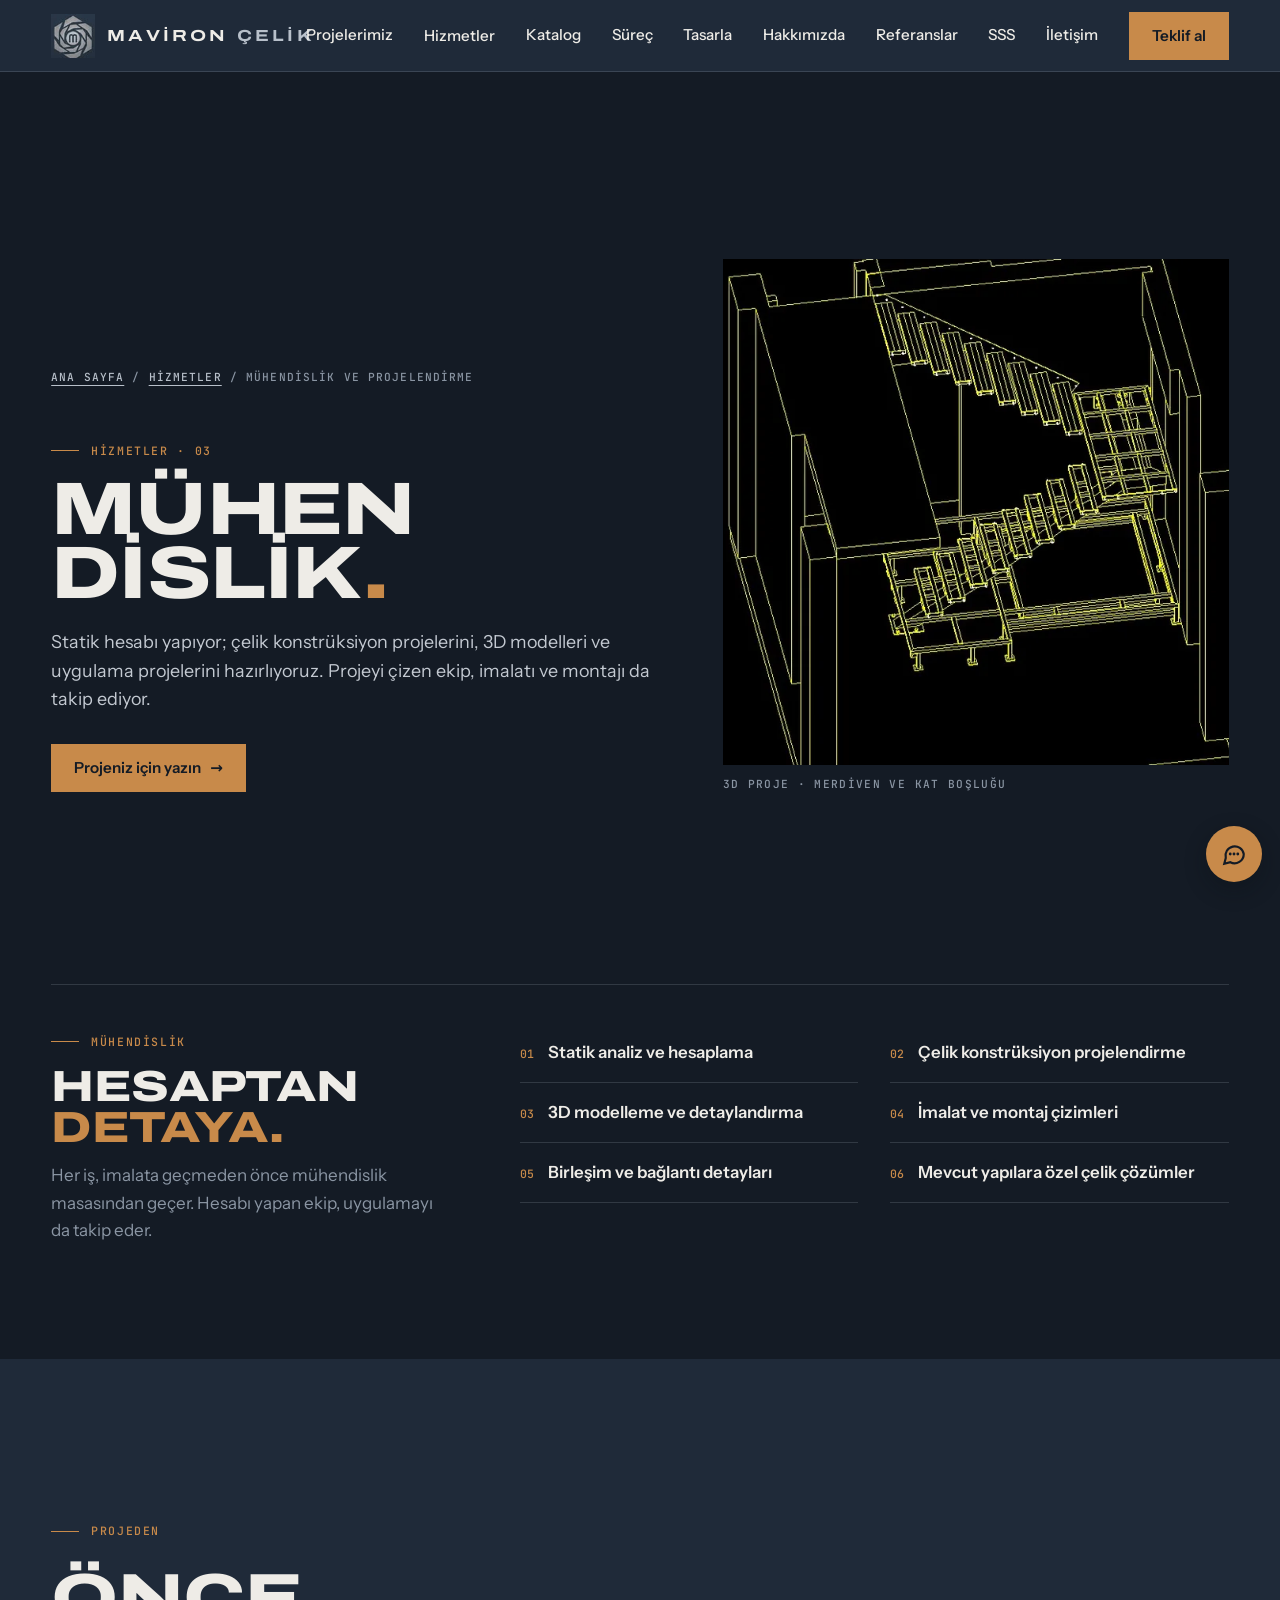
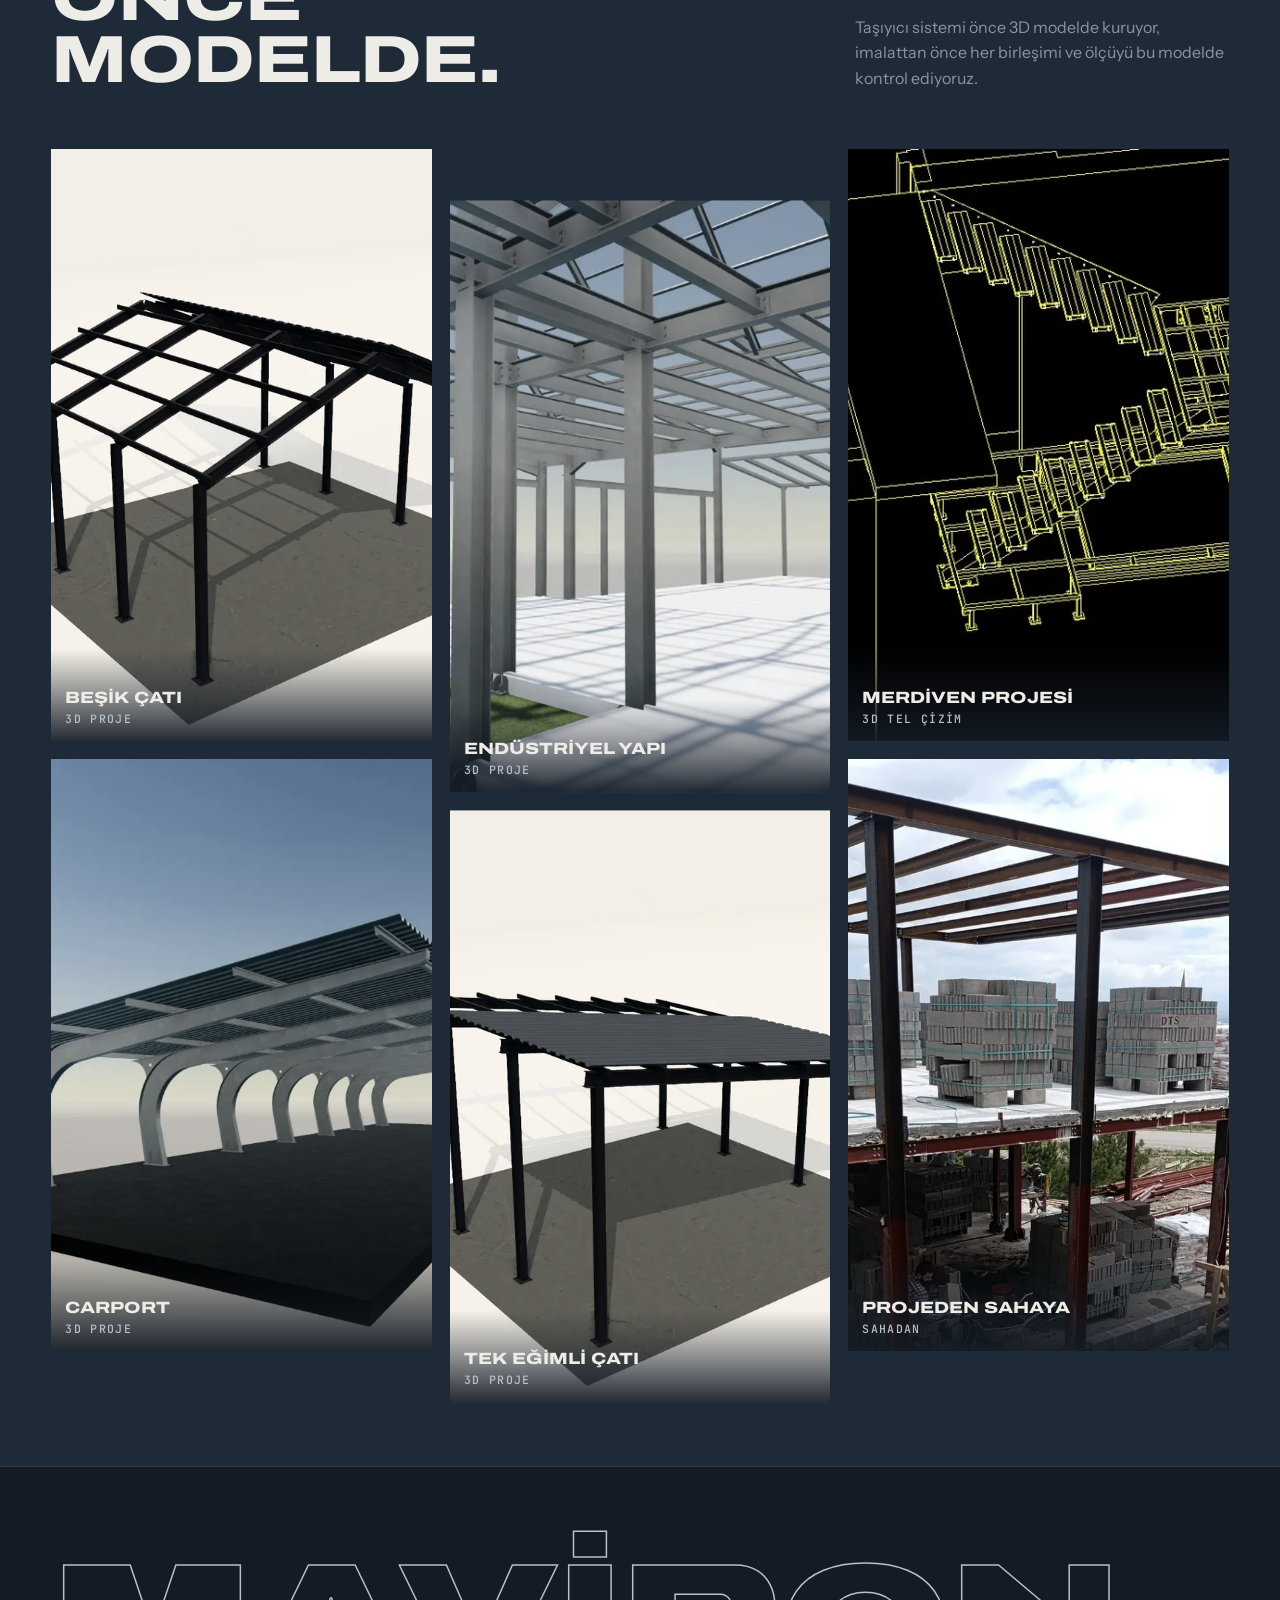
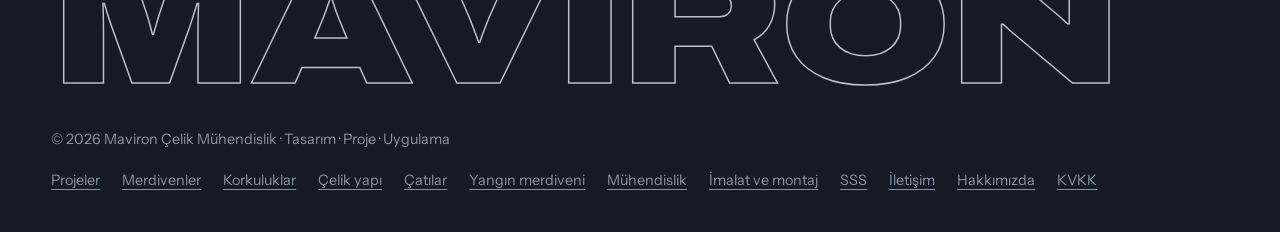
<file: muhendislik.html>
<!doctype html>
<html lang="tr">
<head>
<meta charset="utf-8">
<meta name="viewport" content="width=device-width, initial-scale=1">
<title>Çelik Konstrüksiyon Projelendirme | Maviron Çelik</title>
<meta name="description" content="Statik analiz, çelik konstrüksiyon projelendirme, 3D modelleme, imalat ve montaj çizimleri ile birleşim detayları. Hesabı yapan ekip uygulamayı da takip eder.">
<meta name="theme-color" content="#141b25">
<link rel="icon" type="image/png" sizes="32x32" href="img/favicon-32.png">
<link rel="apple-touch-icon" href="img/apple-touch-icon.png">
<link rel="canonical" href="https://mavironcelik.com.tr/muhendislik.html">
<meta property="og:type" content="website">
<meta property="og:url" content="https://mavironcelik.com.tr/muhendislik.html">
<meta property="og:site_name" content="Maviron Çelik Mühendislik">
<meta property="og:locale" content="tr_TR">
<meta property="og:title" content="Çelik Konstrüksiyon Projelendirme | Maviron Çelik">
<meta property="og:description" content="Statik analiz, çelik konstrüksiyon projelendirme, 3D modelleme, imalat ve montaj çizimleri ile birleşim detayları. Hesabı yapan ekip uygulamayı da takip eder.">
<meta property="og:image" content="https://mavironcelik.com.tr/img/catilar/besik.webp">
<meta property="og:image:alt" content="Beşik çatılı çelik konstrüksiyon yapı">
<meta name="twitter:card" content="summary_large_image">
<meta name="twitter:title" content="Çelik Konstrüksiyon Projelendirme | Maviron Çelik">
<meta name="twitter:description" content="Statik analiz, çelik konstrüksiyon projelendirme, 3D modelleme, imalat ve montaj çizimleri ile birleşim detayları. Hesabı yapan ekip uygulamayı da takip eder.">
<meta name="twitter:image" content="https://mavironcelik.com.tr/img/catilar/besik.webp">
<link rel="preload" href="fonts/archivo-latin.woff2" as="font" type="font/woff2" crossorigin>
<link rel="preload" href="fonts/instrument-sans-latin.woff2" as="font" type="font/woff2" crossorigin>
<link rel="stylesheet" href="css/site.css?v=31">
<script src="js/nav.js?v=3" defer></script>
</head>
<body class="subpage">
<a class="skip" href="#ana">İçeriğe geç</a>

<header class="site-header">
  <a class="brand" href="index.html" aria-label="Maviron Çelik ana sayfa"><img src="img/mark.webp" width="128" height="128" alt=""><span><b>Maviron</b> Çelik</span></a>
  <button class="menu-toggle" aria-expanded="false" aria-controls="nav" aria-label="Menüyü aç">
    <svg viewBox="0 0 24 24" fill="none" stroke="currentColor" stroke-width="2" stroke-linecap="square" aria-hidden="true"><path d="M3 7h18M3 12h18M3 17h12"/></svg>
  </button>
  <nav class="nav" id="nav" aria-label="Ana menü">
    <a href="projeler.html">Projelerimiz</a>
    <div class="nav__group long">
      <a href="index.html#hizmetler">Hizmetler</a>
      <div class="nav__sub">
        <a href="mimari-celik.html">Mimari çelik uygulamalar</a>
        <a href="celik-yapi.html">Çelik yapı sistemleri</a>
        <a href="muhendislik.html" aria-current="page">Mühendislik ve projelendirme</a>
        <a href="imalat-montaj.html">İmalat ve montaj</a>
      </div>
    </div>
    <a class="long" href="katalog/Maviron-Celik-Katalog-2026.pdf" target="_blank" rel="noopener" type="application/pdf">Katalog</a>
    <a class="long" href="index.html#surec">Süreç</a>
    <a href="index.html#tasarla">Tasarla</a>
    <a class="long xl" href="hakkimizda.html">Hakkımızda</a>
    <a class="long xl" href="index.html#referanslar">Referanslar</a>
    <a href="index.html#sss">SSS</a>
    <a href="index.html#iletisim">İletişim</a>
    <a class="btn" href="index.html#teklif">Teklif al</a>
  </nav>
</header>

<main id="ana">
  <section class="page-hero page-hero--split" aria-labelledby="page-title">
    <div>
    <nav class="crumbs mono" aria-label="Konum"><a href="index.html">Ana sayfa</a> / <a href="index.html#hizmetler">Hizmetler</a> / <span aria-current="page">Mühendislik ve projelendirme</span></nav>
    <p class="eyebrow">Hizmetler · 03</p>
    <h1 class="page-hero__title wide" id="page-title">Mühen<br>dislik<em>.</em></h1>
    <p class="page-hero__lede">Statik hesabı yapıyor; çelik konstrüksiyon projelerini, 3D modelleri ve uygulama projelerini hazırlıyoruz. Projeyi çizen ekip, imalatı ve montajı da takip ediyor.</p>
    <div class="page-hero__actions"><a class="btn" href="index.html?is=End%C3%BCstriyel%20%C3%A7elik%20yap%C4%B1#teklif">Projeniz için yazın <span class="arrow" aria-hidden="true">→</span></a></div>
    </div>
    <figure class="page-hero__figure">
      <img src="img/steps/proje-cizim.webp" width="800" height="640" fetchpriority="high" alt="Merdiven projesinin 3D tel çizimi">
      <figcaption class="mono">3D proje · merdiven ve kat boşluğu</figcaption>
    </figure>
  </section>

  <section class="services services--page" aria-label="Mühendislik hizmetleri">
    <div class="eng" id="muhendislik" data-reveal>
      <div>
        <p class="eyebrow">Mühendislik</p>
        <h2 class="wide">Hesaptan<br><em>detaya.</em></h2>
        <p>Her iş, imalata geçmeden önce mühendislik masasından geçer. Hesabı yapan ekip, uygulamayı da takip eder.</p>
      </div>
      <ol>
        <li>Statik analiz ve hesaplama</li>
        <li>Çelik konstrüksiyon projelendirme</li>
        <li>3D modelleme ve detaylandırma</li>
        <li>İmalat ve montaj çizimleri</li>
        <li>Birleşim ve bağlantı detayları</li>
        <li>Mevcut yapılara özel çelik çözümler</li>
      </ol>
    </div>
  </section>

  <section class="work" aria-labelledby="eng-gallery-title">
    <div class="section-head" data-reveal>
      <div>
        <p class="eyebrow">Projeden</p>
        <h2 class="section-title wide" id="eng-gallery-title">Önce<br>modelde.</h2>
      </div>
      <p class="section-note">Taşıyıcı sistemi önce 3D modelde kuruyor, imalattan önce her birleşimi ve ölçüyü bu modelde kontrol ediyoruz.</p>
    </div>
    <div class="work__grid work__grid--3" data-reveal>
      <figure class="shot">
        <img src="img/catilar/besik.webp" loading="lazy" alt="Beşik çatılı çelik iskeletin 3D modeli">
        <figcaption class="shot__cap"><b>Beşik çatı</b><span class="mono">3D proje</span></figcaption>
      </figure>
      <figure class="shot">
        <img src="img/yapi/endustri.webp" loading="lazy" alt="Geniş açıklıklı çelik yapı iskeletinin 3D modeli">
        <figcaption class="shot__cap"><b>Endüstriyel yapı</b><span class="mono">3D proje</span></figcaption>
      </figure>
      <figure class="shot">
        <img src="img/steps/proje-cizim.webp" loading="lazy" alt="Merdiven projesinin 3D tel çizimi">
        <figcaption class="shot__cap"><b>Merdiven projesi</b><span class="mono">3D tel çizim</span></figcaption>
      </figure>
      <figure class="shot">
        <img src="img/yapi/carport-egri.webp" loading="lazy" alt="Eğri kolonlu çok araçlık carportun 3D görseli">
        <figcaption class="shot__cap"><b>Carport</b><span class="mono">3D proje</span></figcaption>
      </figure>
      <figure class="shot">
        <img src="img/catilar/tek.webp" loading="lazy" alt="Tek eğimli çelik çatının 3D modeli">
        <figcaption class="shot__cap"><b>Tek eğimli çatı</b><span class="mono">3D proje</span></figcaption>
      </figure>
      <figure class="shot">
        <img src="img/yapi/karkas-saha.webp" loading="lazy" alt="Yapım aşamasında iki katlı çelik karkas yapı">
        <figcaption class="shot__cap"><b>Projeden sahaya</b><span class="mono">Sahadan</span></figcaption>
      </figure>
    </div>
  </section>

</main>

<footer class="site-footer">
  <p class="site-footer__mark" aria-hidden="true">MAVİRON</p>
  <div class="site-footer__row">
    <span>© 2026 Maviron Çelik Mühendislik · Tasarım · Proje · Uygulama</span>
    <nav aria-label="Alt menü">
      <a href="projeler.html">Projeler</a>
      <a href="mimari-celik.html">Merdivenler</a>
      <a href="mimari-celik.html#korkuluklar">Korkuluklar</a>
      <a href="celik-yapi.html">Çelik yapı</a>
      <a href="catilar.html">Çatılar</a>
      <a href="yangin-merdiveni.html">Yangın merdiveni</a>
      <a href="muhendislik.html" aria-current="page">Mühendislik</a>
      <a href="imalat-montaj.html">İmalat ve montaj</a>
      <a href="index.html#sss">SSS</a>
      <a href="index.html#iletisim">İletişim</a>
      <a href="hakkimizda.html">Hakkımızda</a>
      <a href="kvkk.html">KVKK</a>
    </nav>
  </div>
</footer>

<!-- quick contact, bottom right; Facebook is a placeholder until the page exists -->
<div class="fab" aria-label="Hızlı iletişim" role="group">
  <button type="button" class="fab__toggle" aria-expanded="false" aria-controls="fab-list" aria-label="Hızlı iletişimi aç"><svg class="fab__chat" viewBox="0 0 24 24" fill="none" stroke="currentColor" stroke-width="2" stroke-linecap="round" aria-hidden="true"><path d="M21 12a8.5 8.5 0 0 1-12.4 7.6L3 21l1.4-5.4A8.5 8.5 0 1 1 21 12z"/><path d="M8.5 12h.01M12 12h.01M15.5 12h.01" stroke-width="2.6"/></svg><svg class="fab__x" viewBox="0 0 24 24" fill="none" stroke="currentColor" stroke-width="2.2" stroke-linecap="round" aria-hidden="true"><path d="M6 6l12 12M18 6L6 18"/></svg></button>
  <div class="fab__list" id="fab-list">
  <a class="fab__btn fab__btn--wa" href="https://wa.me/905363773370" target="_blank" rel="noopener" aria-label="WhatsApp'tan yazın"><svg viewBox="0 0 24 24" fill="currentColor" aria-hidden="true"><path d="M12 2a10 10 0 0 0-8.6 15.1L2 22l5-1.3A10 10 0 1 0 12 2zm0 18.2a8.2 8.2 0 0 1-4.2-1.2l-.3-.2-3 .8.8-2.9-.2-.3A8.2 8.2 0 1 1 12 20.2zm4.5-6.1c-.2-.1-1.5-.7-1.7-.8s-.4-.1-.6.1-.6.8-.8 1-.3.2-.5.1a6.7 6.7 0 0 1-3.3-2.9c-.3-.4.2-.4.6-1.3.1-.2 0-.3 0-.4l-.8-1.8c-.2-.5-.4-.4-.6-.4h-.5a1 1 0 0 0-.7.3 3 3 0 0 0-.9 2.2 5.2 5.2 0 0 0 1.1 2.7 11.8 11.8 0 0 0 4.5 4c1.7.7 2.3.8 3.2.6a2.7 2.7 0 0 0 1.8-1.3 2.2 2.2 0 0 0 .1-1.3c0-.1-.2-.2-.5-.3z"/></svg></a>
  <a class="fab__btn" href="https://www.instagram.com/mavironcelik/" target="_blank" rel="noopener" aria-label="Instagram: @mavironcelik"><svg viewBox="0 0 24 24" fill="none" stroke="currentColor" stroke-width="2" aria-hidden="true"><rect x="3" y="3" width="18" height="18" rx="5"/><circle cx="12" cy="12" r="4"/><circle cx="17.5" cy="6.5" r="1" fill="currentColor" stroke="none"/></svg></a>
  <a class="fab__btn" href="tel:+905363773370" aria-label="Telefonla arayın: 0536 377 33 70"><svg viewBox="0 0 24 24" fill="currentColor" aria-hidden="true"><path d="M6.6 10.8a15.1 15.1 0 0 0 6.6 6.6l2.2-2.2a1 1 0 0 1 1-.25 11.4 11.4 0 0 0 3.6.57 1 1 0 0 1 1 1V20a1 1 0 0 1-1 1A17 17 0 0 1 3 4a1 1 0 0 1 1-1h3.5a1 1 0 0 1 1 1c0 1.25.2 2.45.57 3.57a1 1 0 0 1-.25 1z"/></svg></a>
  <span class="fab__btn is-disabled" aria-disabled="true" role="img" aria-label="Facebook (yakında)" title="Facebook · yakında"><svg viewBox="0 0 24 24" fill="currentColor" aria-hidden="true"><path d="M13.5 21v-7.5h2.5l.4-3h-2.9V8.6c0-.9.25-1.5 1.5-1.5h1.5V4.4a20 20 0 0 0-2.2-.1c-2.2 0-3.7 1.3-3.7 3.8v2.4H8.1v3h2.5V21z"/></svg></span>
  </div>
</div>

<script>
  // Scroll reveal; content stays visible without JS or with reduced motion
  if (!matchMedia('(prefers-reduced-motion: reduce)').matches && 'IntersectionObserver' in window) {
    const io = new IntersectionObserver(entries => entries.forEach(en => {
      if (en.isIntersecting) { en.target.classList.add('is-in'); io.unobserve(en.target); }
    }), { rootMargin: '0px 0px -10% 0px' });
    document.querySelectorAll('[data-reveal]').forEach(el => io.observe(el));
  }
</script>
</body>
</html>
</file>
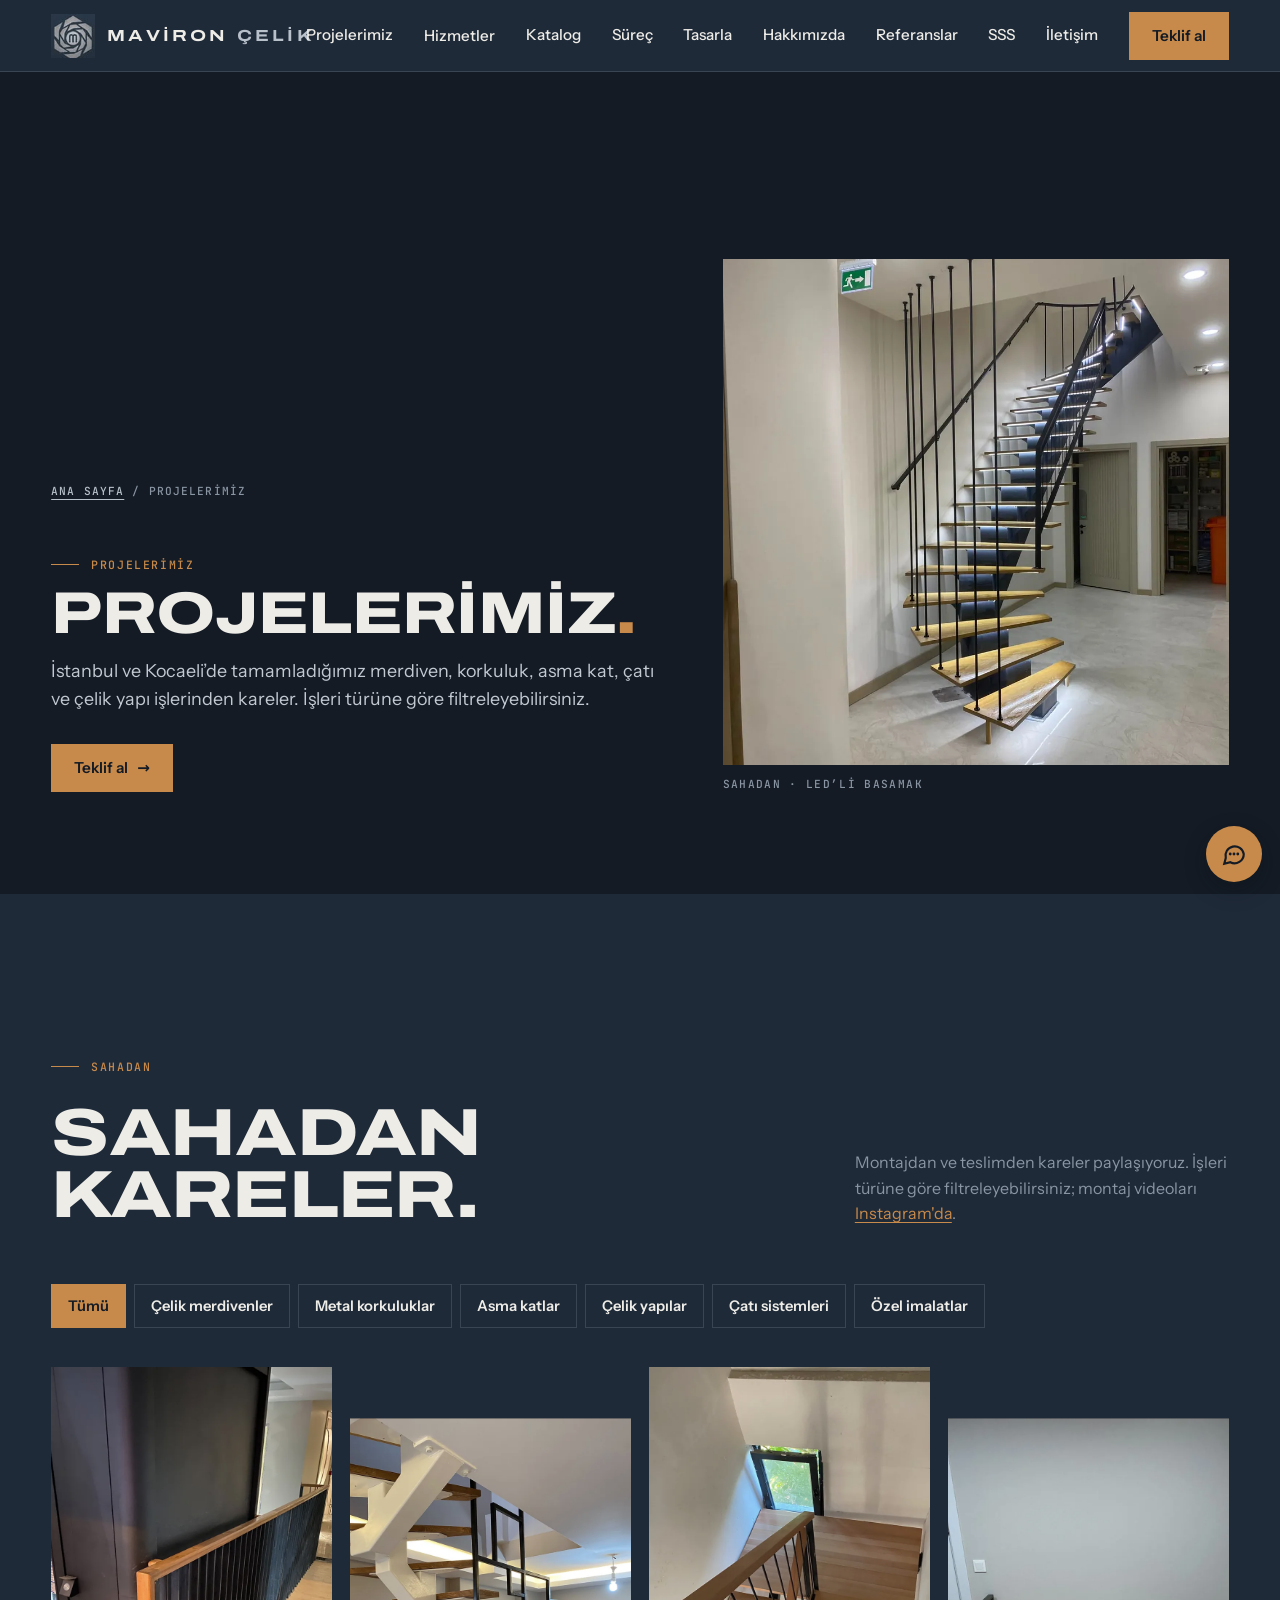
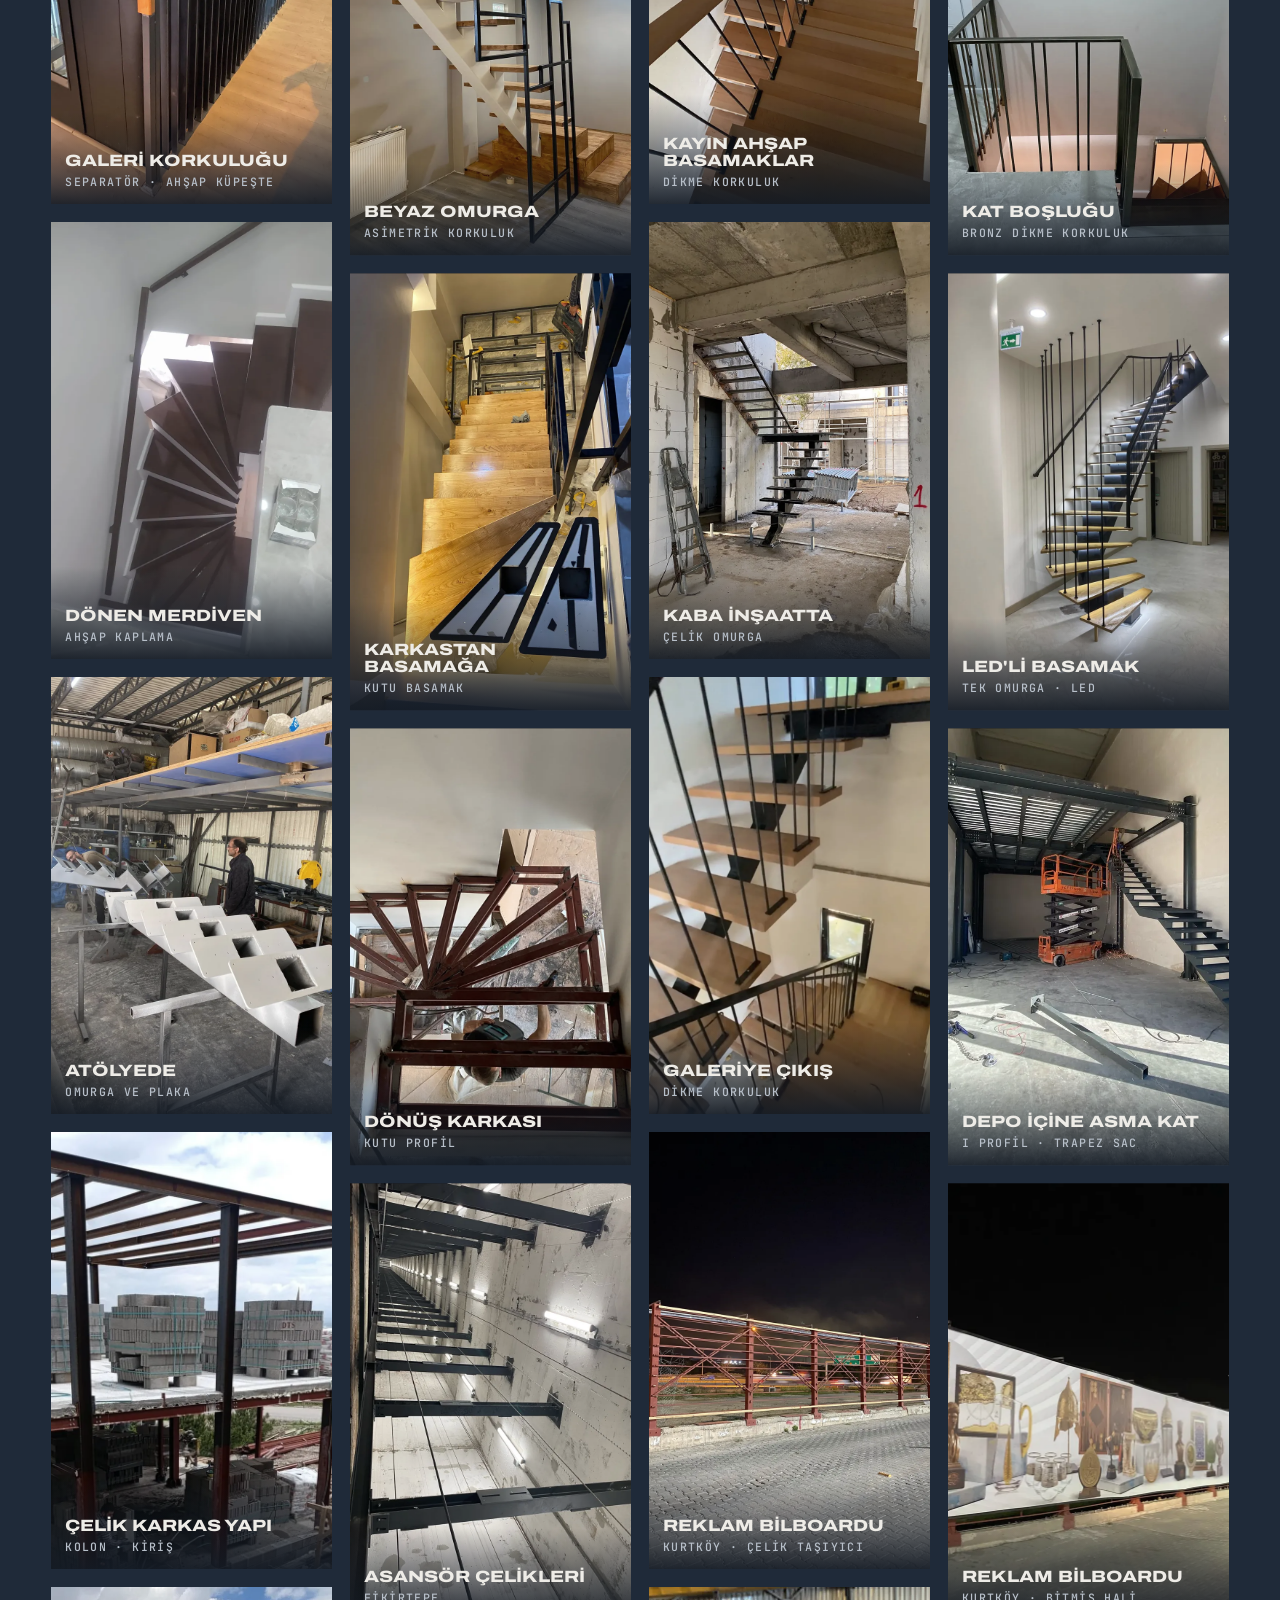
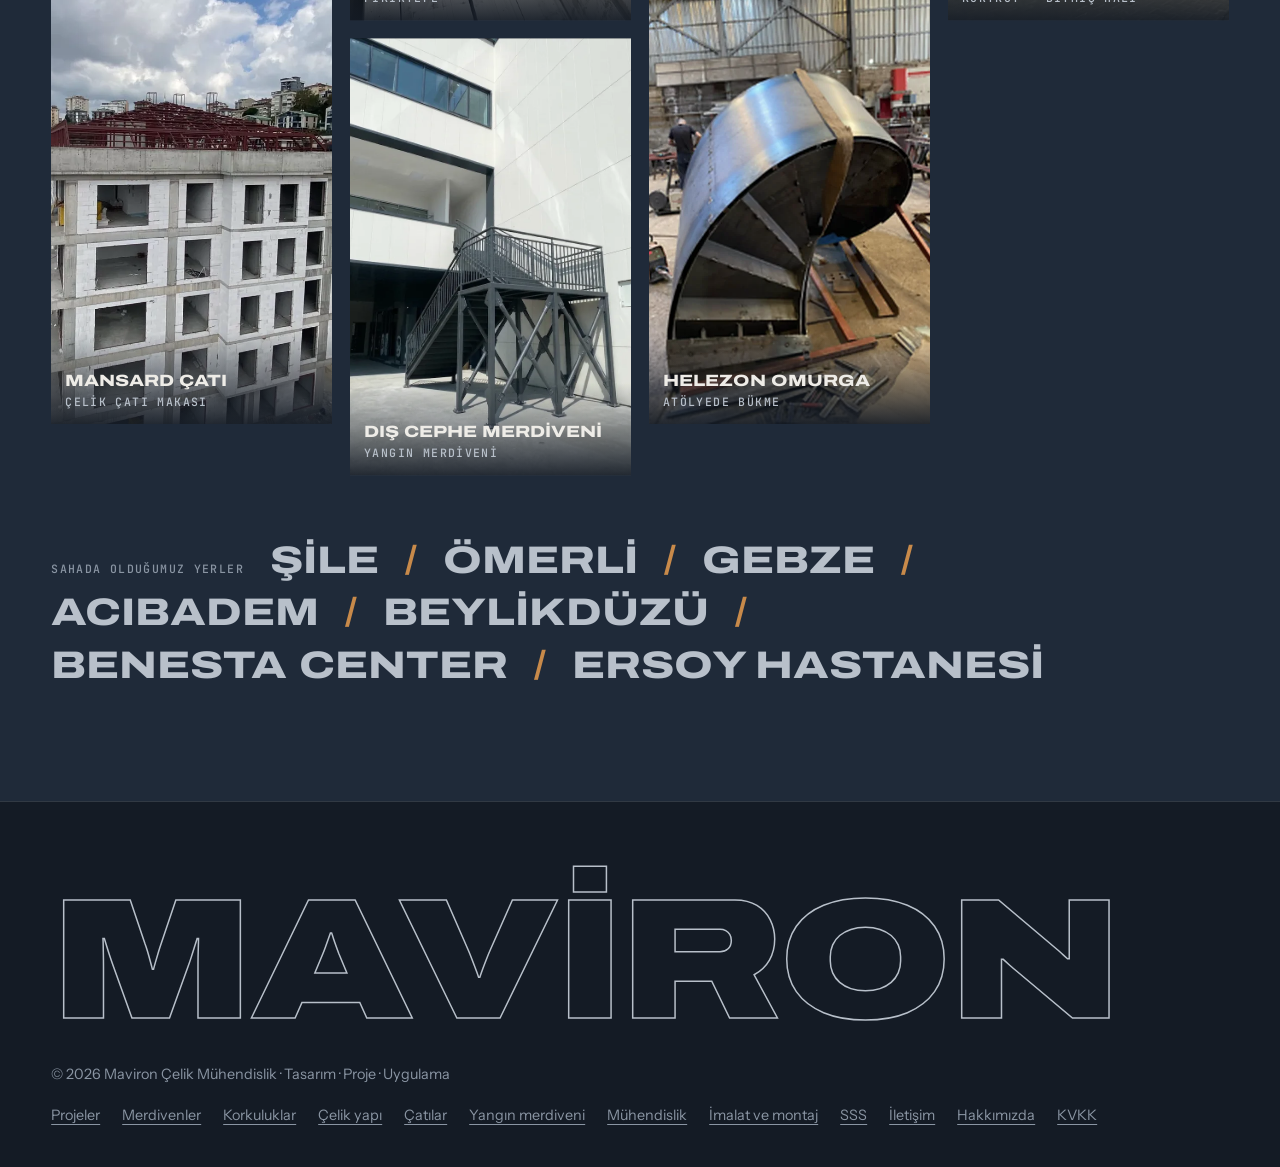
<file: projeler.html>
<!doctype html>
<html lang="tr">
<head>
<meta charset="utf-8">
<meta name="viewport" content="width=device-width, initial-scale=1">
<title>Projelerimiz: Çelik Merdiven ve Asma Kat | Maviron Çelik</title>
<meta name="description" content="Maviron Çelik&#x27;in tamamladığı çelik merdiven, metal korkuluk, asma kat, çelik çatı ve çelik yapı projelerinden sahadan fotoğraflar.">
<meta name="theme-color" content="#141b25">
<link rel="icon" type="image/png" sizes="32x32" href="img/favicon-32.png">
<link rel="apple-touch-icon" href="img/apple-touch-icon.png">
<link rel="canonical" href="https://mavironcelik.com.tr/projeler.html">
<meta property="og:type" content="website">
<meta property="og:url" content="https://mavironcelik.com.tr/projeler.html">
<meta property="og:site_name" content="Maviron Çelik Mühendislik">
<meta property="og:locale" content="tr_TR">
<meta property="og:title" content="Projelerimiz: Çelik Merdiven ve Asma Kat | Maviron Çelik">
<meta property="og:description" content="Maviron Çelik&#x27;in tamamladığı çelik merdiven, metal korkuluk, asma kat, çelik çatı ve çelik yapı projelerinden sahadan fotoğraflar.">
<meta property="og:image" content="https://mavironcelik.com.tr/img/foto/galeri.webp">
<meta property="og:image:alt" content="Maviron Çelik projelerinden sahadan kareler">
<meta name="twitter:card" content="summary_large_image">
<meta name="twitter:title" content="Projelerimiz: Çelik Merdiven ve Asma Kat | Maviron Çelik">
<meta name="twitter:description" content="Maviron Çelik&#x27;in tamamladığı çelik merdiven, metal korkuluk, asma kat, çelik çatı ve çelik yapı projelerinden sahadan fotoğraflar.">
<meta name="twitter:image" content="https://mavironcelik.com.tr/img/foto/galeri.webp">
<link rel="preload" href="fonts/archivo-latin.woff2" as="font" type="font/woff2" crossorigin>
<link rel="preload" href="fonts/instrument-sans-latin.woff2" as="font" type="font/woff2" crossorigin>
<link rel="stylesheet" href="css/site.css?v=31">
<script src="js/nav.js?v=3" defer></script>
</head>
<body class="subpage">
<a class="skip" href="#ana">İçeriğe geç</a>

<header class="site-header">
  <a class="brand" href="index.html" aria-label="Maviron Çelik ana sayfa"><img src="img/mark.webp" width="128" height="128" alt=""><span><b>Maviron</b> Çelik</span></a>
  <button class="menu-toggle" aria-expanded="false" aria-controls="nav" aria-label="Menüyü aç">
    <svg viewBox="0 0 24 24" fill="none" stroke="currentColor" stroke-width="2" stroke-linecap="square" aria-hidden="true"><path d="M3 7h18M3 12h18M3 17h12"/></svg>
  </button>
  <nav class="nav" id="nav" aria-label="Ana menü">
    <a href="projeler.html" aria-current="page">Projelerimiz</a>
    <div class="nav__group long">
      <a href="index.html#hizmetler">Hizmetler</a>
      <div class="nav__sub">
        <a href="mimari-celik.html">Mimari çelik uygulamalar</a>
        <a href="celik-yapi.html">Çelik yapı sistemleri</a>
        <a href="muhendislik.html">Mühendislik ve projelendirme</a>
        <a href="imalat-montaj.html">İmalat ve montaj</a>
      </div>
    </div>
    <a class="long" href="katalog/Maviron-Celik-Katalog-2026.pdf" target="_blank" rel="noopener" type="application/pdf">Katalog</a>
    <a class="long" href="index.html#surec">Süreç</a>
    <a href="index.html#tasarla">Tasarla</a>
    <a class="long xl" href="hakkimizda.html">Hakkımızda</a>
    <a class="long xl" href="index.html#referanslar">Referanslar</a>
    <a href="index.html#sss">SSS</a>
    <a href="index.html#iletisim">İletişim</a>
    <a class="btn" href="index.html#teklif">Teklif al</a>
  </nav>
</header>

<main id="ana">
  <section class="page-hero page-hero--split" aria-labelledby="page-title">
    <div>
    <nav class="crumbs mono" aria-label="Konum"><a href="index.html">Ana sayfa</a> / <span aria-current="page">Projelerimiz</span></nav>
    <p class="eyebrow">Projelerimiz</p>
    <h1 class="page-hero__title page-hero__title--line wide" id="page-title">Projelerimiz<em>.</em></h1>
    <p class="page-hero__lede">İstanbul ve Kocaeli’de tamamladığımız merdiven, korkuluk, asma kat, çatı ve çelik yapı işlerinden kareler. İşleri türüne göre filtreleyebilirsiniz.</p>
    <div class="page-hero__actions"><a class="btn" href="index.html?is=%C3%87elik%20merdiven#teklif">Teklif al <span class="arrow" aria-hidden="true">→</span></a></div>
    </div>
    <figure class="page-hero__figure">
      <img src="img/foto/isikli.webp" width="900" height="1200" fetchpriority="high" alt="Tek siyah çelik omurgalı, basamak altları LED ışıklı merdiven">
      <figcaption class="mono">Sahadan · LED’li basamak</figcaption>
    </figure>
  </section>

  <!-- PROJELER — photos are thumbnails of Maviron's own Instagram posts (October 2026) -->
  <section class="work" id="projeler" aria-labelledby="work-title">
    <div class="section-head" data-reveal>
      <div>
        <p class="eyebrow">Sahadan</p>
        <h2 class="section-title wide" id="work-title">Sahadan<br>kareler.</h2>
      </div>
      <p class="section-note">Montajdan ve teslimden kareler paylaşıyoruz. İşleri türüne göre filtreleyebilirsiniz; montaj videoları <a href="https://www.instagram.com/mavironcelik/" target="_blank" rel="noopener">Instagram'da</a>.</p>
    </div>

    <div class="filter" role="group" aria-label="Projeleri filtrele">
      <button type="button" data-f="all" aria-pressed="true">Tümü</button>
      <button type="button" data-f="merdiven" aria-pressed="false">Çelik merdivenler</button>
      <button type="button" data-f="korkuluk" aria-pressed="false">Metal korkuluklar</button>
      <button type="button" data-f="asmakat" aria-pressed="false">Asma katlar</button>
      <button type="button" data-f="yapi" aria-pressed="false">Çelik yapılar</button>
      <button type="button" data-f="cati" aria-pressed="false">Çatı sistemleri</button>
      <button type="button" data-f="ozel" aria-pressed="false">Özel imalatlar</button>
    </div>

    <div class="work__grid" data-reveal>
      <figure class="shot" data-cat="korkuluk">
        <img src="img/foto/galeri.webp" width="900" height="1200" loading="lazy" alt="Galeri boşluğunda sık siyah dikmeli, ahşap küpeşteli separatör korkuluk">
        <figcaption class="shot__cap"><b>Galeri korkuluğu</b><span class="mono">Separatör · ahşap küpeşte</span></figcaption>
      </figure>
      <figure class="shot" data-cat="merdiven korkuluk">
        <img src="img/foto/beyaz-aci.webp" width="900" height="1200" loading="lazy" alt="Beyaz çift omurgalı merdiven ve önünde asimetrik siyah metal korkuluk">
        <figcaption class="shot__cap"><b>Beyaz omurga</b><span class="mono">Asimetrik korkuluk</span></figcaption>
      </figure>
      <figure class="shot" data-cat="merdiven korkuluk">
        <img src="img/foto/ustten-dikme.webp" width="900" height="1200" loading="lazy" alt="Yukarıdan bakış: kayın basamaklı, ince dikmeli ve ahşap küpeşteli merdiven">
        <figcaption class="shot__cap"><b>Kayın ahşap basamaklar</b><span class="mono">Dikme korkuluk</span></figcaption>
      </figure>
      <figure class="shot" data-cat="korkuluk">
        <img src="img/foto/bronz.webp" width="900" height="1200" loading="lazy" alt="Kat boşluğunu çevreleyen bronz renkli dikme korkuluk, altta dönen ahşap basamaklar">
        <figcaption class="shot__cap"><b>Kat boşluğu</b><span class="mono">Bronz dikme korkuluk</span></figcaption>
      </figure>
      <figure class="shot" data-cat="merdiven">
        <img src="img/foto/koyu-donus.webp" width="900" height="1200" loading="lazy" alt="Yukarıdan bakış: beyaz rıhtlı, koyu ahşap kaplama, yelpaze gibi dönen basamaklar">
        <figcaption class="shot__cap"><b>Dönen merdiven</b><span class="mono">Ahşap kaplama</span></figcaption>
      </figure>
      <figure class="shot" data-cat="merdiven">
        <img src="img/foto/kutu-karkas.webp" width="900" height="1200" loading="lazy" alt="Yukarıdan bakış: ahşap basamaklar takılmış, altta çelik kutu karkaslar bekliyor">
        <figcaption class="shot__cap"><b>Karkastan basamağa</b><span class="mono">Kutu basamak</span></figcaption>
      </figure>
      <figure class="shot" data-cat="merdiven">
        <img src="img/foto/kaba-insaat.webp" width="900" height="1200" loading="lazy" alt="Kaba inşaatta duvara bağlı ilk kol ve tek omurgalı ikinci kol, çelik plaka basamaklar">
        <figcaption class="shot__cap"><b>Kaba inşaatta</b><span class="mono">Çelik omurga</span></figcaption>
      </figure>
      <figure class="shot" data-cat="merdiven">
        <img src="img/foto/isikli.webp" width="900" height="1200" loading="lazy" alt="Tek siyah çelik omurgalı, basamak altları LED ışıklı meşe basamaklı ve tavana uzanan dikmeli merdiven">
        <figcaption class="shot__cap"><b>LED'li basamak</b><span class="mono">Tek omurga · LED</span></figcaption>
      </figure>
      <figure class="shot" data-cat="merdiven ozel">
        <img src="img/foto/atolye.webp" width="900" height="1200" loading="lazy" alt="Atölyede sehpalar üzerinde beyaz boyalı çelik omurgalar ve kaynaklı basamak plakaları">
        <figcaption class="shot__cap"><b>Atölyede</b><span class="mono">Omurga ve plaka</span></figcaption>
      </figure>
      <figure class="shot" data-cat="merdiven">
        <img src="img/foto/donus-karkas.webp" width="900" height="1200" loading="lazy" alt="Yukarıdan bakış: yelpaze gibi dönen basamakların kutu profil çelik karkası, montaj sırasında">
        <figcaption class="shot__cap"><b>Dönüş karkası</b><span class="mono">Kutu profil</span></figcaption>
      </figure>
      <figure class="shot" data-cat="merdiven korkuluk">
        <img src="img/foto/ustten-omurga.webp" width="900" height="1200" loading="lazy" alt="Yukarıdan bakış: tek siyah omurgalı meşe basamaklar, dikme korkuluk ve aşağıda dönen ikinci kol">
        <figcaption class="shot__cap"><b>Galeriye çıkış</b><span class="mono">Dikme korkuluk</span></figcaption>
      </figure>
      <figure class="shot" data-cat="asmakat yapi">
        <img src="img/yapi/asmakat-saha.webp" width="800" height="800" loading="lazy" alt="Montaj sırasında depo içinde: I profil kolon ve kirişli, trapez sac döşemeli çelik asma kat">
        <figcaption class="shot__cap"><b>Depo içine asma kat</b><span class="mono">I profil · trapez sac</span></figcaption>
      </figure>
      <figure class="shot" data-cat="yapi">
        <img src="img/yapi/karkas-saha.webp" width="900" height="900" loading="lazy" alt="Yapım aşamasında iki katlı çelik karkas yapı: I profil kolon ve kirişler">
        <figcaption class="shot__cap"><b>Çelik karkas yapı</b><span class="mono">Kolon · kiriş</span></figcaption>
      </figure>
      <figure class="shot" data-cat="yapi ozel">
        <img src="img/foto/asansor-4.webp" width="900" height="1200" loading="lazy" alt="Fikirtepe: asansör kuyusunda aşağıdan yukarı bakış, duvara ankrajlı çelik kirişler">
        <figcaption class="shot__cap"><b>Asansör çelikleri</b><span class="mono">Fikirtepe</span></figcaption>
      </figure>
      <figure class="shot" data-cat="yapi ozel">
        <img src="img/yapi/bilboard-karkas.webp" width="900" height="1200" loading="lazy" style="object-position: 50% 55%" alt="Kurtköy: çapraz bağlantılı kırmızı astar boyalı çelik reklam bilboardu taşıyıcısı, gece">
        <figcaption class="shot__cap"><b>Reklam bilboardu</b><span class="mono">Kurtköy · çelik taşıyıcı</span></figcaption>
      </figure>
      <figure class="shot" data-cat="yapi ozel">
        <img src="img/yapi/bilboard-bitmis-k.webp" width="900" height="880" loading="lazy" style="object-position: 50% 60%" alt="Kurtköy: çelik taşıyıcı üzerine gerilmiş, ışıklandırılmış uzun reklam bilboardu, gece">
        <figcaption class="shot__cap"><b>Reklam bilboardu</b><span class="mono">Kurtköy · bitmiş hali</span></figcaption>
      </figure>
      <figure class="shot" data-cat="cati yapi">
        <img src="img/yapi/cati-saha.webp" width="800" height="800" loading="lazy" alt="Beş katlı binanın teras katına kurulan kırmızı astar boyalı çelik çatı makasları">
        <figcaption class="shot__cap"><b>Mansard çatı</b><span class="mono">Çelik çatı makası</span></figcaption>
      </figure>
      <figure class="shot" data-cat="merdiven yapi">
        <img src="img/foto/yangin-bitmis.webp" width="765" height="1024" loading="lazy" alt="Teslim edilmiş çelik dış cephe merdiveni ve çapraz bağlantılı sahanlık kulesi">
        <figcaption class="shot__cap"><b>Dış cephe merdiveni</b><span class="mono">Yangın merdiveni</span></figcaption>
      </figure>
      <figure class="shot" data-cat="ozel merdiven">
        <img src="img/foto/helezon-1.webp" width="708" height="870" loading="lazy" alt="Atölyede bükülerek imal edilen helezon çelik merdiven omurgası">
        <figcaption class="shot__cap"><b>Helezon omurga</b><span class="mono">Atölyede bükme</span></figcaption>
      </figure>
    </div>

    <div class="places" data-reveal>
      <span class="mono">Sahada olduğumuz yerler</span>
      <ul>
        <li>Şile</li><li>Ömerli</li><li>Gebze</li><li>Acıbadem</li><li>Beylikdüzü</li><li>Benesta Center</li><li>Ersoy Hastanesi</li>
      </ul>
    </div>
  </section>

</main>

<footer class="site-footer">
  <p class="site-footer__mark" aria-hidden="true">MAVİRON</p>
  <div class="site-footer__row">
    <span>© 2026 Maviron Çelik Mühendislik · Tasarım · Proje · Uygulama</span>
    <nav aria-label="Alt menü">
      <a href="projeler.html" aria-current="page">Projeler</a>
      <a href="mimari-celik.html">Merdivenler</a>
      <a href="mimari-celik.html#korkuluklar">Korkuluklar</a>
      <a href="celik-yapi.html">Çelik yapı</a>
      <a href="catilar.html">Çatılar</a>
      <a href="yangin-merdiveni.html">Yangın merdiveni</a>
      <a href="muhendislik.html">Mühendislik</a>
      <a href="imalat-montaj.html">İmalat ve montaj</a>
      <a href="index.html#sss">SSS</a>
      <a href="index.html#iletisim">İletişim</a>
      <a href="hakkimizda.html">Hakkımızda</a>
      <a href="kvkk.html">KVKK</a>
    </nav>
  </div>
</footer>

<!-- quick contact, bottom right; Facebook is a placeholder until the page exists -->
<div class="fab" aria-label="Hızlı iletişim" role="group">
  <button type="button" class="fab__toggle" aria-expanded="false" aria-controls="fab-list" aria-label="Hızlı iletişimi aç"><svg class="fab__chat" viewBox="0 0 24 24" fill="none" stroke="currentColor" stroke-width="2" stroke-linecap="round" aria-hidden="true"><path d="M21 12a8.5 8.5 0 0 1-12.4 7.6L3 21l1.4-5.4A8.5 8.5 0 1 1 21 12z"/><path d="M8.5 12h.01M12 12h.01M15.5 12h.01" stroke-width="2.6"/></svg><svg class="fab__x" viewBox="0 0 24 24" fill="none" stroke="currentColor" stroke-width="2.2" stroke-linecap="round" aria-hidden="true"><path d="M6 6l12 12M18 6L6 18"/></svg></button>
  <div class="fab__list" id="fab-list">
  <a class="fab__btn fab__btn--wa" href="https://wa.me/905363773370" target="_blank" rel="noopener" aria-label="WhatsApp'tan yazın"><svg viewBox="0 0 24 24" fill="currentColor" aria-hidden="true"><path d="M12 2a10 10 0 0 0-8.6 15.1L2 22l5-1.3A10 10 0 1 0 12 2zm0 18.2a8.2 8.2 0 0 1-4.2-1.2l-.3-.2-3 .8.8-2.9-.2-.3A8.2 8.2 0 1 1 12 20.2zm4.5-6.1c-.2-.1-1.5-.7-1.7-.8s-.4-.1-.6.1-.6.8-.8 1-.3.2-.5.1a6.7 6.7 0 0 1-3.3-2.9c-.3-.4.2-.4.6-1.3.1-.2 0-.3 0-.4l-.8-1.8c-.2-.5-.4-.4-.6-.4h-.5a1 1 0 0 0-.7.3 3 3 0 0 0-.9 2.2 5.2 5.2 0 0 0 1.1 2.7 11.8 11.8 0 0 0 4.5 4c1.7.7 2.3.8 3.2.6a2.7 2.7 0 0 0 1.8-1.3 2.2 2.2 0 0 0 .1-1.3c0-.1-.2-.2-.5-.3z"/></svg></a>
  <a class="fab__btn" href="https://www.instagram.com/mavironcelik/" target="_blank" rel="noopener" aria-label="Instagram: @mavironcelik"><svg viewBox="0 0 24 24" fill="none" stroke="currentColor" stroke-width="2" aria-hidden="true"><rect x="3" y="3" width="18" height="18" rx="5"/><circle cx="12" cy="12" r="4"/><circle cx="17.5" cy="6.5" r="1" fill="currentColor" stroke="none"/></svg></a>
  <a class="fab__btn" href="tel:+905363773370" aria-label="Telefonla arayın: 0536 377 33 70"><svg viewBox="0 0 24 24" fill="currentColor" aria-hidden="true"><path d="M6.6 10.8a15.1 15.1 0 0 0 6.6 6.6l2.2-2.2a1 1 0 0 1 1-.25 11.4 11.4 0 0 0 3.6.57 1 1 0 0 1 1 1V20a1 1 0 0 1-1 1A17 17 0 0 1 3 4a1 1 0 0 1 1-1h3.5a1 1 0 0 1 1 1c0 1.25.2 2.45.57 3.57a1 1 0 0 1-.25 1z"/></svg></a>
  <span class="fab__btn is-disabled" aria-disabled="true" role="img" aria-label="Facebook (yakında)" title="Facebook · yakında"><svg viewBox="0 0 24 24" fill="currentColor" aria-hidden="true"><path d="M13.5 21v-7.5h2.5l.4-3h-2.9V8.6c0-.9.25-1.5 1.5-1.5h1.5V4.4a20 20 0 0 0-2.2-.1c-2.2 0-3.7 1.3-3.7 3.8v2.4H8.1v3h2.5V21z"/></svg></span>
  </div>
</div>

<script>
  // Projects: filter by kind of work
  const filterBtns = document.querySelectorAll('.filter button'), shots = document.querySelectorAll('.work__grid .shot');
  filterBtns.forEach(btn => btn.addEventListener('click', () => {
    const f = btn.dataset.f;
    filterBtns.forEach(b => b.setAttribute('aria-pressed', b === btn));
    shots.forEach(sh => { sh.hidden = f !== 'all' && !sh.dataset.cat.split(' ').includes(f); });
    document.querySelector('.work__grid').classList.toggle('is-filtered', f !== 'all');
  }));
  // Scroll reveal; content stays visible without JS or with reduced motion
  if (!matchMedia('(prefers-reduced-motion: reduce)').matches && 'IntersectionObserver' in window) {
    const io = new IntersectionObserver(entries => entries.forEach(en => {
      if (en.isIntersecting) { en.target.classList.add('is-in'); io.unobserve(en.target); }
    }), { rootMargin: '0px 0px -10% 0px' });
    document.querySelectorAll('[data-reveal]').forEach(el => io.observe(el));
  }
</script>
</body>
</html>
</file>
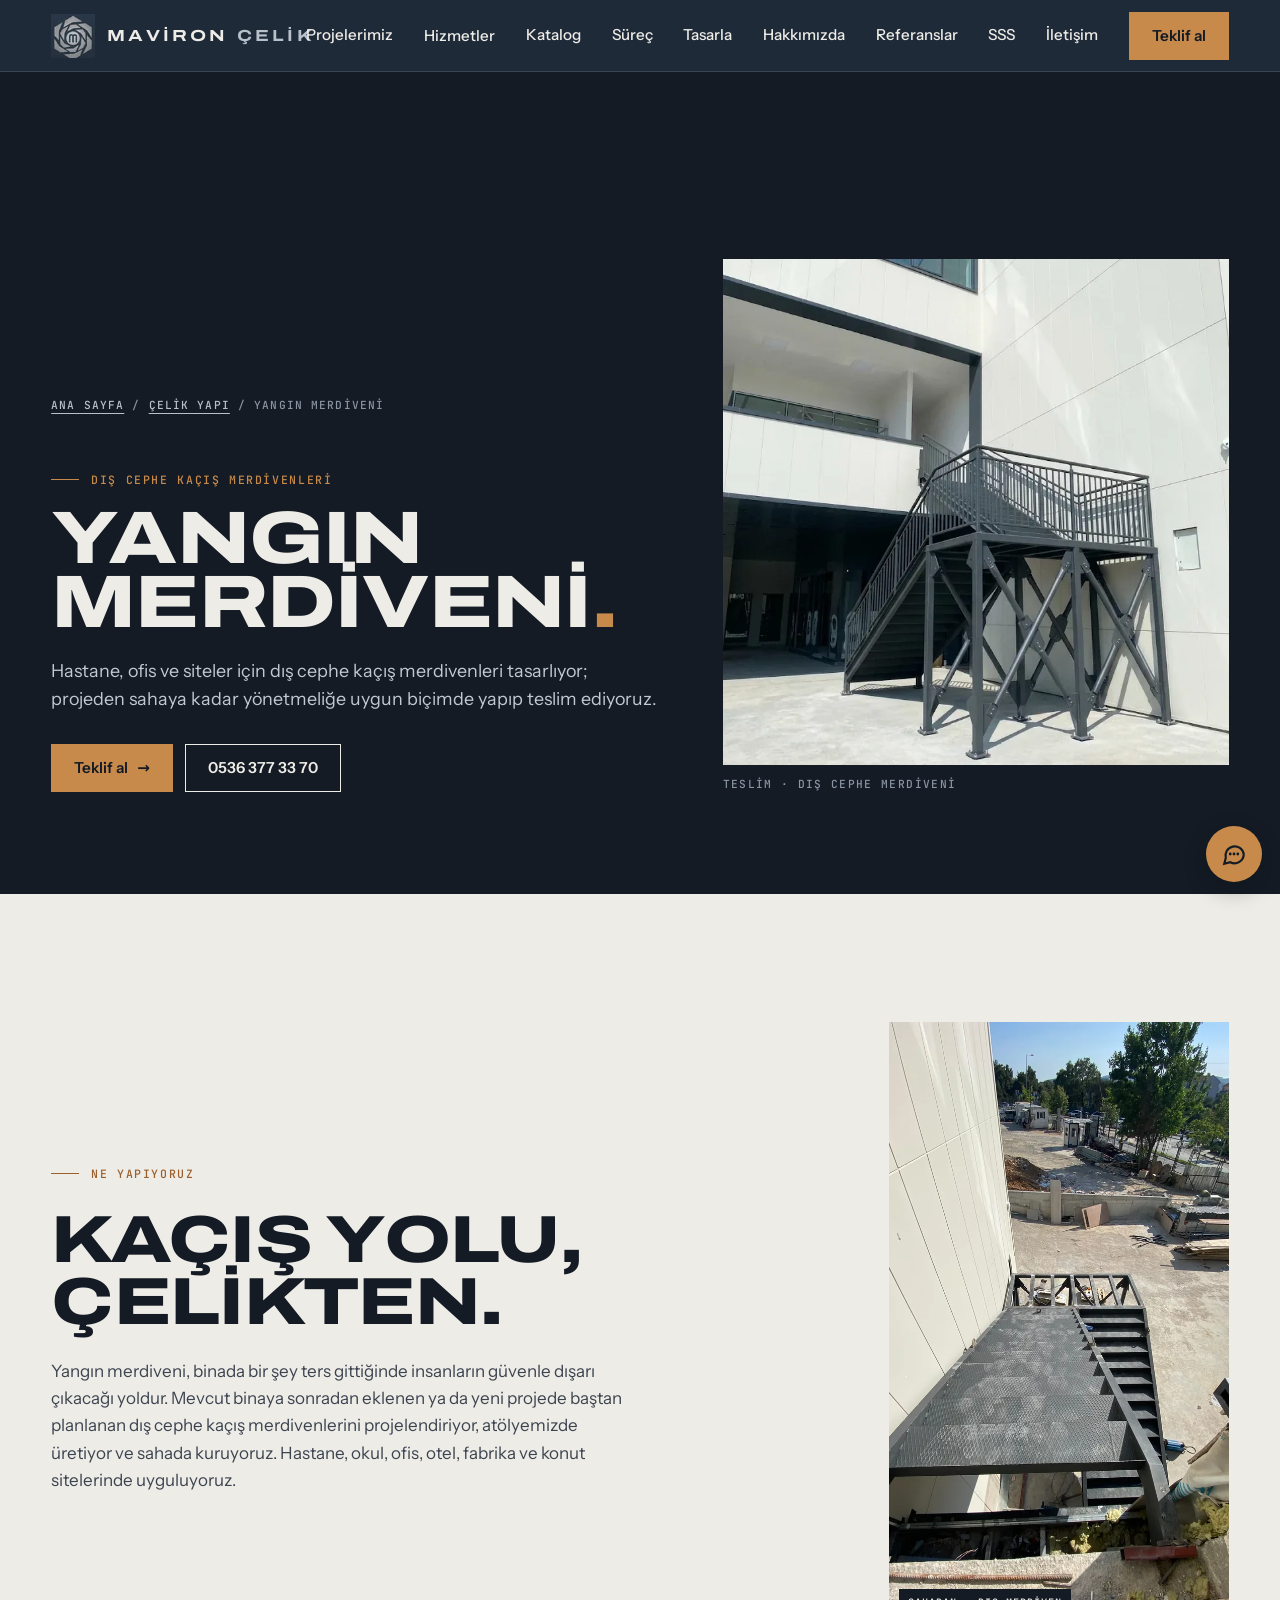
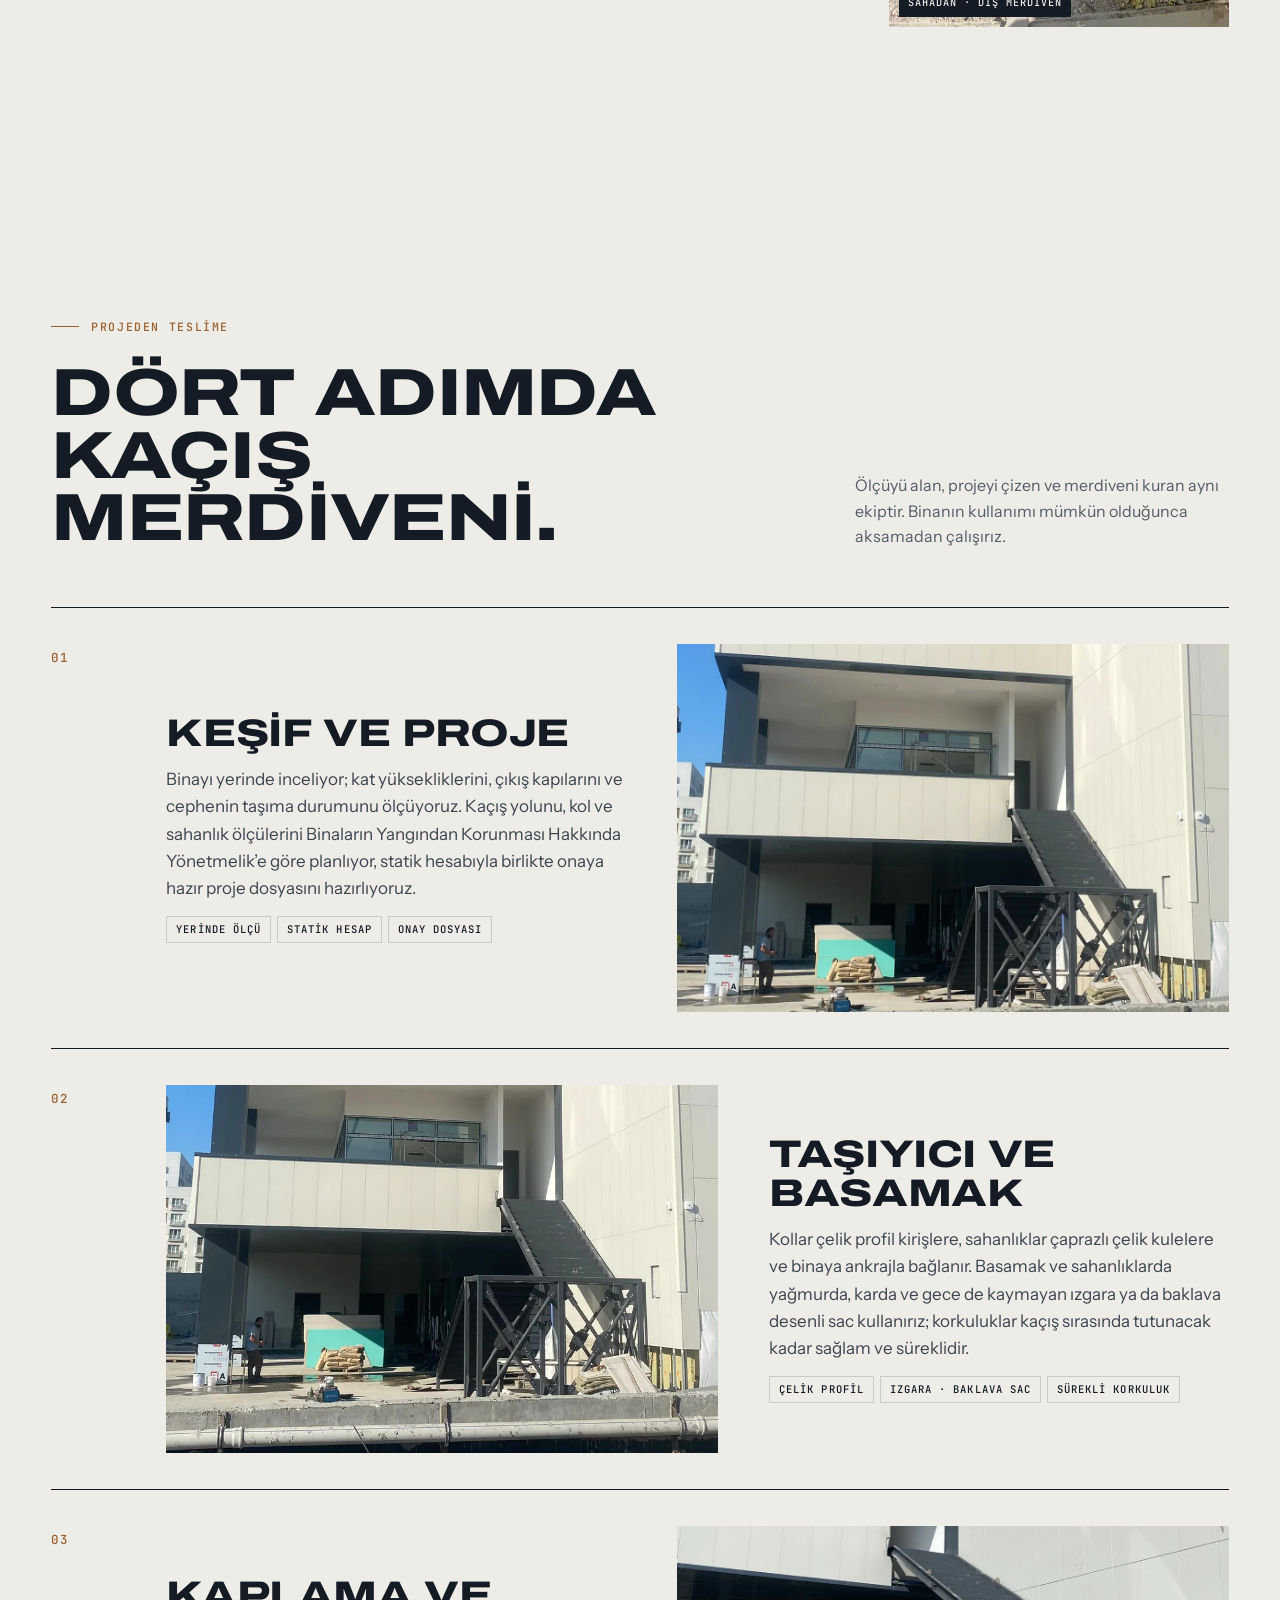
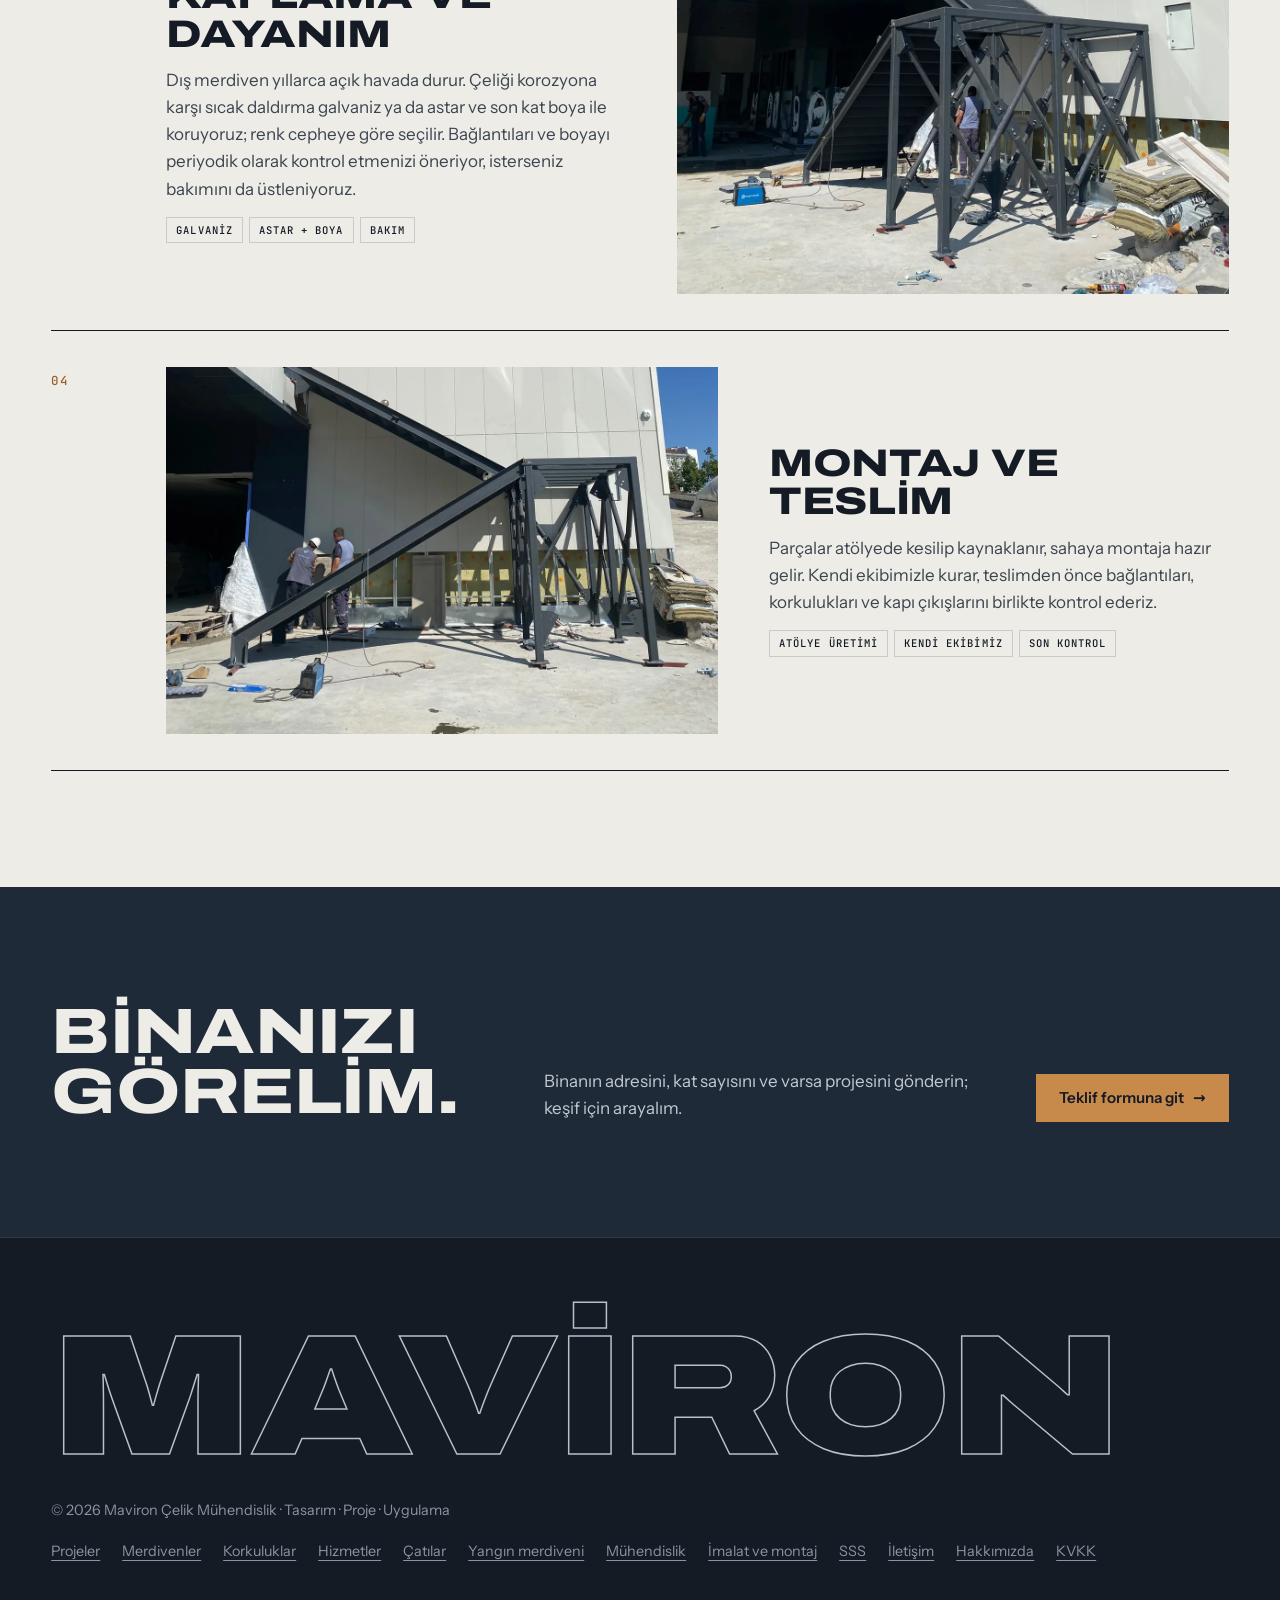
<file: yangin-merdiveni.html>
<!doctype html>
<html lang="tr">
<head>
<meta charset="utf-8">
<meta name="viewport" content="width=device-width, initial-scale=1">
<title>Çelik Yangın Merdiveni | Maviron Çelik</title>
<meta name="description" content="Hastane, ofis ve siteler için dış cephe çelik yangın merdivenleri. Projeden sahaya, yönetmeliğe uygun. 0536 377 33 70">
<meta name="theme-color" content="#141b25">
<link rel="icon" type="image/png" sizes="32x32" href="img/favicon-32.png">
<link rel="apple-touch-icon" href="img/apple-touch-icon.png">
<link rel="canonical" href="https://mavironcelik.com.tr/yangin-merdiveni.html">
<meta property="og:type" content="website">
<meta property="og:url" content="https://mavironcelik.com.tr/yangin-merdiveni.html">
<meta property="og:site_name" content="Maviron Çelik Mühendislik">
<meta property="og:locale" content="tr_TR">
<meta property="og:title" content="Çelik Yangın Merdiveni | Maviron Çelik">
<meta property="og:description" content="Hastane, ofis ve siteler için dış cephe çelik yangın merdivenleri. Projeden sahaya, yönetmeliğe uygun. 0536 377 33 70">
<meta property="og:image" content="https://mavironcelik.com.tr/img/services/yangin.webp">
<meta property="og:image:alt" content="Bina cephesine monte edilmiş çelik yangın merdiveni">
<meta name="twitter:card" content="summary_large_image">
<meta name="twitter:title" content="Çelik Yangın Merdiveni | Maviron Çelik">
<meta name="twitter:description" content="Hastane, ofis ve siteler için dış cephe çelik yangın merdivenleri. Projeden sahaya, yönetmeliğe uygun. 0536 377 33 70">
<meta name="twitter:image" content="https://mavironcelik.com.tr/img/services/yangin.webp">
<link rel="preload" href="fonts/archivo-latin.woff2" as="font" type="font/woff2" crossorigin>
<link rel="preload" href="fonts/instrument-sans-latin.woff2" as="font" type="font/woff2" crossorigin>
<link rel="stylesheet" href="css/site.css?v=31">
<script src="js/nav.js?v=3" defer></script>
</head>
<body class="subpage">
<a class="skip" href="#ana">İçeriğe geç</a>

<header class="site-header">
  <a class="brand" href="index.html" aria-label="Maviron Çelik ana sayfa"><img src="img/mark.webp" width="128" height="128" alt=""><span><b>Maviron</b> Çelik</span></a>
  <button class="menu-toggle" aria-expanded="false" aria-controls="nav" aria-label="Menüyü aç">
    <svg viewBox="0 0 24 24" fill="none" stroke="currentColor" stroke-width="2" stroke-linecap="square" aria-hidden="true"><path d="M3 7h18M3 12h18M3 17h12"/></svg>
  </button>
  <nav class="nav" id="nav" aria-label="Ana menü">
    <a href="projeler.html">Projelerimiz</a>
    <div class="nav__group long">
      <a href="index.html#hizmetler">Hizmetler</a>
      <div class="nav__sub">
        <a href="mimari-celik.html">Mimari çelik uygulamalar</a>
        <a href="celik-yapi.html">Çelik yapı sistemleri</a>
        <a href="muhendislik.html">Mühendislik ve projelendirme</a>
        <a href="imalat-montaj.html">İmalat ve montaj</a>
      </div>
    </div>
    <a class="long" href="katalog/Maviron-Celik-Katalog-2026.pdf" target="_blank" rel="noopener" type="application/pdf">Katalog</a>
    <a class="long" href="index.html#surec">Süreç</a>
    <a href="index.html#tasarla">Tasarla</a>
    <a class="long xl" href="hakkimizda.html">Hakkımızda</a>
    <a class="long xl" href="index.html#referanslar">Referanslar</a>
    <a href="index.html#sss">SSS</a>
    <a href="index.html#iletisim">İletişim</a>
    <a class="btn" href="index.html#teklif">Teklif al</a>
  </nav>
</header>

<main id="ana">
  <section class="page-hero page-hero--split" aria-labelledby="page-title">
    <div>
      <nav class="crumbs mono" aria-label="Konum"><a href="index.html">Ana sayfa</a> / <a href="celik-yapi.html">Çelik yapı</a> / <span aria-current="page">Yangın merdiveni</span></nav>
      <p class="eyebrow">Dış cephe kaçış merdivenleri</p>
      <h1 class="page-hero__title wide" id="page-title">Yangın<br>merdiveni<em>.</em></h1>
      <p class="page-hero__lede">Hastane, ofis ve siteler için dış cephe kaçış merdivenleri tasarlıyor; projeden sahaya kadar yönetmeliğe uygun biçimde yapıp teslim ediyoruz.</p>
      <div class="page-hero__actions"><a class="btn" href="index.html?is=Yang%C4%B1n%20merdiveni#teklif">Teklif al <span class="arrow" aria-hidden="true">→</span></a><a class="btn btn--ghost" href="tel:+905363773370">0536 377 33 70</a></div>
    </div>
    <figure class="page-hero__figure">
      <img src="img/foto/yangin-bitmis.webp" width="765" height="1024" fetchpriority="high" style="object-position: 50% 62%" alt="Teslim edilmiş çelik dış cephe merdiveni: bina cephesine bağlanan, dikmeli korkuluklu kol ve cıvatalı çapraz bağlantılı sahanlık kulesi">
      <figcaption class="mono">Teslim · dış cephe merdiveni</figcaption>
    </figure>
  </section>

  <section class="soon" aria-labelledby="soon-title">
    <div class="soon__text">
      <p class="eyebrow">Ne yapıyoruz</p>
      <h2 class="section-title wide" id="soon-title">Kaçış yolu,<br>çelikten.</h2>
      <p>Yangın merdiveni, binada bir şey ters gittiğinde insanların güvenle dışarı çıkacağı yoldur. Mevcut binaya sonradan eklenen ya da yeni projede baştan planlanan dış cephe kaçış merdivenlerini projelendiriyor, atölyemizde üretiyor ve sahada kuruyoruz. Hastane, okul, ofis, otel, fabrika ve konut sitelerinde uyguluyoruz.</p>
    </div>
    <figure class="soon__photo">
      <img src="img/foto/dis-ustten.webp" width="900" height="1200" loading="lazy" alt="Yukarıdan bakış: bina cephesindeki dış merdivenin baklava desenli sac basamakları ve sahanlığı">
      <figcaption class="mono">Sahadan · dış merdiven</figcaption>
    </figure>
  </section>

  <section class="rails" aria-labelledby="steps-title">
    <div class="section-head">
      <div>
        <p class="eyebrow">Projeden teslime</p>
        <h2 class="section-title wide" id="steps-title">Dört adımda<br>kaçış merdiveni.</h2>
      </div>
      <p class="section-note">Ölçüyü alan, projeyi çizen ve merdiveni kuran aynı ekiptir. Binanın kullanımı mümkün olduğunca aksamadan çalışırız.</p>
    </div>
    <ol class="rails__list">
      <li class="rail"><span class="rail__n mono">01</span><div><h3 class="wide">Keşif ve proje</h3><p>Binayı yerinde inceliyor; kat yüksekliklerini, çıkış kapılarını ve cephenin taşıma durumunu ölçüyoruz. Kaçış yolunu, kol ve sahanlık ölçülerini Binaların Yangından Korunması Hakkında Yönetmelik’e göre planlıyor, statik hesabıyla birlikte onaya hazır proje dosyasını hazırlıyoruz.</p><ul><li>Yerinde ölçü</li><li>Statik hesap</li><li>Onay dosyası</li></ul></div><img src="img/foto/yangin-on.webp" width="1200" height="800" loading="lazy" alt="Ticari bir binanın cephesine kurulan, çaprazlı çelik kule üzerinde sahanlıklı dış merdiven"></li>
      <li class="rail"><span class="rail__n mono">02</span><div><h3 class="wide">Taşıyıcı ve basamak</h3><p>Kollar çelik profil kirişlere, sahanlıklar çaprazlı çelik kulelere ve binaya ankrajla bağlanır. Basamak ve sahanlıklarda yağmurda, karda ve gece de kaymayan ızgara ya da baklava desenli sac kullanırız; korkuluklar kaçış sırasında tutunacak kadar sağlam ve süreklidir.</p><ul><li>Çelik profil</li><li>Izgara · baklava sac</li><li>Sürekli korkuluk</li></ul></div><img src="img/foto/dis-cephe.webp" width="900" height="1200" loading="lazy" style="object-position: 50% 88%" alt="Bina cephesinde çaprazlı çelik kule ve tek kollu dış merdiven"></li>
      <li class="rail"><span class="rail__n mono">03</span><div><h3 class="wide">Kaplama ve dayanım</h3><p>Dış merdiven yıllarca açık havada durur. Çeliği korozyona karşı sıcak daldırma galvaniz ya da astar ve son kat boya ile koruyoruz; renk cepheye göre seçilir. Bağlantıları ve boyayı periyodik olarak kontrol etmenizi öneriyor, isterseniz bakımını da üstleniyoruz.</p><ul><li>Galvaniz</li><li>Astar + boya</li><li>Bakım</li></ul></div><img src="img/foto/yangin-kule.webp" width="1200" height="800" loading="lazy" alt="Bina önünde çaprazlı çelik kule ve ona bağlanan eğimli merdiven kolu"></li>
      <li class="rail"><span class="rail__n mono">04</span><div><h3 class="wide">Montaj ve teslim</h3><p>Parçalar atölyede kesilip kaynaklanır, sahaya montaja hazır gelir. Kendi ekibimizle kurar, teslimden önce bağlantıları, korkulukları ve kapı çıkışlarını birlikte kontrol ederiz.</p><ul><li>Atölye üretimi</li><li>Kendi ekibimiz</li><li>Son kontrol</li></ul></div><img src="img/foto/yangin-montaj.webp" width="1200" height="800" loading="lazy" alt="Montaj sırasında bina cephesine bağlanan dış merdiven ve çalışan ekip"></li>
    </ol>
  </section>

  <section class="page-cta" aria-labelledby="cta-title">
    <h2 class="wide" id="cta-title">Binanızı<br>görelim.</h2>
    <p>Binanın adresini, kat sayısını ve varsa projesini gönderin; keşif için arayalım.</p>
    <a class="btn" href="index.html?is=Yang%C4%B1n%20merdiveni#teklif">Teklif formuna git <span class="arrow" aria-hidden="true">→</span></a>
  </section>
</main>

<footer class="site-footer">
  <p class="site-footer__mark" aria-hidden="true">MAVİRON</p>
  <div class="site-footer__row">
    <span>© 2026 Maviron Çelik Mühendislik · Tasarım · Proje · Uygulama</span>
    <nav aria-label="Alt menü">
      <a href="projeler.html">Projeler</a>
      <a href="mimari-celik.html">Merdivenler</a>
      <a href="mimari-celik.html#korkuluklar">Korkuluklar</a>
      <a href="index.html#hizmetler">Hizmetler</a>
      <a href="catilar.html">Çatılar</a>
      <a href="yangin-merdiveni.html" aria-current="page">Yangın merdiveni</a>
      <a href="muhendislik.html">Mühendislik</a>
      <a href="imalat-montaj.html">İmalat ve montaj</a>
      <a href="index.html#sss">SSS</a>
      <a href="index.html#iletisim">İletişim</a>
      <a href="hakkimizda.html">Hakkımızda</a>
      <a href="kvkk.html">KVKK</a>
    </nav>
  </div>
</footer>

<!-- quick contact, bottom right; Facebook is a placeholder until the page exists -->
<div class="fab" aria-label="Hızlı iletişim" role="group">
  <button type="button" class="fab__toggle" aria-expanded="false" aria-controls="fab-list" aria-label="Hızlı iletişimi aç"><svg class="fab__chat" viewBox="0 0 24 24" fill="none" stroke="currentColor" stroke-width="2" stroke-linecap="round" aria-hidden="true"><path d="M21 12a8.5 8.5 0 0 1-12.4 7.6L3 21l1.4-5.4A8.5 8.5 0 1 1 21 12z"/><path d="M8.5 12h.01M12 12h.01M15.5 12h.01" stroke-width="2.6"/></svg><svg class="fab__x" viewBox="0 0 24 24" fill="none" stroke="currentColor" stroke-width="2.2" stroke-linecap="round" aria-hidden="true"><path d="M6 6l12 12M18 6L6 18"/></svg></button>
  <div class="fab__list" id="fab-list">
  <a class="fab__btn fab__btn--wa" href="https://wa.me/905363773370" target="_blank" rel="noopener" aria-label="WhatsApp'tan yazın"><svg viewBox="0 0 24 24" fill="currentColor" aria-hidden="true"><path d="M12 2a10 10 0 0 0-8.6 15.1L2 22l5-1.3A10 10 0 1 0 12 2zm0 18.2a8.2 8.2 0 0 1-4.2-1.2l-.3-.2-3 .8.8-2.9-.2-.3A8.2 8.2 0 1 1 12 20.2zm4.5-6.1c-.2-.1-1.5-.7-1.7-.8s-.4-.1-.6.1-.6.8-.8 1-.3.2-.5.1a6.7 6.7 0 0 1-3.3-2.9c-.3-.4.2-.4.6-1.3.1-.2 0-.3 0-.4l-.8-1.8c-.2-.5-.4-.4-.6-.4h-.5a1 1 0 0 0-.7.3 3 3 0 0 0-.9 2.2 5.2 5.2 0 0 0 1.1 2.7 11.8 11.8 0 0 0 4.5 4c1.7.7 2.3.8 3.2.6a2.7 2.7 0 0 0 1.8-1.3 2.2 2.2 0 0 0 .1-1.3c0-.1-.2-.2-.5-.3z"/></svg></a>
  <a class="fab__btn" href="https://www.instagram.com/mavironcelik/" target="_blank" rel="noopener" aria-label="Instagram: @mavironcelik"><svg viewBox="0 0 24 24" fill="none" stroke="currentColor" stroke-width="2" aria-hidden="true"><rect x="3" y="3" width="18" height="18" rx="5"/><circle cx="12" cy="12" r="4"/><circle cx="17.5" cy="6.5" r="1" fill="currentColor" stroke="none"/></svg></a>
  <a class="fab__btn" href="tel:+905363773370" aria-label="Telefonla arayın: 0536 377 33 70"><svg viewBox="0 0 24 24" fill="currentColor" aria-hidden="true"><path d="M6.6 10.8a15.1 15.1 0 0 0 6.6 6.6l2.2-2.2a1 1 0 0 1 1-.25 11.4 11.4 0 0 0 3.6.57 1 1 0 0 1 1 1V20a1 1 0 0 1-1 1A17 17 0 0 1 3 4a1 1 0 0 1 1-1h3.5a1 1 0 0 1 1 1c0 1.25.2 2.45.57 3.57a1 1 0 0 1-.25 1z"/></svg></a>
  <span class="fab__btn is-disabled" aria-disabled="true" role="img" aria-label="Facebook (yakında)" title="Facebook · yakında"><svg viewBox="0 0 24 24" fill="currentColor" aria-hidden="true"><path d="M13.5 21v-7.5h2.5l.4-3h-2.9V8.6c0-.9.25-1.5 1.5-1.5h1.5V4.4a20 20 0 0 0-2.2-.1c-2.2 0-3.7 1.3-3.7 3.8v2.4H8.1v3h2.5V21z"/></svg></span>
  </div>
</div>

</body>
</html>
</file>
<file: css/site.css>
/* Maviron Çelik — shared styles for index.html and the sub-pages */

/* Web fonts (SIL OFL), self-hosted: Archivo only at 125 % width, 700–900 */
/* archivo latin-ext */
@font-face {
  font-family: 'Archivo';
  font-style: normal;
  font-weight: 700 900;
  font-stretch: 125%;
  font-display: swap;
  src: url(../fonts/archivo-latin-ext.woff2) format('woff2');
  unicode-range: U+0100-02BA, U+02BD-02C5, U+02C7-02CC, U+02CE-02D7, U+02DD-02FF, U+0304, U+0308, U+0329, U+1D00-1DBF, U+1E00-1E9F, U+1EF2-1EFF, U+2020, U+20A0-20AB, U+20AD-20C4, U+2113, U+2C60-2C7F, U+A720-A7FF;
}
/* archivo latin */
@font-face {
  font-family: 'Archivo';
  font-style: normal;
  font-weight: 700 900;
  font-stretch: 125%;
  font-display: swap;
  src: url(../fonts/archivo-latin.woff2) format('woff2');
  unicode-range: U+0000-00FF, U+0131, U+0152-0153, U+02BB-02BC, U+02C6, U+02DA, U+02DC, U+0304, U+0308, U+0329, U+2000-206F, U+20AC, U+2122, U+2191, U+2193, U+2212, U+2215, U+FEFF, U+FFFD;
}
/* instrument-sans latin-ext */
@font-face {
  font-family: 'Instrument Sans';
  font-style: normal;
  font-weight: 400 600;
  font-stretch: 100%;
  font-display: swap;
  src: url(../fonts/instrument-sans-latin-ext.woff2) format('woff2');
  unicode-range: U+0100-02BA, U+02BD-02C5, U+02C7-02CC, U+02CE-02D7, U+02DD-02FF, U+0304, U+0308, U+0329, U+1D00-1DBF, U+1E00-1E9F, U+1EF2-1EFF, U+2020, U+20A0-20AB, U+20AD-20C4, U+2113, U+2C60-2C7F, U+A720-A7FF;
}
/* instrument-sans latin */
@font-face {
  font-family: 'Instrument Sans';
  font-style: normal;
  font-weight: 400 600;
  font-stretch: 100%;
  font-display: swap;
  src: url(../fonts/instrument-sans-latin.woff2) format('woff2');
  unicode-range: U+0000-00FF, U+0131, U+0152-0153, U+02BB-02BC, U+02C6, U+02DA, U+02DC, U+0304, U+0308, U+0329, U+2000-206F, U+20AC, U+2122, U+2191, U+2193, U+2212, U+2215, U+FEFF, U+FFFD;
}
/* jetbrains-mono latin-ext */
@font-face {
  font-family: 'JetBrains Mono';
  font-style: normal;
  font-weight: 500;
  font-display: swap;
  src: url(../fonts/jetbrains-mono-latin-ext.woff2) format('woff2');
  unicode-range: U+0100-02BA, U+02BD-02C5, U+02C7-02CC, U+02CE-02D7, U+02DD-02FF, U+0304, U+0308, U+0329, U+1D00-1DBF, U+1E00-1E9F, U+1EF2-1EFF, U+2020, U+20A0-20AB, U+20AD-20C4, U+2113, U+2C60-2C7F, U+A720-A7FF;
}
/* jetbrains-mono latin */
@font-face {
  font-family: 'JetBrains Mono';
  font-style: normal;
  font-weight: 500;
  font-display: swap;
  src: url(../fonts/jetbrains-mono-latin.woff2) format('woff2');
  unicode-range: U+0000-00FF, U+0131, U+0152-0153, U+02BB-02BC, U+02C6, U+02DA, U+02DC, U+0304, U+0308, U+0329, U+2000-206F, U+20AC, U+2122, U+2191, U+2193, U+2212, U+2215, U+FEFF, U+FFFD;
}

:root {
  --ink: #141b25;
  --navy: #1f2a39;
  --navy-2: #2a3749;
  --steel: #b8c0ca;
  --paper: #eeece7;
  --paper-2: #dedad2;
  --oak: #c88a4a;
  --oak-deep: #9a5f2b;
  --blue: #9cc3ea;
  --muted: #8a95a3;
  --muted-ink: #535c68;
  --line: rgba(184, 192, 202, .18);
  --line-ink: rgba(20, 27, 37, .16);
  --display: "Archivo", "Arial", sans-serif;
  --body: "Instrument Sans", system-ui, sans-serif;
  --mono: "JetBrains Mono", ui-monospace, monospace;
  --gutter: clamp(16px, 4vw, 56px);
  --header-h: 72px;
}

*, *::before, *::after { box-sizing: border-box; }
html { -webkit-text-size-adjust: 100%; scroll-padding-top: var(--header-h); overflow-x: clip; }
@media (prefers-reduced-motion: no-preference) { html { scroll-behavior: smooth; } }
body {
  margin: 0;
  background: var(--ink);
  color: var(--paper);
  font: 400 1.0625rem/1.6 var(--body);
  overflow-x: clip;
}
img { display: block; max-width: 100%; height: auto; }
a { color: inherit; }
h1, h2, h3 { margin: 0; font-weight: 400; }
p { margin: 0; }
:focus-visible { outline: 3px solid var(--oak); outline-offset: 3px; }
.skip { position: absolute; left: 12px; top: -60px; z-index: 100; background: var(--oak); color: var(--ink); padding: 10px 14px; font-weight: 600; }
.skip:focus { top: 12px; }
.visually-hidden { position: absolute; width: 1px; height: 1px; overflow: hidden; clip-path: inset(50%); white-space: nowrap; }

/* Display type: Archivo pushed wide, like the lettering in the Maviron logo */
.wide { font-family: var(--display); font-stretch: 125%; font-weight: 800; text-transform: uppercase; letter-spacing: -.01em; }
.mono { font: 500 .72rem/1.3 var(--mono); letter-spacing: .12em; text-transform: uppercase; }
.eyebrow { font: 500 .72rem/1 var(--mono); letter-spacing: .14em; text-transform: uppercase; color: var(--oak); display: inline-flex; align-items: center; gap: 12px; }
.eyebrow::before { content: ""; width: 28px; height: 1px; background: currentColor; }

/* ---------- Header ---------- */
.site-header {
  position: sticky; top: 0; z-index: 50;
  display: flex; align-items: center; justify-content: space-between; gap: 24px;
  height: var(--header-h); padding: 0 var(--gutter);
  background: var(--navy); color: var(--paper);
  border-bottom: 1px solid var(--line);
}
.brand { display: inline-flex; align-items: center; gap: 12px; text-decoration: none; }
.brand img { width: 44px; height: 44px; }
.brand span { white-space: nowrap; font: 700 1rem/1 var(--display); font-stretch: 125%; letter-spacing: .2em; text-transform: uppercase; color: var(--steel); }
.brand span b { font-weight: 700; color: var(--paper); }
.nav { display: flex; align-items: center; gap: clamp(16px, 2.4vw, 34px); }
.nav a:not(.btn) {
  text-decoration: none; font-weight: 500; font-size: .95rem;
  padding: 6px 0; border-bottom: 1px solid transparent;
  transition: border-color .2s, color .2s;
}
.nav a:not(.btn):hover { border-color: var(--oak); }

.btn {
  display: inline-flex; align-items: center; justify-content: center; gap: .6em;
  white-space: nowrap;
  min-height: 48px; padding: 0 22px;
  font: 600 .95rem/1 var(--body);
  text-decoration: none; cursor: pointer;
  background: var(--oak); color: var(--ink);
  border: 1px solid var(--oak);
  transition: transform .15s, background-color .2s, color .2s, border-color .2s;
}
.btn:hover { background: var(--paper); border-color: var(--paper); }
.btn:active { transform: translateY(1px); }
.btn svg { width: 18px; height: 18px; flex: none; }
.btn--ghost { background: transparent; color: inherit; border-color: currentColor; }
.btn--ghost:hover { background: var(--paper); border-color: var(--paper); color: var(--ink); }
.btn--ink { background: var(--ink); color: var(--paper); border-color: var(--ink); }
.btn--ink:hover { background: var(--navy-2); border-color: var(--navy-2); }
.btn .arrow { transition: transform .2s; }
.btn:hover .arrow { transform: translateX(3px); }

.menu-toggle { display: none; }

/* ---------- Film: the staircase is drawn, fabricated and installed as you scroll ---------- */
.film { position: relative; height: 800vh; background: var(--ink); --fg: var(--paper); --fg-2: #c9cfd7; }
.film__stage {
  position: sticky; top: var(--header-h);
  height: calc(100svh - var(--header-h));
  overflow: hidden; background: #18212d;
}
.film__poster, .film__canvas { position: absolute; inset: 0; width: 100%; height: 100%; }
.film__poster { object-fit: cover; }
.film__canvas { opacity: 0; transition: opacity .5s; }
.film.is-ready .film__canvas { opacity: 1; }
.film.is-ready .film__poster { visibility: hidden; transition: visibility 0s .5s; }
.film__stage::after { /* keeps copy legible over the scene, dark or light */
  content: ""; position: absolute; inset: 0; z-index: 1; pointer-events: none;
  background: linear-gradient(90deg, rgba(20,27,37,.82) 0%, rgba(20,27,37,.35) 32%, rgba(20,27,37,0) 52%);
  transition: opacity .6s;
}
.film__stage::before {
  content: ""; position: absolute; inset: 0; z-index: 1; pointer-events: none; opacity: 0;
  background: linear-gradient(90deg, rgba(238,236,231,.9) 0%, rgba(238,236,231,.45) 32%, rgba(238,236,231,0) 52%);
  transition: opacity .6s;
}
.film.is-light { --fg: var(--ink); --fg-2: #39424f; }
.film.is-light .film__stage::after { opacity: 0; }
.film.is-light .film__stage::before { opacity: 1; }

.film__scene {
  position: absolute; z-index: 2;
  left: var(--gutter); top: 50%; translate: 0 -50%;
  width: min(600px, calc(100% - 2 * var(--gutter)));
  color: var(--fg);
  transition: color .6s;
  will-change: opacity, transform, filter;
}
/* the hero copy shows at once over the poster; later captions wait for the film to drive them */
.js .film:not(.film--static) .film__scene:not(.film__scene--hero) { opacity: 0; visibility: hidden; }
.film__scene .eyebrow { color: var(--oak); }
.film.is-light .film__scene .eyebrow { color: var(--oak-deep); }
.film__h1 { font-size: clamp(2.2rem, 3.6vw, 4.2rem); line-height: .94; margin: .3em 0 .28em; }
.film__title { font-size: clamp(2.3rem, 4.4vw, 4.6rem); line-height: .96; margin: .3em 0 .3em; }
.film__h1 em, .film__title em { font-style: normal; color: transparent; -webkit-text-stroke: 1.5px var(--fg); }
.film__lede { max-width: 40ch; color: var(--fg-2); font-size: clamp(1rem, 1.25vw, 1.15rem); transition: color .6s; }
.film__actions { display: flex; flex-wrap: wrap; gap: 10px; margin-top: 26px; }
.film__bio { margin-top: 22px; color: var(--fg-2); }

.film__hint {
  position: absolute; z-index: 2; left: 50%; bottom: 22px; translate: -50% 0;
  font: 500 .7rem/1 var(--mono); letter-spacing: .18em; text-transform: uppercase; color: var(--steel);
  transition: opacity .3s;
}
.film__hint::after { content: ""; display: block; width: 1px; height: 28px; margin: 10px auto 0; background: currentColor; }
@media (prefers-reduced-motion: no-preference) {
  .film__hint::after { animation: drop 1.6s ease-in-out infinite; transform-origin: top; }
}
@keyframes drop { 0% { transform: scaleY(0); } 50% { transform: scaleY(1); } 100% { transform: scaleY(1); opacity: 0; } }
.film.is-scrolled .film__hint { opacity: 0; }

/* Annotations, placed by projecting 3D points of the model each frame */
.film__notes { position: absolute; inset: 0; z-index: 2; pointer-events: none; }
.film__dim, .film__label { position: absolute; left: 0; top: 0; margin: 0; opacity: 0; will-change: transform, opacity; }
.film__dim {
  translate: -50% -50%;
  padding: 6px 9px; background: #18212d; border: 1px solid var(--blue);
  font: 500 .78rem/1.2 var(--mono); color: var(--blue); white-space: nowrap; text-align: center;
}
.film__dim small { display: block; font-size: .62rem; letter-spacing: .1em; text-transform: uppercase; color: #7f9ab8; }
.film__label { width: 0; height: 0; }
.film__label::before { /* dot on the part */
  content: ""; position: absolute; left: -5px; top: -5px; width: 10px; height: 10px; border-radius: 50%;
  background: var(--oak); box-shadow: 0 0 0 4px rgba(200,138,74,.28);
}
.film__label::after { /* leader line */
  content: ""; position: absolute; left: 8px; top: 0; width: 46px;
  border-top: 1px solid currentColor;
  transform-origin: left; transform: scaleX(var(--o, 0));
}
.film__label { color: var(--fg); }
.film__tag {
  position: absolute; left: 62px; top: 0; transform: translateY(-50%);
  white-space: nowrap; padding: 7px 10px;
  background: rgba(238,236,231,.92); color: var(--ink);
}
.film__label b { display: block; font: 800 .95rem/1 var(--display); font-stretch: 125%; text-transform: uppercase; }
.film__label small { display: block; margin-top: 4px; font: 500 .64rem/1.3 var(--mono); letter-spacing: .08em; text-transform: uppercase; color: var(--muted-ink); }
.film__label--left::after { left: auto; right: 8px; transform-origin: right; }
.film__label--left .film__tag { left: auto; right: 62px; }

/* Reduced motion / no JS / no WebGL: a still hero, no pinned scroll */
.film--static { height: auto; }
.film--static .film__stage { position: relative; top: 0; height: calc(100svh - var(--header-h)); min-height: 560px; }
.film--static .film__scene:not(.film__scene--hero), .film--static .film__notes,
.film--static .film__hint, .film--static .film__canvas { display: none; }

/* ---------- Section scaffolding ---------- */
section { position: relative; }
.section-head {
  display: grid; grid-template-columns: minmax(0, 1fr) minmax(0, 34ch); align-items: end; gap: 24px 48px;
  padding: 0 var(--gutter);
  margin-bottom: clamp(32px, 4.5vw, 64px);
}
.section-title { font-size: clamp(2.2rem, 5.2vw, 5rem); line-height: .94; margin-top: .4em; }
.section-note { color: var(--muted); font-size: 1rem; }

/* ---------- Modeller (light, slides over the pinned film) ---------- */
.film:not(.film--static) + .models {
  position: relative; z-index: 3;
  margin-top: calc(var(--header-h) - 100svh);
  box-shadow: 0 -28px 60px rgba(0, 0, 0, .4);
}
.models { padding: clamp(80px, 10vw, 140px) 0 clamp(70px, 9vw, 120px); background: var(--paper); color: var(--ink); }
.models .eyebrow { color: var(--oak-deep); }
.models .section-note { color: var(--muted-ink); }
.models__body { display: grid; grid-template-columns: minmax(0, 4fr) minmax(0, 7fr); gap: clamp(28px, 5vw, 80px); padding: 0 var(--gutter); }
.models__list { list-style: none; margin: 0; padding: 0; border-top: 1px solid var(--ink); position: sticky; top: calc(var(--header-h) + 24px); align-self: start; }
.model-tab {
  width: 100%; display: grid; grid-template-columns: 44px minmax(0, 1fr) auto; align-items: center; gap: 12px;
  min-height: 68px; padding: 12px 4px;
  background: none; border: 0; border-bottom: 1px solid var(--line-ink); color: var(--ink);
  text-align: left; cursor: pointer; font: inherit;
  transition: background-color .2s, padding .25s;
}
.model-tab span:first-child { font: 500 .72rem/1 var(--mono); color: var(--muted-ink); letter-spacing: .1em; }
.model-tab b { font: 800 clamp(1.15rem, 1.8vw, 1.6rem)/1 var(--display); font-stretch: 125%; text-transform: uppercase; }
.model-tab i { font-style: normal; font: 500 .66rem/1 var(--mono); letter-spacing: .1em; text-transform: uppercase; color: var(--muted-ink); }
.model-tab:hover { background: var(--paper-2); }
.model-tab[aria-selected="true"] { background: var(--ink); color: var(--paper); padding-left: 16px; }
.model-tab[aria-selected="true"] span:first-child, .model-tab[aria-selected="true"] i { color: var(--oak); }
/* a narrow list column: the tag drops under the name instead of running into it */
@media (max-width: 1180px) {
  .model-tab { grid-template-columns: 44px minmax(0, 1fr); row-gap: 6px; }
  .model-tab i { grid-column: 2; }
}
.model-panel { display: grid; grid-template-rows: auto auto; gap: 22px; }
.model-panel[hidden] { display: none; }
.model-panel figure { margin: 0; position: relative; background: #e7e4de; overflow: hidden; }
.model-panel .render { width: 100%; aspect-ratio: 3 / 2; object-fit: cover; }
.model-panel figcaption, .inset span { position: absolute; left: 14px; top: 12px; font: 500 .66rem/1 var(--mono); letter-spacing: .12em; text-transform: uppercase; color: var(--muted-ink); }
/* the technical drawing rides along as an inset, like a sheet pinned to the render */
.inset { position: absolute; right: 14px; bottom: 14px; width: min(34%, 230px); padding: 22px 8px 4px; background: rgba(246, 245, 241, .94); border: 1px solid var(--line-ink); }
.inset img { width: 100%; aspect-ratio: 3 / 2; }
.inset span { left: 8px; top: 7px; font-size: .58rem; }
.inset--left { right: auto; left: 14px; }
/* most panels are site photos now; the label needs its own ground */
.model-panel figcaption { left: 10px; top: 10px; padding: 5px 7px; background: rgba(246, 245, 241, .88); }
.model-panel h3 { font-size: clamp(1.6rem, 2.6vw, 2.4rem); line-height: 1; margin-bottom: 12px; }
.model-panel p { max-width: 58ch; color: #3c4450; }
.model-panel dl { display: grid; grid-template-columns: repeat(3, minmax(0, 1fr)); margin: 4px 0 0; border-top: 1px solid var(--line-ink); }
.model-panel dl div { padding: 14px 14px 0 0; }
.model-panel dt { font: 500 .66rem/1.3 var(--mono); letter-spacing: .1em; text-transform: uppercase; color: var(--muted-ink); }
.model-panel dd { margin: 4px 0 0; font-weight: 600; }
@media (prefers-reduced-motion: no-preference) {
  .model-panel:not([hidden]) .render { animation: develop .6s ease; }
  .model-panel:not([hidden]) .inset img { animation: plot .8s cubic-bezier(.2,.8,.2,1) .15s backwards; }
}
@keyframes plot { from { clip-path: inset(0 100% 0 0); } to { clip-path: inset(0 0 0 0); } }
@keyframes develop { from { opacity: .3; transform: scale(1.02); } to { opacity: 1; transform: none; } }

/* ---------- Hizmetler ---------- */
.services { padding: clamp(90px, 12vw, 160px) 0 clamp(70px, 9vw, 120px); background: var(--ink); }
.services__body { display: grid; grid-template-columns: minmax(0, 5fr) minmax(0, 7fr); gap: clamp(28px, 5vw, 80px); padding: 0 var(--gutter); }
.services__visual { position: sticky; top: calc(var(--header-h) + 28px); align-self: start; margin: 0; }
.services__visual img { width: 100%; aspect-ratio: 1; object-fit: cover; object-position: 50% 60%; transition: opacity .35s ease; }
.services__visual img.is-swapping { opacity: 0; }
.services__visual figcaption { margin-top: 12px; color: var(--muted); }
/* room under the last row, so the sticky picture is still whole when that row reaches mid-screen:
   picture height (5/12 column, square) + header − half the viewport */
.services__body > div { padding-bottom: max(0px, calc((100vw - 2 * var(--gutter) - clamp(28px, 5vw, 80px)) * 5 / 12 + var(--header-h) - 50svh + 20px)); }
.service { display: grid; grid-template-columns: 56px minmax(0, 1fr); gap: 6px 18px; padding: clamp(22px, 2.6vw, 34px) 0; border-top: 1px solid var(--line); }
.service:last-child { border-bottom: 1px solid var(--line); }
.service__n { grid-row: 1 / span 3; font: 500 .78rem/2.4 var(--mono); color: var(--oak); }
.service h3 { font-size: clamp(1.4rem, 2.4vw, 2.2rem); line-height: 1; }
.service p { color: #c3c9d1; max-width: 54ch; }
.service > ul { list-style: none; display: flex; flex-wrap: wrap; gap: 6px; margin: 6px 0 0; padding: 0; }
.service > ul li { font: 500 .66rem/1 var(--mono); letter-spacing: .1em; text-transform: uppercase; color: var(--steel); border: 1px solid var(--line); padding: 7px 9px; }
.service > :not(.service__n) { grid-column: 2; }
.service__img { display: none; }
.service__cta { justify-self: start; display: inline-flex; align-items: center; gap: .5em; min-height: 44px; margin-top: 4px; font-weight: 600; color: var(--oak); text-decoration: none; }
.service__cta:hover span, .service__cta:focus-visible span { transform: translateX(3px); }
.service__cta span { transition: transform .2s; }

/* ---------- Projeler ---------- */
.work { padding: clamp(90px, 12vw, 160px) 0 clamp(70px, 9vw, 120px); background: var(--navy); }
.work__grid { display: grid; grid-template-columns: repeat(4, minmax(0, 1fr)); gap: clamp(10px, 1.4vw, 20px); padding: 0 var(--gutter); }
.shot { position: relative; display: block; margin: 0; text-decoration: none; overflow: hidden; background: var(--ink); }
.shot:nth-child(4n + 2), .shot:nth-child(4n + 4) { transform: translateY(clamp(24px, 4vw, 64px)); }
.shot img { width: 100%; aspect-ratio: 9 / 14; object-fit: cover; object-position: 50% 78%; transition: transform .7s cubic-bezier(.2,.8,.2,1), filter .4s; filter: saturate(.85); }
.shot:hover img, .shot:focus-visible img { transform: scale(1.04); filter: none; }
.shot__cap {
  position: absolute; left: 0; right: 0; bottom: 0; padding: 40px 14px 14px;
  background: linear-gradient(0deg, rgba(20,27,37,.92), rgba(20,27,37,0));
}
.shot__cap b { display: block; font: 800 1.02rem/1.05 var(--display); font-stretch: 125%; text-transform: uppercase; }
.shot__cap span { display: block; margin-top: 6px; color: var(--steel); }
.work .section-note a { color: var(--oak); text-underline-offset: 3px; }
.places { display: flex; flex-wrap: wrap; align-items: baseline; gap: 10px 26px; padding: clamp(70px, 9vw, 120px) var(--gutter) 0; }
.places > span { color: var(--muted); }
.places ul { display: contents; }
.places li { list-style: none; font: 800 clamp(1.3rem, 3vw, 2.4rem)/1.1 var(--display); font-stretch: 125%; text-transform: uppercase; color: var(--steel); }
.places li::after { content: "/"; margin-left: 26px; color: var(--oak); font-weight: 500; }
.places li:last-child::after { content: none; }

/* ---------- Süreç ---------- */
.process { padding: clamp(90px, 12vw, 160px) 0; background: var(--paper); color: var(--ink); }
.process .eyebrow { color: var(--oak-deep); }
.process .section-note { color: var(--muted-ink); }
.steps { list-style: none; margin: 0; padding: 0 var(--gutter); display: grid; grid-template-columns: repeat(4, minmax(0, 1fr)); column-gap: clamp(10px, 1.4vw, 20px); }
.step { display: flex; flex-direction: column; }
.step__img { width: 100%; aspect-ratio: 5 / 4; object-fit: cover; margin-bottom: 30px; background: #0b1622; }
.step__body { position: relative; flex: 1; padding: 30px clamp(14px, 2vw, 28px) 0 0; border-top: 2px solid var(--ink); }
.step__body::before { content: ""; position: absolute; left: 0; top: -7px; width: 12px; height: 12px; background: var(--oak); }
.step__n { font: 500 .72rem/1 var(--mono); letter-spacing: .12em; color: var(--muted-ink); }
.step h3 { font-size: clamp(1.3rem, 2.2vw, 2rem); line-height: 1; margin: 14px 0 12px; }
.step p { color: #3c4450; font-size: .98rem; max-width: 30ch; }

/* ---------- Düz omurgalı: two tread types in one panel ---------- */
.variant-switch { display: inline-flex; justify-self: start; border: 1px solid var(--ink); }
.variant-switch button { min-height: 44px; padding: 0 18px; border: 0; background: transparent; color: var(--ink); font: 600 .92rem/1 var(--body); cursor: pointer; }
.variant-switch button + button { border-left: 1px solid var(--ink); }
.variant-switch button[aria-pressed="true"] { background: var(--ink); color: var(--paper); }
.variant-switch button:hover:not([aria-pressed="true"]) { background: var(--paper-2); }
.variant { display: grid; gap: 22px; }
.model-sub { list-style: none; margin: 0; padding: 4px 0 10px 56px; display: none; border-bottom: 1px solid var(--line-ink); }
.model-tab[aria-selected="true"] + .model-sub { display: block; }
.model-sub button { display: flex; align-items: center; gap: 10px; width: 100%; min-height: 40px; padding: 0; border: 0; background: none; color: var(--muted-ink); font: 600 .95rem/1 var(--body); text-align: left; cursor: pointer; }
.model-sub button::before { content: ""; width: 18px; height: 1px; background: currentColor; transition: width .2s; }
.model-sub button[aria-pressed="true"] { color: var(--ink); }
.model-sub button[aria-pressed="true"]::before { width: 30px; background: var(--oak-deep); }
.model-sub button:hover { color: var(--ink); }
.variant[hidden] { display: none; }

/* ---------- Side-scrolling strips: shared arrows ---------- */
.pager { display: flex; gap: 8px; }
.pager__btn { width: 48px; height: 48px; display: grid; place-items: center; border: 1px solid currentColor; background: transparent; color: inherit; font: 500 1.15rem/1 var(--body); cursor: pointer; transition: background .2s, color .2s, opacity .2s; }
.pager__btn:hover:not(:disabled) { background: var(--paper); border-color: var(--paper); color: var(--ink); }
.pager__btn:disabled { opacity: .3; cursor: default; }
.btn.is-disabled { opacity: .5; cursor: not-allowed; }
.btn.is-disabled:hover { background: transparent; border-color: currentColor; color: inherit; }

/* ---------- Merdiven kataloğu ---------- */
.catalog { padding: clamp(90px, 12vw, 160px) 0 clamp(70px, 9vw, 120px); background: var(--navy); }
.catalog__track {
  list-style: none; margin: 0; padding: 0 var(--gutter) 10px;
  display: grid; grid-auto-flow: column; grid-auto-columns: clamp(230px, 23vw, 330px); gap: clamp(16px, 2vw, 28px);
  overflow-x: auto; scroll-snap-type: x mandatory; scroll-padding-inline: var(--gutter); scrollbar-width: thin; scrollbar-color: var(--navy-2) transparent;
}
.catalog__track:focus-visible { outline-offset: -3px; }
.catalog__item { scroll-snap-align: start; }
.catalog__item:nth-child(even) { padding-top: clamp(24px, 4vw, 56px); }
.catalog__media { display: block; overflow: hidden; background: var(--navy-2); }
.catalog__item img { width: 100%; aspect-ratio: 3 / 4; object-fit: cover; transition: transform .6s cubic-bezier(.2,.8,.2,1); }
.catalog__code { margin: 16px 0 8px; font-size: .7rem; letter-spacing: .14em; color: var(--oak); }
.catalog__item h3 { font: 800 1.2rem/1.05 var(--display); font-stretch: 125%; text-transform: uppercase; }
.catalog__item > p:not(.catalog__code) { margin-top: 6px; color: #c3c9d1; font-size: .92rem; line-height: 1.45; }
.catalog__item dl { display: grid; grid-template-columns: 1fr 1fr; margin: 14px 0 0; border-top: 1px solid var(--line); }
.catalog__item dl div { padding-top: 10px; }
.catalog__item dt { font: 500 .62rem/1.3 var(--mono); letter-spacing: .1em; text-transform: uppercase; color: var(--muted); }
.catalog__item dd { margin: 3px 0 0; font-weight: 600; font-size: .92rem; }
.catalog__foot { display: flex; flex-wrap: wrap; align-items: center; justify-content: space-between; gap: 16px; padding: 26px var(--gutter) 0; }

/* ---------- Korkuluklar ---------- */
.rails { padding: clamp(90px, 12vw, 160px) 0 clamp(70px, 9vw, 120px); background: var(--paper); color: var(--ink); }
.rails .eyebrow { color: var(--oak-deep); }
.rails .section-note { color: var(--muted-ink); }
.rails__list { list-style: none; margin: 0; padding: 0 var(--gutter); }
.rail {
  display: grid; grid-template-columns: 64px minmax(0, 5fr) minmax(0, 6fr); grid-template-areas: "n text img";
  gap: 18px clamp(24px, 4vw, 64px); align-items: center; padding: clamp(22px, 3vw, 36px) 0; border-top: 1px solid var(--ink);
}
.rail:last-child { border-bottom: 1px solid var(--ink); }
.rail:nth-child(even) { grid-template-columns: 64px minmax(0, 6fr) minmax(0, 5fr); grid-template-areas: "n img text"; }
.rail__n { grid-area: n; align-self: start; font-size: .78rem; color: var(--oak-deep); padding-top: 6px; }
.rail > div { grid-area: text; }
.rail img { grid-area: img; width: 100%; aspect-ratio: 3 / 2; object-fit: cover; background: #e7e4de; }
.rail h3 { font-size: clamp(1.5rem, 3vw, 2.6rem); line-height: 1; margin-bottom: 14px; }
.rail p { color: #3c4450; max-width: 46ch; }
.rail ul { list-style: none; display: flex; flex-wrap: wrap; gap: 6px; margin: 14px 0 0; padding: 0; }
.rail li { font: 500 .66rem/1 var(--mono); letter-spacing: .1em; text-transform: uppercase; border: 1px solid var(--line-ink); padding: 7px 9px; }

/* ---------- Services: picture strip, turning card, extra links ---------- */
.slides { margin: 12px 0 6px; }
.slides__track { list-style: none; margin: 0; padding: 0; display: grid; grid-auto-flow: column; grid-auto-columns: 46%; gap: 10px; overflow-x: auto; scroll-snap-type: x mandatory; scrollbar-width: none; }
.slides__track::-webkit-scrollbar { display: none; }
.slides__track li { position: relative; scroll-snap-align: start; background: #e7e4de; }
.slides__track img { width: 100%; aspect-ratio: 3 / 4; object-fit: cover; }
.slides__track span { position: absolute; left: 10px; bottom: 10px; padding: 6px 8px; background: var(--ink); color: var(--paper); font-size: .64rem; letter-spacing: .1em; text-transform: uppercase; }
.slides .pager { margin-top: 10px; }
.flip { perspective: 1400px; margin: 12px 0 6px; max-width: 560px; }
.flip__card {
  position: relative; display: block; width: 100%; aspect-ratio: 16 / 10; padding: 0; border: 0;
  background: none; color: inherit; font: inherit; text-align: left; cursor: pointer;
  transform-style: preserve-3d; transition: transform .7s cubic-bezier(.2,.8,.2,1);
}
.flip__card[aria-pressed="true"] { transform: rotateY(180deg); }
.flip__face { position: absolute; inset: 0; display: flex; overflow: hidden; backface-visibility: hidden; -webkit-backface-visibility: hidden; }
.flip__front { background: #e7e4de; }
.flip__front img { width: 100%; height: 100%; object-fit: cover; }
.flip__back { transform: rotateY(180deg); flex-direction: column; justify-content: center; gap: 12px; padding: clamp(18px, 3vw, 30px); background: var(--oak); color: var(--ink); font-size: .95rem; line-height: 1.5; }
.flip__back b { font: 800 clamp(1.3rem, 2.4vw, 1.9rem)/1 var(--display); font-stretch: 125%; text-transform: uppercase; }
.flip__spec { font-size: .64rem; letter-spacing: .1em; text-transform: uppercase; }
.flip__hint { position: absolute; right: 10px; bottom: 10px; padding: 6px 8px; background: var(--ink); color: var(--paper); font-size: .64rem; letter-spacing: .1em; text-transform: uppercase; }
.flip__card:focus-visible { outline: 3px solid var(--oak); outline-offset: 3px; }
@media (prefers-reduced-motion: reduce) { .flip__card { transition: none; } }
.service__links { display: flex; flex-wrap: wrap; gap: 0 26px; }

/* ---------- Quick contact buttons, bottom right ---------- */
.fab { position: fixed; z-index: 55; right: 18px; bottom: 18px; }
.fab__toggle { position: relative; display: grid; place-items: center; width: 56px; height: 56px; padding: 0; border: 0; border-radius: 50%; background: var(--oak); color: var(--ink); box-shadow: 0 8px 22px rgba(10, 14, 20, .32); cursor: pointer; }
.fab__toggle svg { position: absolute; width: 26px; height: 26px; transition: opacity .2s, transform .2s; }
.fab__x, .fab.is-open .fab__chat { opacity: 0; transform: rotate(-45deg) scale(.6); }
.fab.is-open .fab__x { opacity: 1; transform: none; }
.fab__toggle:focus-visible, .fab__btn:focus-visible { outline: 3px solid var(--oak); outline-offset: 3px; }
/* the four buttons sit together in one dark capsule above the bubble */
.fab__list { position: absolute; right: 0; bottom: 68px; display: flex; flex-direction: column; gap: 6px; padding: 6px; border-radius: 34px; background: var(--ink); box-shadow: 0 10px 28px rgba(10, 14, 20, .34); visibility: hidden; opacity: 0; transform: translateY(10px) scale(.96); transform-origin: bottom center; transition: opacity .2s, transform .2s, visibility 0s .2s; }
.fab.is-open .fab__list { visibility: visible; opacity: 1; transform: none; transition: opacity .2s, transform .2s; }
.fab__btn { width: 44px; height: 44px; display: grid; place-items: center; border-radius: 50%; background: rgba(255, 255, 255, .08); color: var(--paper); transition: background-color .2s; }
.fab__btn svg { width: 21px; height: 21px; }
.fab__btn--wa { background: #25d366; color: #fff; }
a.fab__btn:hover { background: rgba(255, 255, 255, .18); }
a.fab__btn--wa:hover { background: #1fb957; }
.fab__btn.is-disabled { background: none; color: rgba(255, 255, 255, .32); cursor: not-allowed; }
@media (prefers-reduced-motion: reduce) { .fab__toggle svg, .fab__list { transition: none; } }

/* ---------- Sub-pages (catilar.html, yangin-merdiveni.html) ---------- */
.page-hero { padding: calc(var(--header-h) + clamp(56px, 9vw, 120px)) var(--gutter) clamp(60px, 8vw, 110px); background: var(--ink); }
.crumbs { margin-bottom: clamp(28px, 4vw, 48px); font-size: .7rem; letter-spacing: .1em; text-transform: uppercase; color: var(--muted); }
.crumbs a { color: var(--steel); text-underline-offset: 4px; }
.page-hero__title { font-size: clamp(3rem, 11vw, 10rem); line-height: .86; margin: .25em 0 .3em; }
.page-hero__title em { font-style: normal; color: var(--oak); }
.page-hero__lede { max-width: 52ch; font-size: clamp(1.05rem, 1.4vw, 1.25rem); color: #c3c9d1; }
.page-hero__actions { display: flex; flex-wrap: wrap; gap: 12px; margin-top: 30px; }
.page-hero--split { display: grid; grid-template-columns: minmax(0, 6fr) minmax(0, 5fr); gap: clamp(28px, 5vw, 80px); align-items: end; }
.page-hero--about .page-hero__title { font-size: clamp(2rem, 4.8vw, 4.6rem); line-height: .96; max-width: 18ch; }
.page-hero--about .page-hero__lede + .page-hero__lede { margin-top: .7em; }
.page-hero--split .page-hero__title { font-size: clamp(2.6rem, 5.8vw, 5.8rem); }
.page-hero--split .page-hero__title--line { font-size: clamp(1.9rem, 4.6vw, 4.6rem); white-space: nowrap; }
.page-hero__figure { margin: 0; }
.page-hero__figure img { width: 100%; aspect-ratio: 1; object-fit: cover; background: #e7e4de; }
.page-hero__figure figcaption { margin-top: 12px; font-size: .7rem; color: var(--muted); }
.page-cta { display: grid; grid-template-columns: minmax(0, 1fr) minmax(0, 1fr) auto; gap: 24px clamp(28px, 5vw, 80px); align-items: end; padding: clamp(70px, 9vw, 120px) var(--gutter); background: var(--navy); }
.page-cta h2 { font-size: clamp(2.2rem, 5vw, 4.4rem); line-height: .94; }
.page-cta p { color: #c3c9d1; max-width: 44ch; }
.soon { display: grid; grid-template-columns: minmax(0, 7fr) minmax(0, 4fr); gap: clamp(28px, 6vw, 96px); align-items: center; padding: clamp(80px, 10vw, 140px) var(--gutter); background: var(--paper); color: var(--ink); }
.soon .eyebrow { color: var(--oak-deep); }
.soon__text p:last-child { max-width: 52ch; margin-top: 24px; color: #3c4450; }
.soon__photo { position: relative; display: block; margin: 0; max-width: 340px; justify-self: end; text-decoration: none; }
.soon__photo img { width: 100%; aspect-ratio: 9 / 16; object-fit: cover; }
.soon__photo figcaption { position: absolute; left: 10px; bottom: 10px; padding: 7px 9px; background: var(--ink); color: var(--paper); font-size: .64rem; letter-spacing: .1em; text-transform: uppercase; }

/* ---------- Tasarla (configurator) ---------- */
.config { padding: clamp(90px, 12vw, 160px) 0 clamp(70px, 9vw, 120px); background: var(--navy); }
.config__body { display: grid; grid-template-columns: minmax(0, 7fr) minmax(0, 5fr); gap: clamp(20px, 3vw, 40px); align-items: start; padding: 0 var(--gutter); }
.config__view { position: sticky; top: calc(var(--header-h) + 24px); z-index: 2; aspect-ratio: 4 / 3; overflow: hidden; background: #e7e4de; }
.config__view canvas, .config__still { position: absolute; inset: 0; width: 100%; height: 100%; }
.config__still { object-fit: cover; }
.config__view canvas { opacity: 0; transition: opacity .5s; touch-action: pan-y; cursor: grab; }
.config__view canvas:active { cursor: grabbing; }
.config__view canvas:focus-visible { outline: 3px solid var(--oak); outline-offset: -3px; }
.config.is-3d canvas { opacity: 1; }
.config.is-3d .config__still { visibility: hidden; transition: visibility 0s .5s; }
.config__hint { position: absolute; left: 12px; bottom: 12px; padding: 7px 9px; background: rgba(246, 245, 241, .9); color: var(--ink); display: none; pointer-events: none; }
.config.is-3d .config__hint { display: block; }
.config__tags { position: absolute; inset: 0; overflow: hidden; pointer-events: none; }
.config__tag { position: absolute; left: 0; top: 0; padding: 5px 7px; background: var(--ink); color: var(--paper); font: 600 .72rem/1 var(--mono); white-space: nowrap; }
.config__tag sub { font-size: .7em; vertical-align: baseline; position: relative; top: .25em; }
.config .form { background: var(--ink); }
.config__height { display: grid; grid-template-columns: minmax(0, 1fr) auto; align-items: end; gap: 6px 12px; }
.config__height label { margin: 0; }
.config__height output { font: 800 clamp(1.8rem, 3.4vw, 2.8rem)/1 var(--display); font-stretch: 125%; color: var(--paper); }
.config__height input { grid-column: 1 / -1; width: 100%; height: 32px; margin: 0; accent-color: var(--oak); cursor: pointer; }
.chip .sw { width: 14px; height: 14px; margin-right: 8px; border-radius: 50%; background: var(--c); box-shadow: inset 0 0 0 1px rgba(255,255,255,.25); }
.chip input:disabled + span { opacity: .35; cursor: not-allowed; }
.config__spec { display: grid; grid-template-columns: repeat(2, minmax(0, 1fr)); gap: 0 18px; margin: 0; border-top: 1px solid var(--line); }
.config__spec div { padding: 14px 0 0; }
.config__spec dt { font: 500 .66rem/1.3 var(--mono); letter-spacing: .1em; text-transform: uppercase; color: var(--muted); }
.config__spec .sym { text-transform: none; font-size: 1.15em; color: var(--paper); }
.config__spec .sym sub { font-size: .75em; }
.config__spec dd { margin: 4px 0 0; font: 800 1.3rem/1.1 var(--display); font-stretch: 125%; color: var(--paper); }

/* ---------- Teklif ---------- */
/* ---------- Kartela (inside Merdivenler) ---------- */
.kartela { margin: clamp(64px, 8vw, 110px) var(--gutter) 0; padding-top: clamp(28px, 3vw, 40px); border-top: 1px solid var(--ink); display: grid; grid-template-columns: minmax(0, 4fr) minmax(0, 7fr); gap: 36px clamp(28px, 5vw, 80px); }
.kartela__head { grid-row: span 4; align-self: start; }
.kartela__head h3 { font-size: clamp(1.6rem, 2.6vw, 2.4rem); line-height: 1; margin: .35em 0 14px; }
.kartela__head p:last-child { max-width: 40ch; color: var(--muted-ink); }
.kartela h4 { margin: 0 0 12px; font: 500 .7rem/1 var(--mono); letter-spacing: .12em; text-transform: uppercase; color: var(--muted-ink); }
.kartela__grid { list-style: none; margin: 0; padding: 0; display: grid; grid-template-columns: repeat(3, minmax(0, 1fr)); gap: 10px; }
.swatch { aspect-ratio: 16 / 10; background: var(--c); color: var(--ink); padding: 12px; display: flex; flex-direction: column; justify-content: flex-end; gap: 4px; box-shadow: inset 0 0 0 1px var(--line-ink); }
.swatch--dark { color: #f3f1ec; }
.swatch b { font: 600 clamp(1rem, 1.5vw, 1.25rem)/1 var(--body); }
.swatch span { font: 500 .66rem/1.2 var(--mono); letter-spacing: .08em; text-transform: uppercase; opacity: .75; }
.mat i { display: block; aspect-ratio: 16 / 10; background: #ccc center / cover; box-shadow: inset 0 0 0 1px var(--line-ink); }
.mat span { display: block; margin-top: 8px; font-weight: 600; font-size: .92rem; }
.mat--mese i { background-image: url(../img/tex/oak-diff.webp); }
.mat--ceviz i { background-image: linear-gradient(rgba(52, 30, 18, .62), rgba(52, 30, 18, .62)), url(../img/tex/oak-diff.webp); }
.mat--masif i { background-image: repeating-linear-gradient(90deg, rgba(150, 82, 30, .34) 0 17%, transparent 17% 33%, rgba(90, 48, 16, .3) 33% 49%, rgba(255, 220, 170, .12) 49% 66%), url(../img/tex/oak-diff.webp); background-size: auto, 260%; }
.mat--porselen i { background-image: url("data:image/svg+xml,%3Csvg xmlns='http://www.w3.org/2000/svg' width='300' height='300'%3E%3Cfilter id='f' x='0' y='0' width='100%' height='100%'%3E%3CfeTurbulence type='fractalNoise' baseFrequency='.004 .009' numOctaves='5' seed='3'/%3E%3CfeColorMatrix values='0 0 0 0 0.55  0 0 0 0 0.55  0 0 0 0 0.57  1 0 0 0 0'/%3E%3CfeComponentTransfer%3E%3CfeFuncA type='table' tableValues='0 0 0 0 0 0 0 .85 0 0 0 0 0 0 0'/%3E%3C/feComponentTransfer%3E%3CfeGaussianBlur stdDeviation='.7'/%3E%3C/filter%3E%3Crect width='300' height='300' fill='%23f4f2ee'/%3E%3Crect width='300' height='300' filter='url(%23f)'/%3E%3C/svg%3E"); }
.mat--traverten i { background-image: url("data:image/svg+xml,%3Csvg xmlns='http://www.w3.org/2000/svg' width='300' height='300'%3E%3Cfilter id='f' x='0' y='0' width='100%' height='100%'%3E%3CfeTurbulence type='fractalNoise' baseFrequency='.002 .08' numOctaves='4' seed='5'/%3E%3CfeColorMatrix values='0 0 0 0 0.62  0 0 0 0 0.58  0 0 0 0 0.52  1 0 0 0 0'/%3E%3CfeComponentTransfer%3E%3CfeFuncA type='table' tableValues='0 .1 .35 .1 0 .25 .55 .2 0 .15 .4'/%3E%3C/feComponentTransfer%3E%3C/filter%3E%3Crect width='300' height='300' fill='%23d2cec6'/%3E%3Crect width='300' height='300' filter='url(%23f)'/%3E%3C/svg%3E"); }
.kartela__grid--4 { grid-template-columns: repeat(4, minmax(0, 1fr)); }
.mat span small { display: block; font-weight: 500; color: var(--muted-ink); font-size: .82rem; }
@media (max-width: 560px) { .kartela__grid--4 { grid-template-columns: repeat(2, minmax(0, 1fr)); } }
/* Konsol: installation photos under the main picture */
.model-more { position: relative; display: grid; grid-template-columns: 1fr 1fr; gap: 10px; }
.model-more img { width: 100%; aspect-ratio: 3 / 2; object-fit: cover; }
.model-more span { position: absolute; left: 10px; top: 10px; padding: 5px 7px; background: rgba(246, 245, 241, .88); font: 500 .66rem/1 var(--mono); letter-spacing: .12em; text-transform: uppercase; color: var(--muted-ink); }
@media (max-width: 1024px) {
  .kartela { grid-template-columns: minmax(0, 1fr); }
  .kartela__head { grid-row: auto; }
}
@media (max-width: 560px) {
  .kartela__grid { grid-template-columns: repeat(2, minmax(0, 1fr)); }
}

/* ---------- Hizmet alanları + mühendislik ---------- */
.areas { display: grid; grid-template-columns: repeat(4, minmax(0, 1fr)); margin: 0 var(--gutter) clamp(56px, 7vw, 96px); border-top: 1px solid var(--line); }
.areas article { padding: 22px 22px 26px; border-right: 1px solid var(--line); }
.areas article:first-child { padding-left: 0; }
.areas article:last-child { border-right: 0; padding-right: 0; }
.areas .mono { color: var(--oak); }
.areas h3 { font-size: clamp(1.05rem, 1.5vw, 1.35rem); line-height: 1.05; margin: 14px 0 10px; }
.areas p { color: var(--steel); font-size: .95rem; line-height: 1.55; }
.eng { display: grid; grid-template-columns: minmax(0, 4fr) minmax(0, 7fr); gap: 28px clamp(28px, 5vw, 80px); margin: clamp(70px, 9vw, 120px) var(--gutter) 0; padding-top: clamp(28px, 3vw, 40px); border-top: 1px solid var(--line); }
.eng h2, .eng h3 { font-size: clamp(1.8rem, 3.4vw, 3rem); line-height: .95; margin: .35em 0 14px; }
.eng h2 em, .eng h3 em { font-style: normal; color: var(--oak); }
.eng > div > p:last-child { color: var(--muted); max-width: 36ch; }
.eng ol { list-style: none; margin: 0; padding: 0; display: grid; grid-template-columns: 1fr 1fr; gap: 0 32px; counter-reset: e; align-self: start; }
.eng li { counter-increment: e; display: flex; gap: 14px; align-items: baseline; padding: 16px 0; border-bottom: 1px solid var(--line); font-weight: 600; font-size: 1.05rem; }
.eng li::before { content: counter(e, decimal-leading-zero); font: 500 .72rem/1 var(--mono); color: var(--oak); }
/* ---------- Proje filtresi ---------- */
.filter { display: flex; flex-wrap: wrap; gap: 8px; padding: 0 var(--gutter); margin: 0 0 clamp(24px, 3vw, 40px); }
.filter button { min-height: 44px; padding: 0 16px; border: 1px solid var(--line); background: transparent; color: var(--paper); font: 600 .92rem/1 var(--body); cursor: pointer; }
.filter button[aria-pressed="true"] { background: var(--oak); border-color: var(--oak); color: var(--ink); }
.filter button:hover:not([aria-pressed="true"]) { border-color: var(--steel); }
.filter button:focus-visible { outline: 2px solid var(--oak); outline-offset: 2px; }
.work__grid.is-filtered .shot { transform: none; }
.shot[hidden] { display: none; }
/* ---------- Referanslar ---------- */
.refs { padding: clamp(90px, 12vw, 160px) 0; background: var(--paper-2); color: var(--ink); }
.refs .eyebrow { color: var(--oak-deep); }
.refs .section-note { color: var(--muted-ink); }
.refs__list { list-style: none; margin: 0 var(--gutter); padding: 0; display: grid; grid-template-columns: repeat(3, minmax(0, 1fr)); gap: 0 32px; border-top: 1px solid var(--ink); }
.refs__list li { padding: 26px 0; border-bottom: 1px solid var(--line-ink); display: flex; flex-direction: column; gap: 10px; }
.refs__list b { font: 800 clamp(1.15rem, 1.9vw, 1.6rem)/1.05 var(--display); font-stretch: 125%; text-transform: uppercase; }
.refs__list span { color: var(--muted-ink); }
@media (max-width: 1024px) {
  .areas { grid-template-columns: 1fr 1fr; }
  .areas article, .areas article:first-child, .areas article:last-child { padding: 20px 20px 22px 0; border-right: 0; border-bottom: 1px solid var(--line); }
  .eng, .eng ol { grid-template-columns: minmax(0, 1fr); }
  .refs__list { grid-template-columns: 1fr 1fr; }
}
@media (max-width: 560px) {
  .areas, .refs__list { grid-template-columns: minmax(0, 1fr); }
}

/* ---------- SSS ---------- */
.faq { padding: clamp(90px, 12vw, 160px) 0 0; }
.faq__list { margin: 0 var(--gutter); border-top: 1px solid var(--line); max-width: 1100px; }
.faq__item { border-bottom: 1px solid var(--line); }
.faq__item summary {
  display: flex; justify-content: space-between; align-items: center; gap: 24px;
  min-height: 64px; padding: 18px 0; cursor: pointer; list-style: none;
  font: 700 clamp(1.05rem, 1.6vw, 1.3rem)/1.25 var(--body);
}
.faq__item summary::-webkit-details-marker { display: none; }
.faq__item summary::after { content: "+"; flex: none; font: 500 1.6rem/1 var(--mono, monospace); transition: transform .2s; }
.faq__item[open] summary::after { transform: rotate(45deg); }
.faq__item summary:hover { color: var(--oak); }
.faq__item summary:focus-visible { outline: 2px solid currentColor; outline-offset: 4px; }
.faq__item p { margin: 0 0 24px; max-width: 64ch; color: var(--muted); }
.model-panel .text-link { font-weight: 600; color: inherit; text-decoration: underline; text-underline-offset: 4px; }
@media (prefers-reduced-motion: reduce) { .faq__item summary::after { transition: none; } }

.quote { padding: clamp(90px, 12vw, 160px) 0 clamp(70px, 9vw, 120px); }
.quote__grid { display: grid; grid-template-columns: minmax(0, 1fr) minmax(0, 1.1fr); gap: clamp(32px, 6vw, 96px); padding: 0 var(--gutter); }
.quote__title { font-size: clamp(2.4rem, 5.6vw, 5.4rem); line-height: .95; margin: .4em 0 .4em; }
.quote__title em { font-style: normal; color: transparent; -webkit-text-stroke: 1.5px var(--paper); }
.quote dl { margin: 34px 0 0; }
.quote dl > div { display: grid; grid-template-columns: 120px minmax(0, 1fr); gap: 12px; padding: 15px 0; border-top: 1px solid var(--line); }
.quote dt { font: 500 .72rem/1.9 var(--mono); letter-spacing: .1em; text-transform: uppercase; color: var(--muted); }
.quote dd { margin: 0; }
.quote dd a { text-decoration-color: var(--oak); text-underline-offset: 4px; }
.quote dd.tels { display: grid; gap: 8px; justify-items: start; }
.form { display: grid; gap: 18px; padding: clamp(22px, 3vw, 40px); background: var(--navy); border: 1px solid var(--line); align-self: start; }
.form fieldset { border: 0; margin: 0; padding: 0; }
.form legend, .form label { display: block; font: 500 .72rem/1 var(--mono); letter-spacing: .1em; text-transform: uppercase; color: var(--steel); margin-bottom: 10px; }
.chips { display: flex; flex-wrap: wrap; gap: 8px; }
.form .chip { display: block; position: relative; margin: 0; font: inherit; letter-spacing: 0; text-transform: none; }
.chip input { position: absolute; opacity: 0; pointer-events: none; }
.chip span {
  display: inline-flex; align-items: center; min-height: 44px; padding: 0 14px;
  border: 1px solid var(--line); color: var(--paper); cursor: pointer;
  font-weight: 500; font-size: .95rem; transition: background-color .2s, border-color .2s, color .2s;
}
.chip span:hover { border-color: var(--steel); }
.chip input:checked + span { background: var(--oak); border-color: var(--oak); color: var(--ink); }
.chip input:focus-visible + span { outline: 3px solid var(--oak); outline-offset: 3px; }
.form input[type="text"], .form textarea {
  width: 100%; min-height: 48px; padding: 12px 14px;
  background: var(--ink); color: var(--paper); border: 1px solid var(--line);
  font: 400 1rem/1.4 var(--body);
}
.form textarea { min-height: 110px; resize: vertical; }
.form input:focus, .form textarea:focus { border-color: var(--oak); outline: none; }
.form .row { display: grid; grid-template-columns: minmax(0, 1fr) minmax(0, 1fr); gap: 14px; }
.form__foot { display: flex; flex-wrap: wrap; align-items: center; gap: 12px 18px; }
.form__foot p { font-size: .85rem; color: var(--muted); max-width: 38ch; }

/* ---------- Footer ---------- */
.site-footer { border-top: 1px solid var(--line); padding: clamp(48px, 7vw, 90px) var(--gutter) 40px; overflow: hidden; }
.site-footer__mark { font: 900 clamp(3.2rem, 13.4vw, 13rem)/.8 var(--display); font-stretch: 125%; letter-spacing: -.02em; color: transparent; -webkit-text-stroke: 1.5px var(--steel); white-space: nowrap; }
.site-footer__row { display: flex; flex-wrap: wrap; justify-content: space-between; gap: 18px 40px; margin-top: 34px; font-size: .9rem; color: var(--muted); }
.site-footer__row nav { display: flex; flex-wrap: wrap; gap: 22px; }
.site-footer__row a { text-underline-offset: 4px; }

/* ---------- Legal text (kvkk.html) ---------- */
.legal { padding: clamp(60px, 8vw, 110px) var(--gutter) clamp(80px, 10vw, 140px); background: var(--paper); color: var(--ink); }
.legal > * { max-width: 42rem; margin-left: auto; margin-right: auto; }
.legal__date { font-size: .7rem; letter-spacing: .1em; text-transform: uppercase; color: var(--muted-ink); }
.legal section { margin-top: clamp(36px, 5vw, 56px); padding-top: 20px; border-top: 1px solid var(--line-ink); }
.legal h2 { display: flex; align-items: baseline; gap: 14px; font-size: clamp(1.25rem, 2vw, 1.6rem); line-height: 1.15; }
.legal h2 .mono { font-size: .7rem; font-weight: 500; letter-spacing: .1em; color: var(--oak-deep); }
.legal p, .legal li { color: #3c4450; line-height: 1.65; }
.legal p { margin-top: 14px; }
.legal ul { margin: 14px 0 0; padding-left: 1.2em; }
.legal li + li { margin-top: 6px; }
.legal b { color: var(--ink); }
.legal a { color: var(--oak-deep); text-underline-offset: 3px; }
.form__foot .form__kvkk { flex-basis: 100%; max-width: 60ch; font-size: .78rem; }
.form__kvkk a { color: var(--steel); text-underline-offset: 3px; }


/* ---------- Reveal ---------- */
@media (prefers-reduced-motion: no-preference) {
  .js [data-reveal] { opacity: 0; transform: translateY(28px); transition: opacity .7s ease, transform .7s cubic-bezier(.2,.8,.2,1); }
  .js [data-reveal].is-in { opacity: 1; transform: none; }
  .js .steps[data-reveal] .step__body::before { transform: scale(0); transition: transform .4s cubic-bezier(.2,.8,.2,1); }
  .js .steps[data-reveal] .step__body { border-top-color: transparent; background: linear-gradient(var(--ink), var(--ink)) 0 0 / 0 2px no-repeat; transition: background-size .9s cubic-bezier(.2,.8,.2,1); }
  .js .steps[data-reveal] .step__img { clip-path: inset(0 0 100% 0); transition: clip-path .9s cubic-bezier(.2,.8,.2,1); }
  .js .steps.is-in .step__img { clip-path: inset(0); }
  .js .steps.is-in .step__body { background-size: 100% 2px; }
  .js .steps.is-in .step__body::before { transform: none; }
  .js .steps.is-in .step:nth-child(2) .step__img, .js .steps.is-in .step:nth-child(2) .step__body, .js .steps.is-in .step:nth-child(2) .step__body::before { transition-delay: .15s; }
  .js .steps.is-in .step:nth-child(3) .step__img, .js .steps.is-in .step:nth-child(3) .step__body, .js .steps.is-in .step:nth-child(3) .step__body::before { transition-delay: .3s; }
  .js .steps.is-in .step:nth-child(4) .step__img, .js .steps.is-in .step:nth-child(4) .step__body, .js .steps.is-in .step:nth-child(4) .step__body::before { transition-delay: .45s; }
}

/* ---------- Tablet ---------- */
/* Hakkımızda and Referanslar leave the bar first; they stay in the footer and the phone menu */
@media (max-width: 1240px) { .nav .xl { display: none; } }

@media (max-width: 1024px) {
  .services__body { grid-template-columns: minmax(0, 1fr); }
  .services__visual { display: none; } /* each row carries its own picture instead */
  .services__body > div { padding-bottom: 0; }
  .service__img { display: block; width: 100%; aspect-ratio: 16 / 10; object-fit: cover; margin: 12px 0 6px; background: #e7e4de; }
  .work__grid { grid-template-columns: repeat(3, minmax(0, 1fr)); }
  .shot:nth-child(4n + 2), .shot:nth-child(4n + 4) { transform: none; }
  .shot:nth-child(3n + 2) { transform: translateY(40px); }
  .steps { grid-template-columns: repeat(2, minmax(0, 1fr)); row-gap: 44px; }
  .quote__grid { grid-template-columns: minmax(0, 1fr); }
  .config__body { grid-template-columns: minmax(0, 1fr); }
  /* stacked: the preview scrolls away with the page instead of riding over the controls */
  .config__view { position: relative; top: auto; margin: 0 calc(-1 * var(--gutter)); aspect-ratio: 16 / 10; max-height: 46vh; width: auto; }
}

/* ---------- Portrait film: the model sits in the upper part, copy below ---------- */
@media (orientation: portrait) {
  .film__stage::after { background: linear-gradient(0deg, rgba(20,27,37,.96) 0%, rgba(20,27,37,.8) 30%, rgba(20,27,37,0) 50%); }
  .film__stage::before { background: linear-gradient(0deg, rgba(238,236,231,.97) 0%, rgba(238,236,231,.82) 30%, rgba(238,236,231,0) 50%); }
  .film__scene { top: auto; bottom: clamp(36px, 6vh, 72px); translate: none; }
  .film__tag { padding: 5px 8px; }
  .film__label b { font-size: .8rem; }
  .film__label small { display: none; }
  .film__label::after { width: 26px; }
  .film__tag { left: 40px; }
  .film__label--left .film__tag { right: 40px; }
}

/* ---------- Menu: below 1024px every link folds behind the three-line button ---------- */
@media (max-width: 1024px) {
  .menu-toggle {
    display: inline-grid; place-items: center;
    width: 48px; height: 48px; margin-right: -8px;
    background: none; border: 0; color: var(--paper); cursor: pointer;
  }
  .menu-toggle svg { width: 28px; height: 28px; }
  .nav {
    position: fixed; inset: var(--header-h) 0 auto 0;
    flex-direction: column; align-items: stretch; gap: 0;
    background: var(--navy); border-bottom: 2px solid var(--oak);
    padding: 8px var(--gutter) 22px;
    visibility: hidden; opacity: 0; transform: translateY(-8px);
    transition: opacity .2s, transform .2s, visibility 0s .2s;
  }
  .nav.is-open { visibility: visible; opacity: 1; transform: none; transition: opacity .2s, transform .2s; }
  .nav a:not(.btn) { font: 800 1.5rem/1 var(--display); font-stretch: 125%; text-transform: uppercase; padding: 16px 0; border-bottom: 1px solid var(--line); }
  .nav .long, .nav .xl { display: block; }
  .nav .btn { margin-top: 18px; }
  .nav { max-height: calc(100dvh - var(--header-h)); overflow-y: auto; overscroll-behavior: contain; }
}

/* ---------- Mobile ---------- */
@media (max-width: 760px) {
  :root { --header-h: 64px; }
  .brand img { width: 38px; height: 38px; }
  .brand span { font-size: .82rem; letter-spacing: .14em; }

  .film { height: 700vh; }
  .film__scene { bottom: 92px; } /* clear the action bar */
  .film__h1 { font-size: clamp(1.3rem, 6.3vw, 2.6rem); }
  .film__title { font-size: clamp(1.6rem, 8vw, 3rem); }
  .film__lede { font-size: .98rem; }
  .film__scene--hero .film__actions, .film__bio { display: none; } /* the action bar carries the CTAs on phones */
  .film__hint { display: none; }
  .film--static .film__stage { min-height: 0; }
  .film--static .film__scene--hero .film__actions { display: flex; }

  .section-head { grid-template-columns: minmax(0, 1fr); }
  .models__body { grid-template-columns: minmax(0, 1fr); }
  .models__list { position: static; display: flex; overflow-x: auto; scrollbar-width: none; border-top: 0; gap: 6px; margin: 0 calc(-1 * var(--gutter)); padding: 0 var(--gutter) 4px; }
  .models__list li { flex: none; }
  .model-tab { grid-template-columns: auto auto; min-height: 48px; padding: 0 14px; border: 1px solid var(--ink); }
  .model-tab[aria-selected="true"] { padding-left: 14px; }
  .model-tab i { display: none; }
  .inset { width: 34%; right: 8px; bottom: 8px; padding: 16px 4px 2px; }
  .inset--left { right: auto; left: 8px; }
  .inset span { display: none; }
  .model-tab b { font-size: .95rem; }
  .model-panel dl { grid-template-columns: minmax(0, 1fr); }
  .model-panel dl div { padding: 10px 0; border-bottom: 1px solid var(--line-ink); display: flex; justify-content: space-between; gap: 12px; }
  .model-panel dd { margin: 0; text-align: right; }

  .service { grid-template-columns: minmax(0, 1fr); }
  .service__n { grid-row: auto; line-height: 1; }
  .service > :not(.service__n) { grid-column: 1; }

  .work__grid { grid-template-columns: repeat(2, minmax(0, 1fr)); }
  .shot:nth-child(3n + 2) { transform: none; }
  .shot:nth-child(even) { transform: translateY(32px); }
  .shot__cap { padding: 30px 10px 10px; }
  .shot__cap b { font-size: .84rem; }
  .shot__cap span { font-size: .6rem; }
  .places li::after { margin-left: 14px; }

  .steps { grid-template-columns: minmax(0, 1fr); row-gap: 44px; }
  .step__img { aspect-ratio: 16 / 10; margin-bottom: 22px; }
  .form .row { grid-template-columns: minmax(0, 1fr); }
  .quote dl > div { grid-template-columns: 92px minmax(0, 1fr); }

  .fab { right: 12px; bottom: calc(14px + env(safe-area-inset-bottom)); }
  .page-hero--split, .page-cta, .soon { grid-template-columns: minmax(0, 1fr); }
  .soon__photo { justify-self: start; max-width: 260px; }
  .fab__toggle { width: 52px; height: 52px; }
  .fab__list { bottom: 62px; }

  .variant-switch { display: flex; width: 100%; }
  .variant-switch button { font-size: .86rem; white-space: nowrap; }
  .model-tab[aria-selected="true"] + .model-sub { display: none; } /* the switch above the picture does it on phones */
  .variant-switch button { flex: 1; padding: 0 10px; }
  .catalog__track { grid-auto-columns: 72%; }
  .catalog__item:nth-child(even) { padding-top: 0; }
  .rail, .rail:nth-child(even) { grid-template-columns: minmax(0, 1fr); grid-template-areas: "n" "img" "text"; gap: 12px; }
  .rail__n { padding-top: 0; }
  .slides__track { grid-auto-columns: 68%; }
  .flip__card { aspect-ratio: 4 / 5; }
}

/* Hakkımızda: the legal layout with a CTA row */
.about-page__cta { display: flex; flex-wrap: wrap; gap: 12px; margin-top: 40px; }
.about-page__cta .btn { text-decoration: none; color: var(--ink); }
.about-page__cta .btn--ghost { border-color: var(--ink); background: transparent; }
.about-page__cta .btn--ghost:hover { background: var(--ink); color: var(--paper); }

/* ---------- Pages: Hizmetler dropdown ---------- */
.nav__group { position: relative; }
.nav__sub {
  position: absolute; top: calc(100% + 10px); left: -18px; min-width: 280px;
  display: grid; padding: 10px 18px; background: var(--navy); border: 1px solid var(--line); border-top: 2px solid var(--oak);
  visibility: hidden; opacity: 0; transform: translateY(-4px); transition: opacity .18s, transform .18s, visibility 0s .18s;
}
.nav__sub::before { content: ""; position: absolute; left: 0; right: 0; top: -14px; height: 14px; } /* keeps hover across the gap */
.nav__group:hover .nav__sub, .nav__group:focus-within .nav__sub, .nav__group.is-open .nav__sub { visibility: visible; opacity: 1; transform: none; transition: opacity .18s, transform .18s; }
.nav__sub a { display: block; padding: 11px 0 !important; border-bottom: 1px solid var(--line) !important; white-space: nowrap; }
.nav__sub a:last-child { border-bottom: 0 !important; }
.nav__sub a:hover, .nav__sub a[aria-current="page"] { color: var(--oak); }
@media (max-width: 1024px) {
  .nav__sub { position: static; visibility: inherit; /* follows the closed menu: never an invisible tap target */  opacity: 1; transform: none; min-width: 0; padding: 0 0 6px 16px; background: none; border: 0; }
  .nav:not(.is-open) .nav__sub { visibility: hidden; } /* hover/focus rules from the desktop menu must not revive it */
  .nav__sub::before { content: none; }
  .nav .nav__sub a:not(.btn) { font: 600 1rem/1.2 var(--body); text-transform: none; padding: 12px 0 !important; }
}

/* ---------- Home: four service cards ---------- */
.areas--cards { border-top: 0; gap: clamp(16px, 2vw, 28px); }
.areas--cards .area { padding: 0 !important; border: 0 !important; display: flex; flex-direction: column; }
.area__img { display: block; overflow: hidden; margin-bottom: 18px; background: var(--navy); }
.area__img img { width: 100%; aspect-ratio: 4 / 5; object-fit: cover; transition: transform .6s cubic-bezier(.2,.8,.2,1); }
.area:hover .area__img img { transform: scale(1.04); }
.area h3 a { color: inherit; text-decoration: none; }
.area h3 a:hover { color: var(--oak); }
.area ul { list-style: none; margin: 14px 0 18px; padding: 0; border-top: 1px solid var(--line); }
.area li a { display: flex; justify-content: space-between; padding: 10px 0; border-bottom: 1px solid var(--line); color: var(--paper); text-decoration: none; font-size: .95rem; }
.area li a::after { content: "→"; color: var(--oak); }
.area li a:hover { color: var(--oak); }
.area .service__cta { margin-top: auto; }
.areas__more { padding: clamp(32px, 4vw, 56px) var(--gutter) 0; }
@media (max-width: 1024px) { .areas--cards .area__img img { aspect-ratio: 3 / 2; } }

/* ---------- Service pages ---------- */
.services--page { padding-top: 0; }
.services--page .eng { margin-top: clamp(56px, 7vw, 96px); }
.work__grid--3 { grid-template-columns: repeat(3, minmax(0, 1fr)); }
.work__grid--3 .shot:nth-child(n) { transform: none; }
.work__grid--3 .shot:nth-child(3n + 2) { transform: translateY(clamp(24px, 4vw, 64px)); }
.eng-steps { list-style: none; margin: 0 var(--gutter) clamp(48px, 6vw, 80px); padding: 0; display: grid; grid-template-columns: repeat(4, minmax(0, 1fr)); border-top: 1px solid var(--line); }
.eng-steps li { padding: 22px 22px 0 0; }
.eng-steps .mono { color: var(--oak); }
.eng-steps h3 { font-size: clamp(1.05rem, 1.5vw, 1.3rem); margin: 12px 0 8px; }
.eng-steps p { color: var(--steel); font-size: .95rem; }
@media (max-width: 1024px) { .eng-steps { grid-template-columns: 1fr 1fr; } }
@media (max-width: 760px) {
  .work__grid--3 { grid-template-columns: 1fr 1fr; }
  .work__grid--3 .shot:nth-child(n) { transform: none; }
  .work__grid--3 .shot:nth-child(even) { transform: translateY(24px); }
}
@media (max-width: 560px) { .eng-steps { grid-template-columns: 1fr; } }
@media (max-width: 1024px) { .nav__group > a { display: block; } }
.areas--cards { margin-bottom: 0; }
</file>
